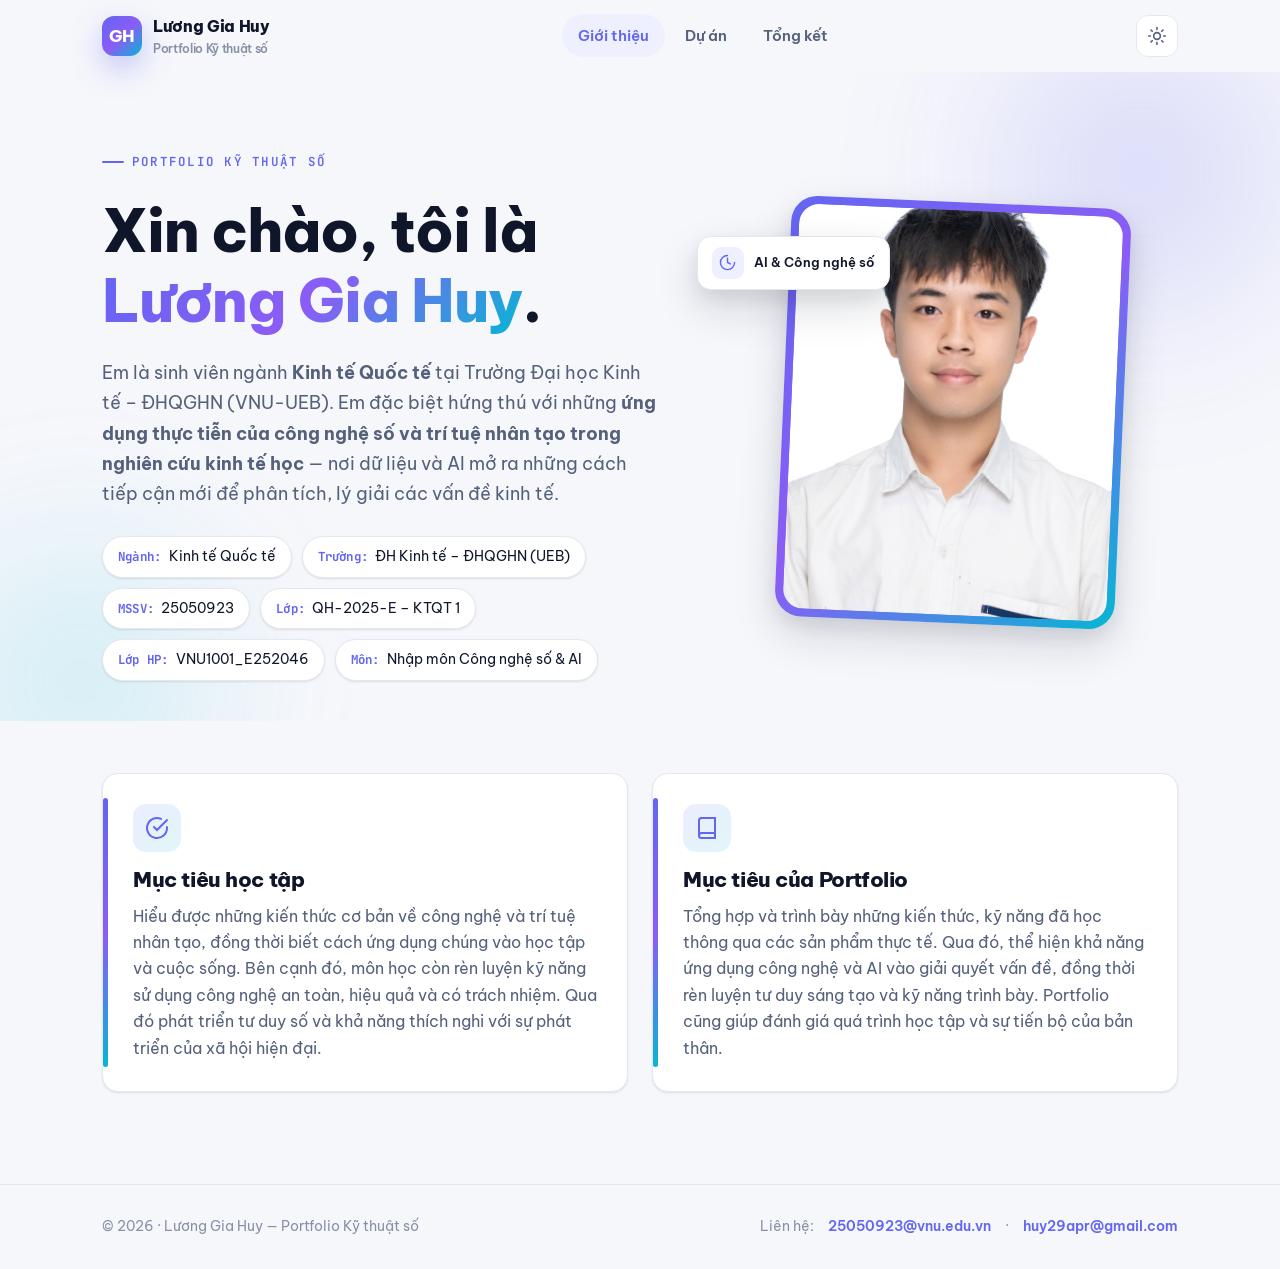
<file: index.html>
<!DOCTYPE html>
<html lang="vi" data-theme="light">
<head>
  <meta charset="UTF-8" />
  <meta name="viewport" content="width=device-width, initial-scale=1.0" />
  <title>Giới thiệu — Portfolio Kỹ thuật số</title>
  <meta name="description" content="Portfolio Kỹ thuật số — môn Nhập môn Công nghệ số và Ứng dụng Trí tuệ nhân tạo." />
  <meta name="theme-color" content="#6366f1" />
  <link rel="icon" href="data:image/svg+xml,%3Csvg xmlns='http://www.w3.org/2000/svg' viewBox='0 0 100 100'%3E%3Ctext y='.9em' font-size='90'%3E%F0%9F%8E%93%3C/text%3E%3C/svg%3E" />
  <script>
    (function () {
      try {
        var t = localStorage.getItem("theme");
        if (!t) t = matchMedia("(prefers-color-scheme: dark)").matches ? "dark" : "light";
        document.documentElement.setAttribute("data-theme", t);
      } catch (e) {}
    })();
  </script>
  <link rel="preconnect" href="https://fonts.googleapis.com" />
  <link rel="preconnect" href="https://fonts.gstatic.com" crossorigin />
  <link href="https://fonts.googleapis.com/css2?family=Be+Vietnam+Pro:wght@300;400;500;600;700;800&family=JetBrains+Mono:wght@400;500;700&display=swap" rel="stylesheet" />
  <link rel="stylesheet" href="css/style.css" />
</head>
<body>

  <!-- ============ HEADER ============ -->
  <header class="header">
    <div class="container nav">
      <a href="index.html" class="brand">
        <span class="brand-mark" data-cfg="initials">P</span>
        <span>
          <span data-cfg="fullName">Portfolio Kỹ thuật số</span>
          <span class="brand-sub">Portfolio Kỹ thuật số</span>
        </span>
      </a>
      <nav class="nav-links" aria-label="Điều hướng chính">
        <a href="index.html" class="active">Giới thiệu</a>
        <a href="projects.html">Dự án</a>
        <a href="summary.html">Tổng kết</a>
      </nav>
      <div class="nav-actions">
        <button class="icon-btn theme-toggle" aria-label="Đổi giao diện Sáng/Tối">
          <svg class="sun" viewBox="0 0 24 24" fill="none" stroke="currentColor" stroke-width="2" stroke-linecap="round"><circle cx="12" cy="12" r="4"/><path d="M12 2v2M12 20v2M4.9 4.9l1.4 1.4M17.7 17.7l1.4 1.4M2 12h2M20 12h2M4.9 19.1l1.4-1.4M17.7 6.3l1.4-1.4"/></svg>
          <svg class="moon" viewBox="0 0 24 24" fill="none" stroke="currentColor" stroke-width="2" stroke-linecap="round" stroke-linejoin="round"><path d="M21 12.8A9 9 0 1 1 11.2 3a7 7 0 0 0 9.8 9.8z"/></svg>
        </button>
        <button class="icon-btn nav-toggle" aria-label="Mở menu" aria-expanded="false">
          <svg viewBox="0 0 24 24" fill="none" stroke="currentColor" stroke-width="2" stroke-linecap="round"><path d="M3 6h18M3 12h18M3 18h18"/></svg>
        </button>
      </div>
    </div>
  </header>

  <!-- ============ HERO / GIỚI THIỆU ============ -->
  <section class="hero">
    <span class="blob blob-1"></span>
    <span class="blob blob-2"></span>
    <div class="container hero-grid">
      <div class="hero-text reveal">
        <span class="eyebrow">Portfolio Kỹ thuật số</span>
        <h1>Xin chào, tôi là <span class="gradient-text" data-cfg="fullName">[Họ và tên của bạn]</span>.</h1>

        <p class="lead">
          Em là sinh viên ngành <strong>Kinh tế Quốc tế</strong> tại Trường Đại học Kinh tế –
          ĐHQGHN (VNU-UEB). Em đặc biệt hứng thú với những <strong>ứng dụng thực tiễn của
          công nghệ số và trí tuệ nhân tạo trong nghiên cứu kinh tế học</strong> — nơi dữ liệu
          và AI mở ra những cách tiếp cận mới để phân tích, lý giải các vấn đề kinh tế.
        </p>

        <!-- Thông tin học tập -->
        <div class="hero-chips">
          <span class="chip-info"><b>Ngành:</b> <span data-cfg="major">[Ngành học]</span></span>
          <span class="chip-info"><b>Trường:</b> <span data-cfg="school">[Trường]</span></span>
          <span class="chip-info"><b>MSSV:</b> <span data-cfg="studentId">[Mã SV]</span></span>
          <span class="chip-info"><b>Lớp:</b> <span data-cfg="classHP">[Lớp]</span></span>
          <span class="chip-info"><b>Lớp HP:</b> <span data-cfg="lopHP">[Lớp học phần]</span></span>
          <span class="chip-info"><b>Môn:</b> <span data-cfg="course">Nhập môn Công nghệ số &amp; AI</span></span>
        </div>
      </div>

      <div class="hero-photo reveal">
        <div class="photo-frame">
          <img src="assets/placeholder-avatar.svg" alt="Ảnh đại diện"
               data-cfg-src="profileImage" data-fallback="assets/placeholder-avatar.svg" />
        </div>
        <div class="badge-float badge-1">
          <span class="dot"><svg viewBox="0 0 24 24" fill="none" stroke="currentColor" stroke-width="2" stroke-linecap="round"><path d="M12 2a10 10 0 1 0 10 10"/><path d="M12 6v6l4 2"/></svg></span>
          <span>AI &amp; Công nghệ số</span>
        </div>
      </div>
    </div>
  </section>

  <!-- ============ MỤC TIÊU ============ -->
  <section class="section-tight">
    <div class="container">
      <div class="goals-2">
        <div class="card goal-card reveal">
          <div class="card-icon"><svg viewBox="0 0 24 24" fill="none" stroke="currentColor" stroke-width="2" stroke-linecap="round"><path d="M22 11.08V12a10 10 0 1 1-5.93-9.14"/><path d="m22 4-10 10.01-3-3"/></svg></div>
          <h3>Mục tiêu học tập</h3>
          <p>Hiểu được những kiến thức cơ bản về công nghệ và trí tuệ nhân tạo, đồng thời biết cách ứng dụng chúng vào học tập và cuộc sống. Bên cạnh đó, môn học còn rèn luyện kỹ năng sử dụng công nghệ an toàn, hiệu quả và có trách nhiệm. Qua đó phát triển tư duy số và khả năng thích nghi với sự phát triển của xã hội hiện đại.</p>
        </div>
        <div class="card goal-card reveal">
          <div class="card-icon"><svg viewBox="0 0 24 24" fill="none" stroke="currentColor" stroke-width="2" stroke-linecap="round"><path d="M4 19.5A2.5 2.5 0 0 1 6.5 17H20"/><path d="M6.5 2H20v20H6.5A2.5 2.5 0 0 1 4 19.5v-15A2.5 2.5 0 0 1 6.5 2z"/></svg></div>
          <h3>Mục tiêu của Portfolio</h3>
          <p>Tổng hợp và trình bày những kiến thức, kỹ năng đã học thông qua các sản phẩm thực tế. Qua đó, thể hiện khả năng ứng dụng công nghệ và AI vào giải quyết vấn đề, đồng thời rèn luyện tư duy sáng tạo và kỹ năng trình bày. Portfolio cũng giúp đánh giá quá trình học tập và sự tiến bộ của bản thân.</p>
        </div>
      </div>
    </div>
  </section>

  <!-- ============ FOOTER ============ -->
  <footer class="footer">
    <div class="container footer-in">
      <p>© <span data-year>2026</span> · <span data-cfg="fullName">[Họ và tên]</span> — Portfolio Kỹ thuật số</p>
      <div class="contact">
        <span>Liên hệ:</span>
        <a href="#" data-cfg-mail="schoolEmail">[email trường]</a>
        <span>·</span>
        <a href="#" data-cfg-mail="email">[email cá nhân]</a>
      </div>
    </div>
  </footer>

  <button class="to-top" aria-label="Lên đầu trang">
    <svg viewBox="0 0 24 24" fill="none" stroke="currentColor" stroke-width="2" stroke-linecap="round"><path d="M12 19V5M6 11l6-6 6 6"/></svg>
  </button>

  <script src="js/config.js"></script>
  <script src="js/main.js"></script>
</body>
</html>
</file>
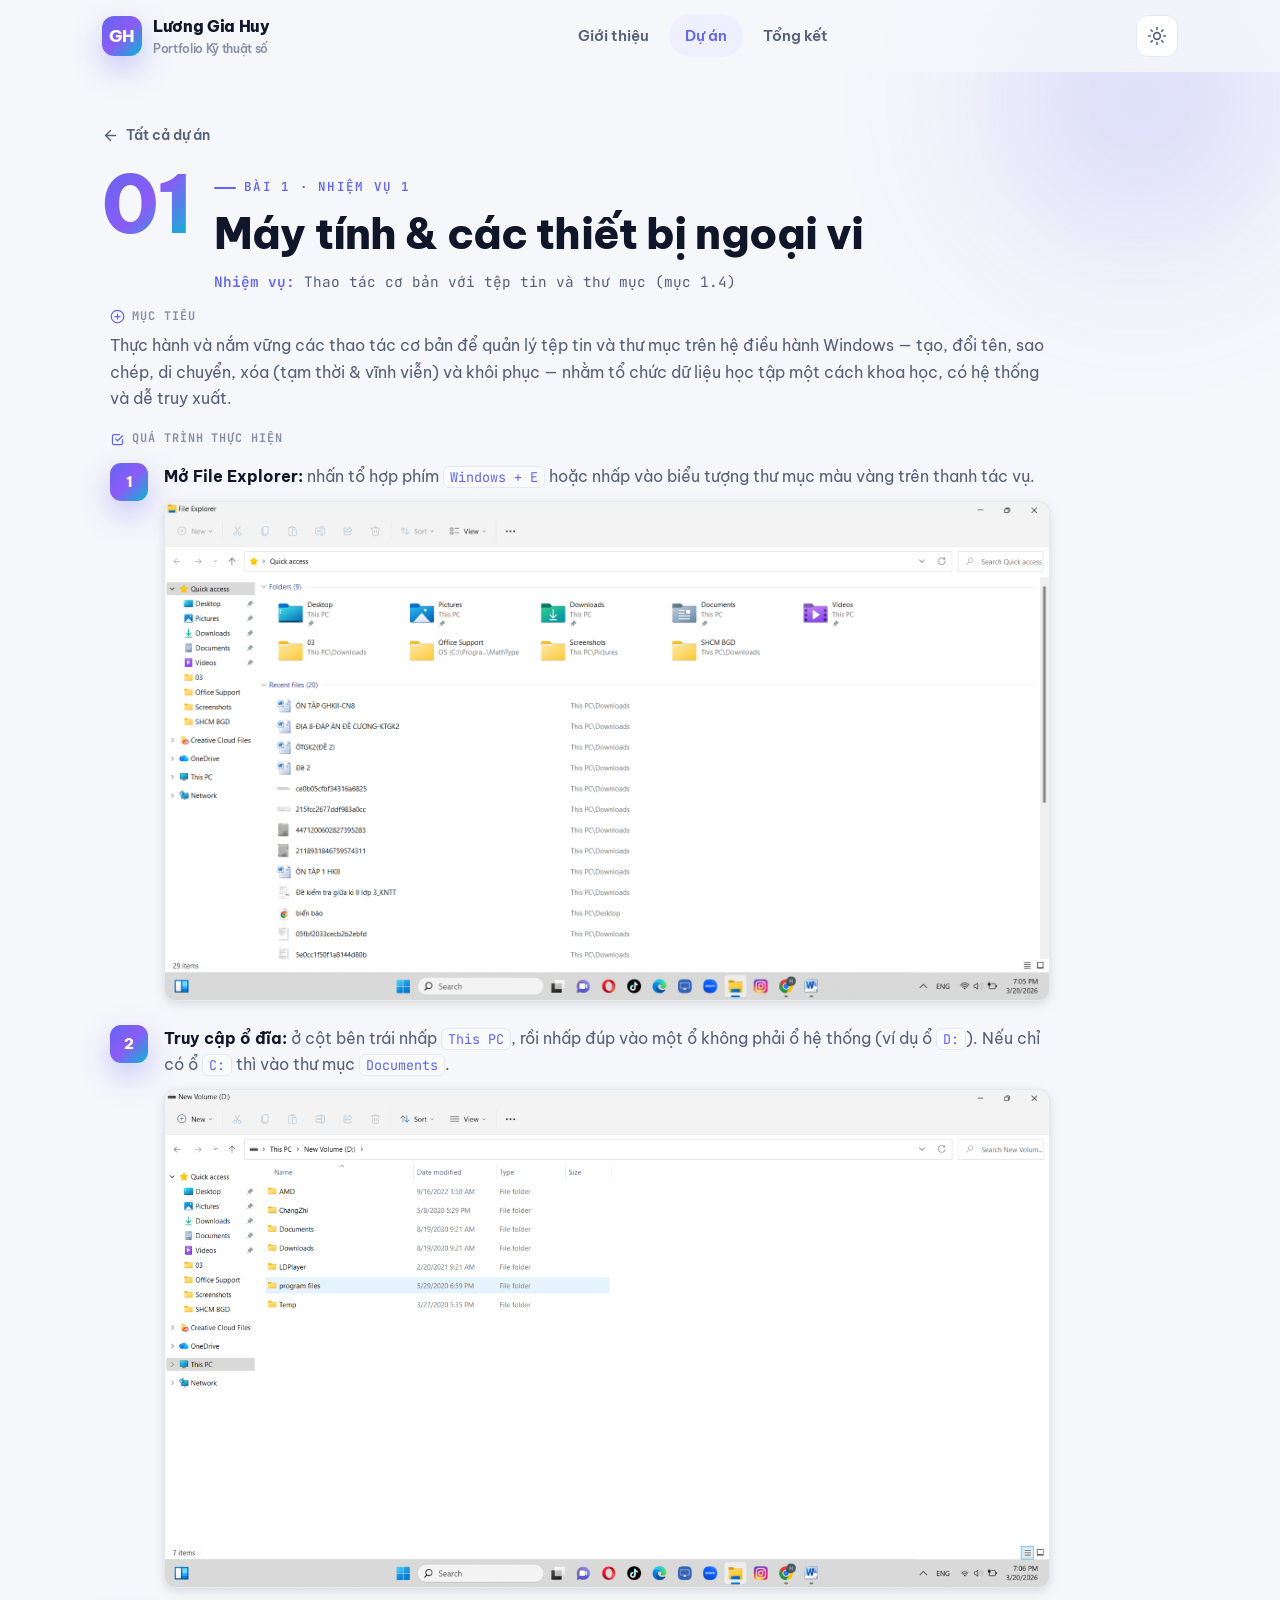
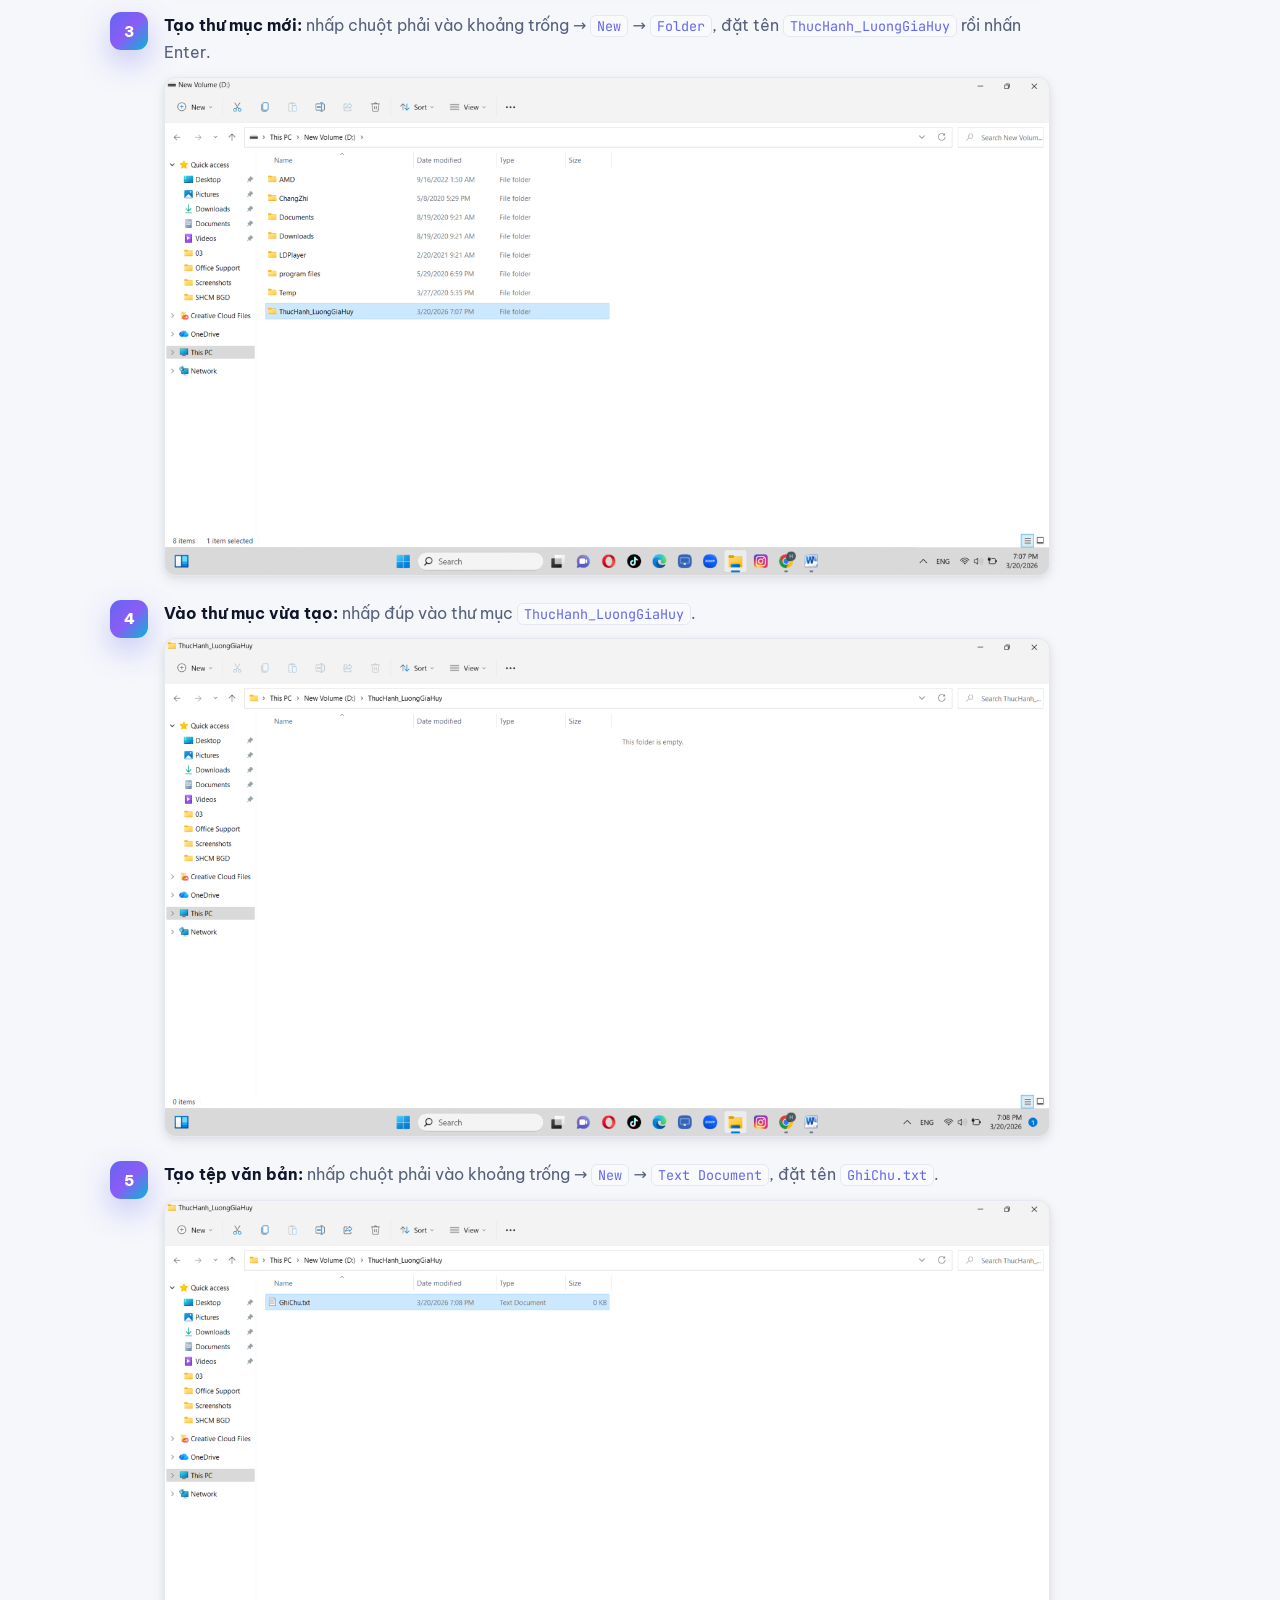
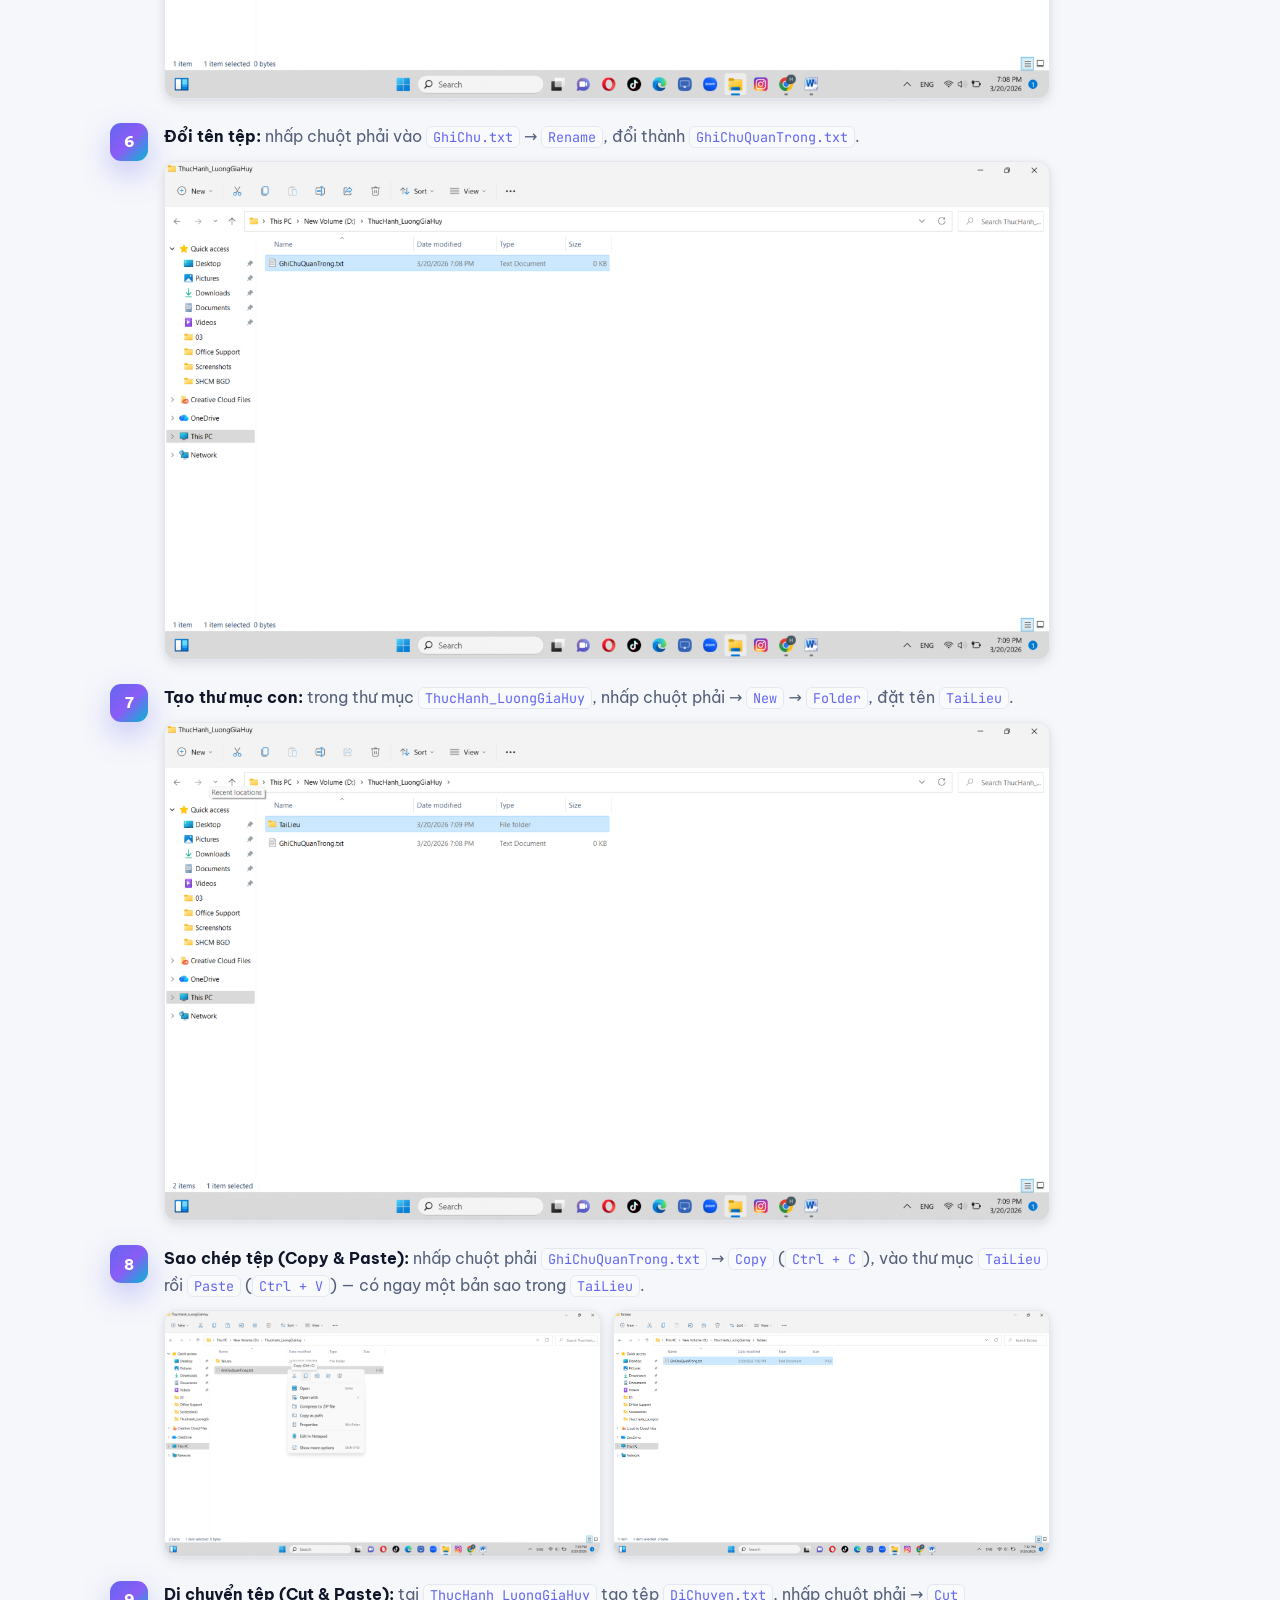
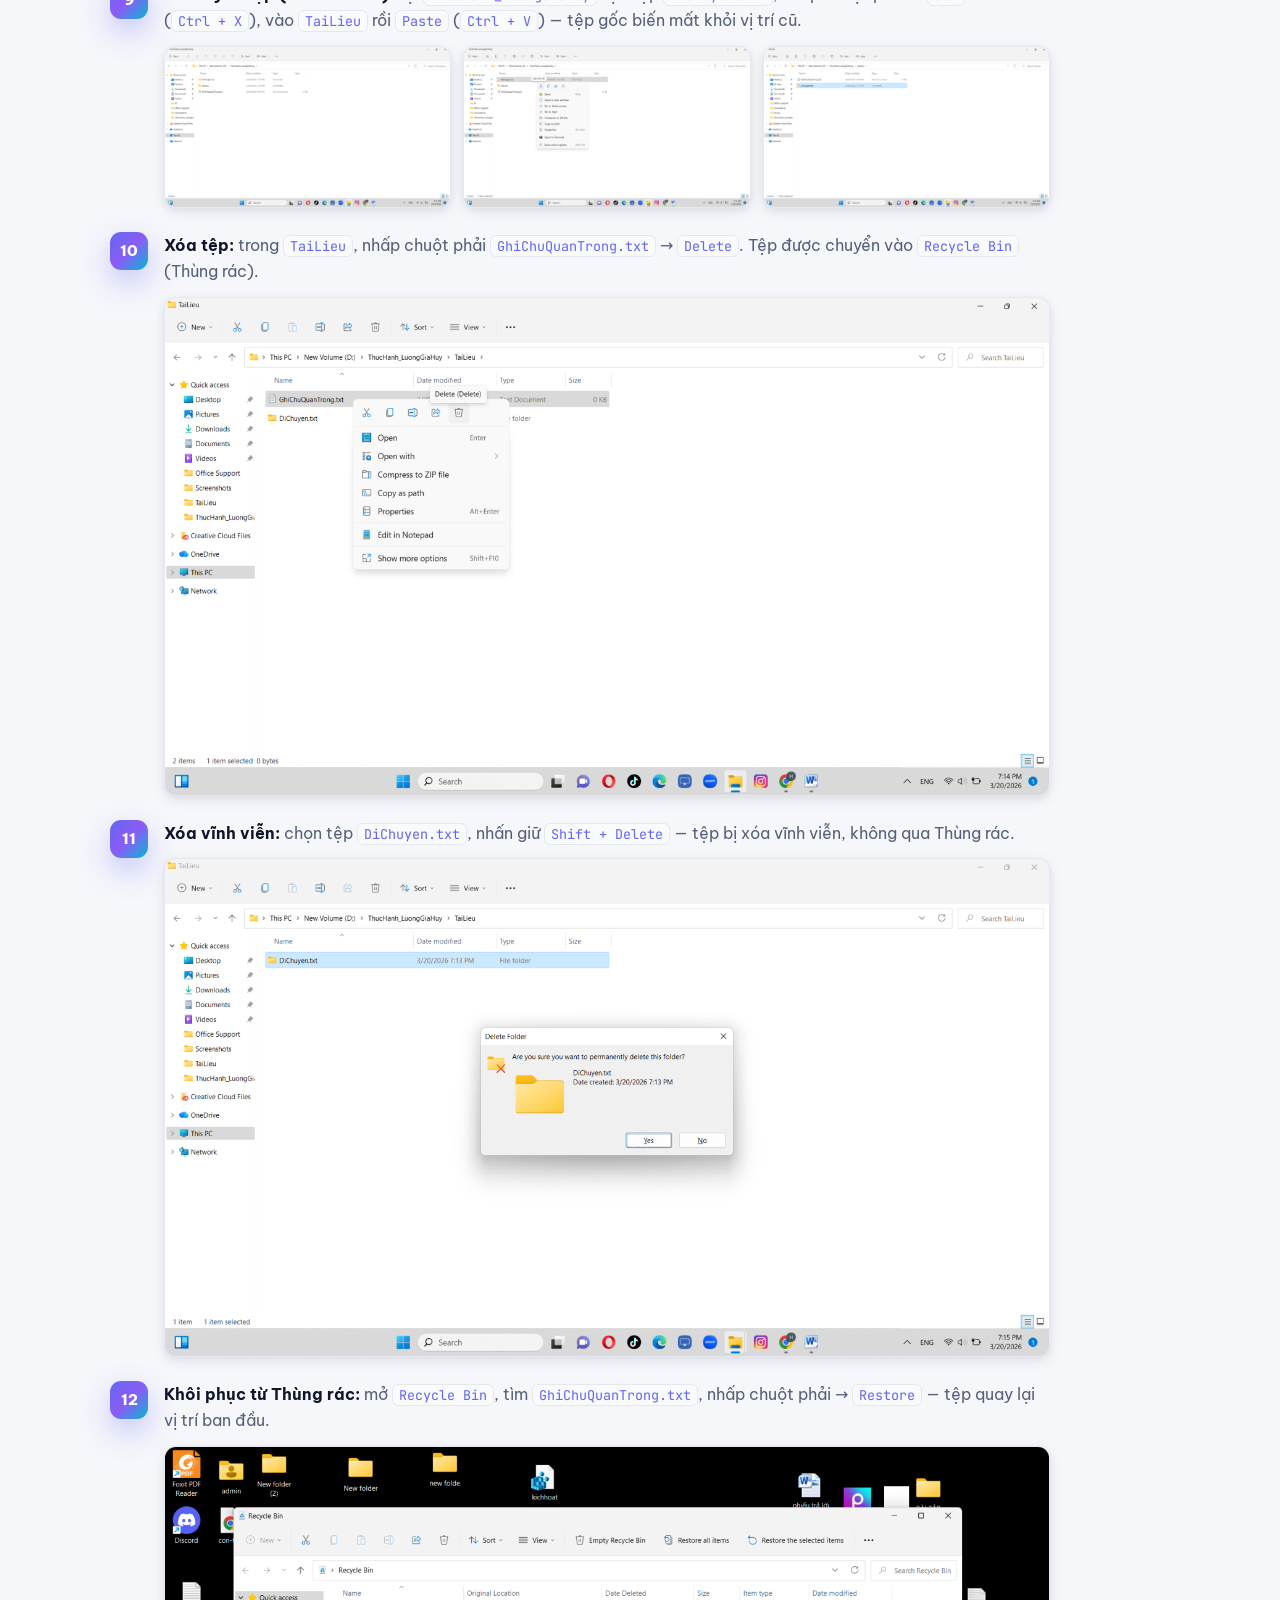
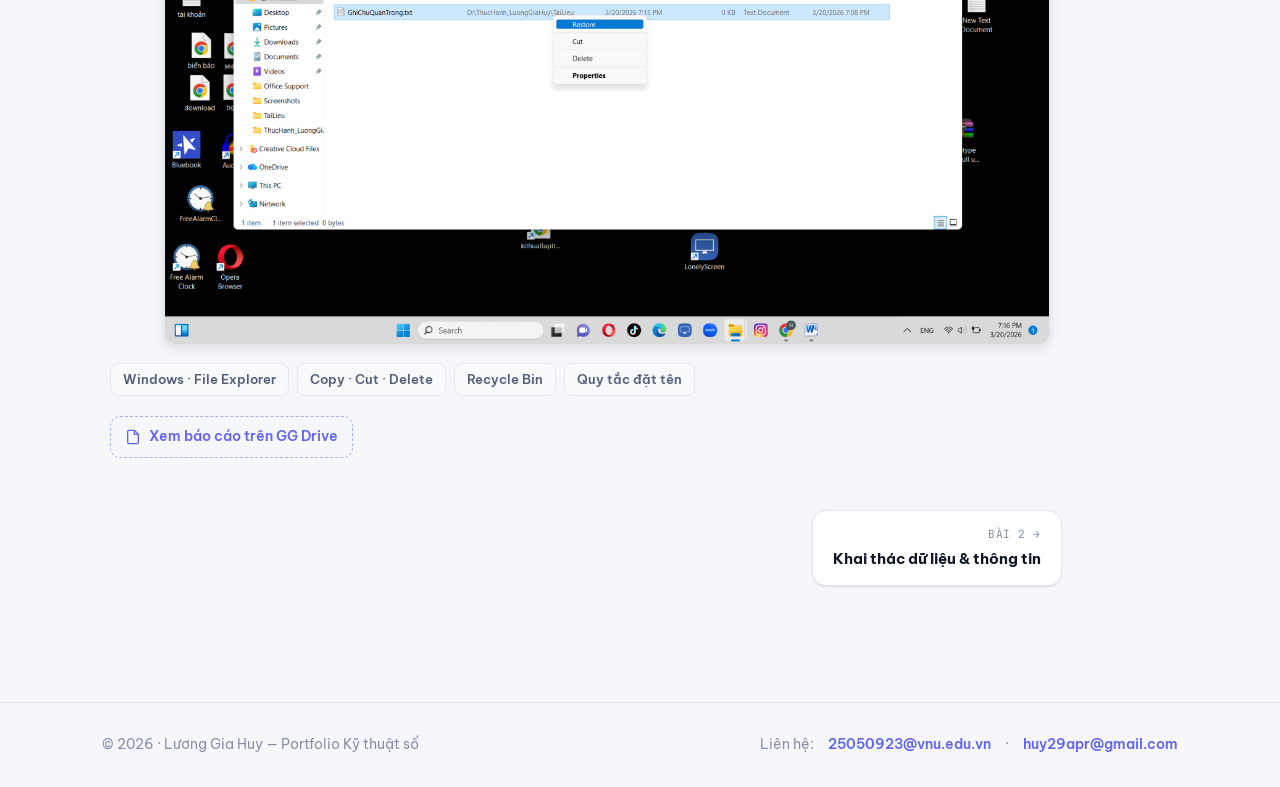
<file: bai1.html>
<!DOCTYPE html>
<html lang="vi" data-theme="light">
<head>
  <meta charset="UTF-8" />
  <meta name="viewport" content="width=device-width, initial-scale=1.0" />
  <title>Bài 1: Máy tính &amp; các thiết bị ngoại vi — Portfolio Kỹ thuật số</title>
  <meta name="description" content="6 bài tập thành phần: quản lý tệp, tìm kiếm thông tin, viết prompt, hợp tác trực tuyến, sáng tạo nội dung AI và sử dụng AI có trách nhiệm." />
  <meta name="theme-color" content="#6366f1" />
  <link rel="icon" href="data:image/svg+xml,%3Csvg xmlns='http://www.w3.org/2000/svg' viewBox='0 0 100 100'%3E%3Ctext y='.9em' font-size='90'%3E%F0%9F%8E%93%3C/text%3E%3C/svg%3E" />
  <script>
    (function () {
      try {
        var t = localStorage.getItem("theme");
        if (!t) t = matchMedia("(prefers-color-scheme: dark)").matches ? "dark" : "light";
        document.documentElement.setAttribute("data-theme", t);
      } catch (e) {}
    })();
  </script>
  <link rel="preconnect" href="https://fonts.googleapis.com" />
  <link rel="preconnect" href="https://fonts.gstatic.com" crossorigin />
  <link href="https://fonts.googleapis.com/css2?family=Be+Vietnam+Pro:wght@300;400;500;600;700;800&family=JetBrains+Mono:wght@400;500;700&display=swap" rel="stylesheet" />
  <link rel="stylesheet" href="css/style.css" />
</head>
<body>

  <!-- ============ HEADER ============ -->
  <header class="header">
    <div class="container nav">
      <a href="index.html" class="brand">
        <span class="brand-mark" data-cfg="initials">P</span>
        <span>
          <span data-cfg="fullName">Portfolio Kỹ thuật số</span>
          <span class="brand-sub">Portfolio Kỹ thuật số</span>
        </span>
      </a>
      <nav class="nav-links" aria-label="Điều hướng chính">
        <a href="index.html">Giới thiệu</a>
        <a href="projects.html" class="active">Dự án</a>
        <a href="summary.html">Tổng kết</a>
      </nav>
      <div class="nav-actions">
        <button class="icon-btn theme-toggle" aria-label="Đổi giao diện Sáng/Tối">
          <svg class="sun" viewBox="0 0 24 24" fill="none" stroke="currentColor" stroke-width="2" stroke-linecap="round"><circle cx="12" cy="12" r="4"/><path d="M12 2v2M12 20v2M4.9 4.9l1.4 1.4M17.7 17.7l1.4 1.4M2 12h2M20 12h2M4.9 19.1l1.4-1.4M17.7 6.3l1.4-1.4"/></svg>
          <svg class="moon" viewBox="0 0 24 24" fill="none" stroke="currentColor" stroke-width="2" stroke-linecap="round" stroke-linejoin="round"><path d="M21 12.8A9 9 0 1 1 11.2 3a7 7 0 0 0 9.8 9.8z"/></svg>
        </button>
        <button class="icon-btn nav-toggle" aria-label="Mở menu" aria-expanded="false">
          <svg viewBox="0 0 24 24" fill="none" stroke="currentColor" stroke-width="2" stroke-linecap="round"><path d="M3 6h18M3 12h18M3 18h18"/></svg>
        </button>
      </div>
    </div>
  </header>

  <!-- ============ TIÊU ĐỀ BÀI ============ -->
  <section class="section-tight" style="padding-bottom:10px;">
    <span class="blob blob-1"></span>
    <div class="container">
      <a href="projects.html" class="back-link"><svg width="17" height="17" viewBox="0 0 24 24" fill="none" stroke="currentColor" stroke-width="2" stroke-linecap="round" stroke-linejoin="round"><path d="M19 12H5M12 19l-7-7 7-7"/></svg> Tất cả dự án</a>
      <div class="detail-hero reveal">
        <span class="proj-num-lg gradient-text">01</span>
        <div>
          <span class="eyebrow">Bài 1 · Nhiệm vụ 1</span>
          <h1>Máy tính &amp; các thiết bị ngoại vi</h1>
          <p class="proj-task-lg"><b>Nhiệm vụ:</b> Thao tác cơ bản với tệp tin và thư mục (mục 1.4)</p>
        </div>
      </div>
    </div>
  </section>

  <!-- ============ NỘI DUNG BÀI ============ -->
  <section style="padding-top:0;">
    <div class="container">
      <div class="detail-wrap reveal">
        <div class="proj-detail-body">
            <div class="block-label"><svg viewBox="0 0 24 24" fill="none" stroke="currentColor" stroke-width="2"><circle cx="12" cy="12" r="10"/><path d="M12 8v8M8 12h8" stroke-linecap="round"/></svg> Mục tiêu</div>
            <p>Thực hành và nắm vững các thao tác cơ bản để quản lý tệp tin và thư mục trên hệ điều hành Windows — tạo, đổi tên, sao chép, di chuyển, xóa (tạm thời &amp; vĩnh viễn) và khôi phục — nhằm tổ chức dữ liệu học tập một cách khoa học, có hệ thống và dễ truy xuất.</p>

            <div class="block-label"><svg viewBox="0 0 24 24" fill="none" stroke="currentColor" stroke-width="2" stroke-linecap="round"><path d="M9 11l3 3 8-8"/><path d="M20 12v6a2 2 0 0 1-2 2H6a2 2 0 0 1-2-2V6a2 2 0 0 1 2-2h9"/></svg> Quá trình thực hiện</div>
            <div class="steps">

              <div class="step"><div class="step-num">1</div><div class="step-content">
                <p class="step-text"><b>Mở File Explorer:</b> nhấn tổ hợp phím <code>Windows + E</code> hoặc nhấp vào biểu tượng thư mục màu vàng trên thanh tác vụ.</p>
                <div class="step-shots"><figure><img src="assets/bai1-01.png" alt="Bước 1 — Mở File Explorer" loading="lazy"></figure></div>
              </div></div>

              <div class="step"><div class="step-num">2</div><div class="step-content">
                <p class="step-text"><b>Truy cập ổ đĩa:</b> ở cột bên trái nhấp <code>This PC</code>, rồi nhấp đúp vào một ổ không phải ổ hệ thống (ví dụ ổ <code>D:</code>). Nếu chỉ có ổ <code>C:</code> thì vào thư mục <code>Documents</code>.</p>
                <div class="step-shots"><figure><img src="assets/bai1-02.png" alt="Bước 2 — Truy cập ổ đĩa" loading="lazy"></figure></div>
              </div></div>

              <div class="step"><div class="step-num">3</div><div class="step-content">
                <p class="step-text"><b>Tạo thư mục mới:</b> nhấp chuột phải vào khoảng trống → <code>New</code> → <code>Folder</code>, đặt tên <code>ThucHanh_LuongGiaHuy</code> rồi nhấn Enter.</p>
                <div class="step-shots"><figure><img src="assets/bai1-03.png" alt="Bước 3 — Tạo thư mục mới" loading="lazy"></figure></div>
              </div></div>

              <div class="step"><div class="step-num">4</div><div class="step-content">
                <p class="step-text"><b>Vào thư mục vừa tạo:</b> nhấp đúp vào thư mục <code>ThucHanh_LuongGiaHuy</code>.</p>
                <div class="step-shots"><figure><img src="assets/bai1-04.png" alt="Bước 4 — Vào thư mục" loading="lazy"></figure></div>
              </div></div>

              <div class="step"><div class="step-num">5</div><div class="step-content">
                <p class="step-text"><b>Tạo tệp văn bản:</b> nhấp chuột phải vào khoảng trống → <code>New</code> → <code>Text Document</code>, đặt tên <code>GhiChu.txt</code>.</p>
                <div class="step-shots"><figure><img src="assets/bai1-05.png" alt="Bước 5 — Tạo tệp văn bản" loading="lazy"></figure></div>
              </div></div>

              <div class="step"><div class="step-num">6</div><div class="step-content">
                <p class="step-text"><b>Đổi tên tệp:</b> nhấp chuột phải vào <code>GhiChu.txt</code> → <code>Rename</code>, đổi thành <code>GhiChuQuanTrong.txt</code>.</p>
                <div class="step-shots"><figure><img src="assets/bai1-06.png" alt="Bước 6 — Đổi tên tệp" loading="lazy"></figure></div>
              </div></div>

              <div class="step"><div class="step-num">7</div><div class="step-content">
                <p class="step-text"><b>Tạo thư mục con:</b> trong thư mục <code>ThucHanh_LuongGiaHuy</code>, nhấp chuột phải → <code>New</code> → <code>Folder</code>, đặt tên <code>TaiLieu</code>.</p>
                <div class="step-shots"><figure><img src="assets/bai1-07.png" alt="Bước 7 — Tạo thư mục con" loading="lazy"></figure></div>
              </div></div>

              <div class="step"><div class="step-num">8</div><div class="step-content">
                <p class="step-text"><b>Sao chép tệp (Copy &amp; Paste):</b> nhấp chuột phải <code>GhiChuQuanTrong.txt</code> → <code>Copy</code> (<code>Ctrl + C</code>), vào thư mục <code>TaiLieu</code> rồi <code>Paste</code> (<code>Ctrl + V</code>) — có ngay một bản sao trong <code>TaiLieu</code>.</p>
                <div class="step-shots"><figure><img src="assets/bai1-08.png" alt="Bước 8 — Copy" loading="lazy"></figure><figure><img src="assets/bai1-09.png" alt="Bước 8 — Paste" loading="lazy"></figure></div>
              </div></div>

              <div class="step"><div class="step-num">9</div><div class="step-content">
                <p class="step-text"><b>Di chuyển tệp (Cut &amp; Paste):</b> tại <code>ThucHanh_LuongGiaHuy</code> tạo tệp <code>DiChuyen.txt</code>, nhấp chuột phải → <code>Cut</code> (<code>Ctrl + X</code>), vào <code>TaiLieu</code> rồi <code>Paste</code> (<code>Ctrl + V</code>) — tệp gốc biến mất khỏi vị trí cũ.</p>
                <div class="step-shots"><figure><img src="assets/bai1-10.png" alt="Bước 9 — Tạo tệp DiChuyen" loading="lazy"></figure><figure><img src="assets/bai1-11.png" alt="Bước 9 — Cut" loading="lazy"></figure><figure><img src="assets/bai1-12.png" alt="Bước 9 — Paste" loading="lazy"></figure></div>
              </div></div>

              <div class="step"><div class="step-num">10</div><div class="step-content">
                <p class="step-text"><b>Xóa tệp:</b> trong <code>TaiLieu</code>, nhấp chuột phải <code>GhiChuQuanTrong.txt</code> → <code>Delete</code>. Tệp được chuyển vào <code>Recycle Bin</code> (Thùng rác).</p>
                <div class="step-shots"><figure><img src="assets/bai1-13.png" alt="Bước 10 — Xóa tệp" loading="lazy"></figure></div>
              </div></div>

              <div class="step"><div class="step-num">11</div><div class="step-content">
                <p class="step-text"><b>Xóa vĩnh viễn:</b> chọn tệp <code>DiChuyen.txt</code>, nhấn giữ <code>Shift + Delete</code> — tệp bị xóa vĩnh viễn, không qua Thùng rác.</p>
                <div class="step-shots"><figure><img src="assets/bai1-14.png" alt="Bước 11 — Xóa vĩnh viễn" loading="lazy"></figure></div>
              </div></div>

              <div class="step"><div class="step-num">12</div><div class="step-content">
                <p class="step-text"><b>Khôi phục từ Thùng rác:</b> mở <code>Recycle Bin</code>, tìm <code>GhiChuQuanTrong.txt</code>, nhấp chuột phải → <code>Restore</code> — tệp quay lại vị trí ban đầu.</p>
                <div class="step-shots"><figure><img src="assets/bai1-15.png" alt="Bước 12 — Khôi phục" loading="lazy"></figure></div>
              </div></div>

            </div>

            <div class="tags"><span class="tag">Windows · File Explorer</span><span class="tag">Copy · Cut · Delete</span><span class="tag">Recycle Bin</span><span class="tag">Quy tắc đặt tên</span></div>
            <div class="project-links">
              <a class="link-pill" href="https://docs.google.com/document/d/1HOfa9Y29FtbAio6-Qpr-QR5oJ4--7rfn/edit?usp=drive_link&amp;ouid=116166719151301842061&amp;rtpof=true&amp;sd=true" target="_blank" rel="noopener noreferrer"><svg viewBox="0 0 24 24" fill="none" stroke="currentColor" stroke-width="2" stroke-linecap="round"><path d="M14 2H6a2 2 0 0 0-2 2v16a2 2 0 0 0 2 2h12a2 2 0 0 0 2-2V8z"/><path d="M14 2v6h6"/></svg> Xem báo cáo trên GG Drive</a>
            </div>
          </div>
        <nav class="page-nav"><a class="next" href="bai2.html"><span class="pn-label">Bài 2 →</span><span class="pn-title">Khai thác dữ liệu &amp; thông tin</span></a></nav>
      </div>
    </div>
  </section>

<!-- ============ FOOTER ============ -->
  <footer class="footer">
    <div class="container footer-in">
      <p>© <span data-year>2026</span> · <span data-cfg="fullName">[Họ và tên]</span> — Portfolio Kỹ thuật số</p>
      <div class="contact">
        <span>Liên hệ:</span>
        <a href="#" data-cfg-mail="schoolEmail">[email trường]</a>
        <span>·</span>
        <a href="#" data-cfg-mail="email">[email cá nhân]</a>
      </div>
    </div>
  </footer>

  <button class="to-top" aria-label="Lên đầu trang">
    <svg viewBox="0 0 24 24" fill="none" stroke="currentColor" stroke-width="2" stroke-linecap="round"><path d="M12 19V5M6 11l6-6 6 6"/></svg>
  </button>

  <script src="js/config.js"></script>
  <script src="js/main.js"></script>
</body>
</html>
</file>
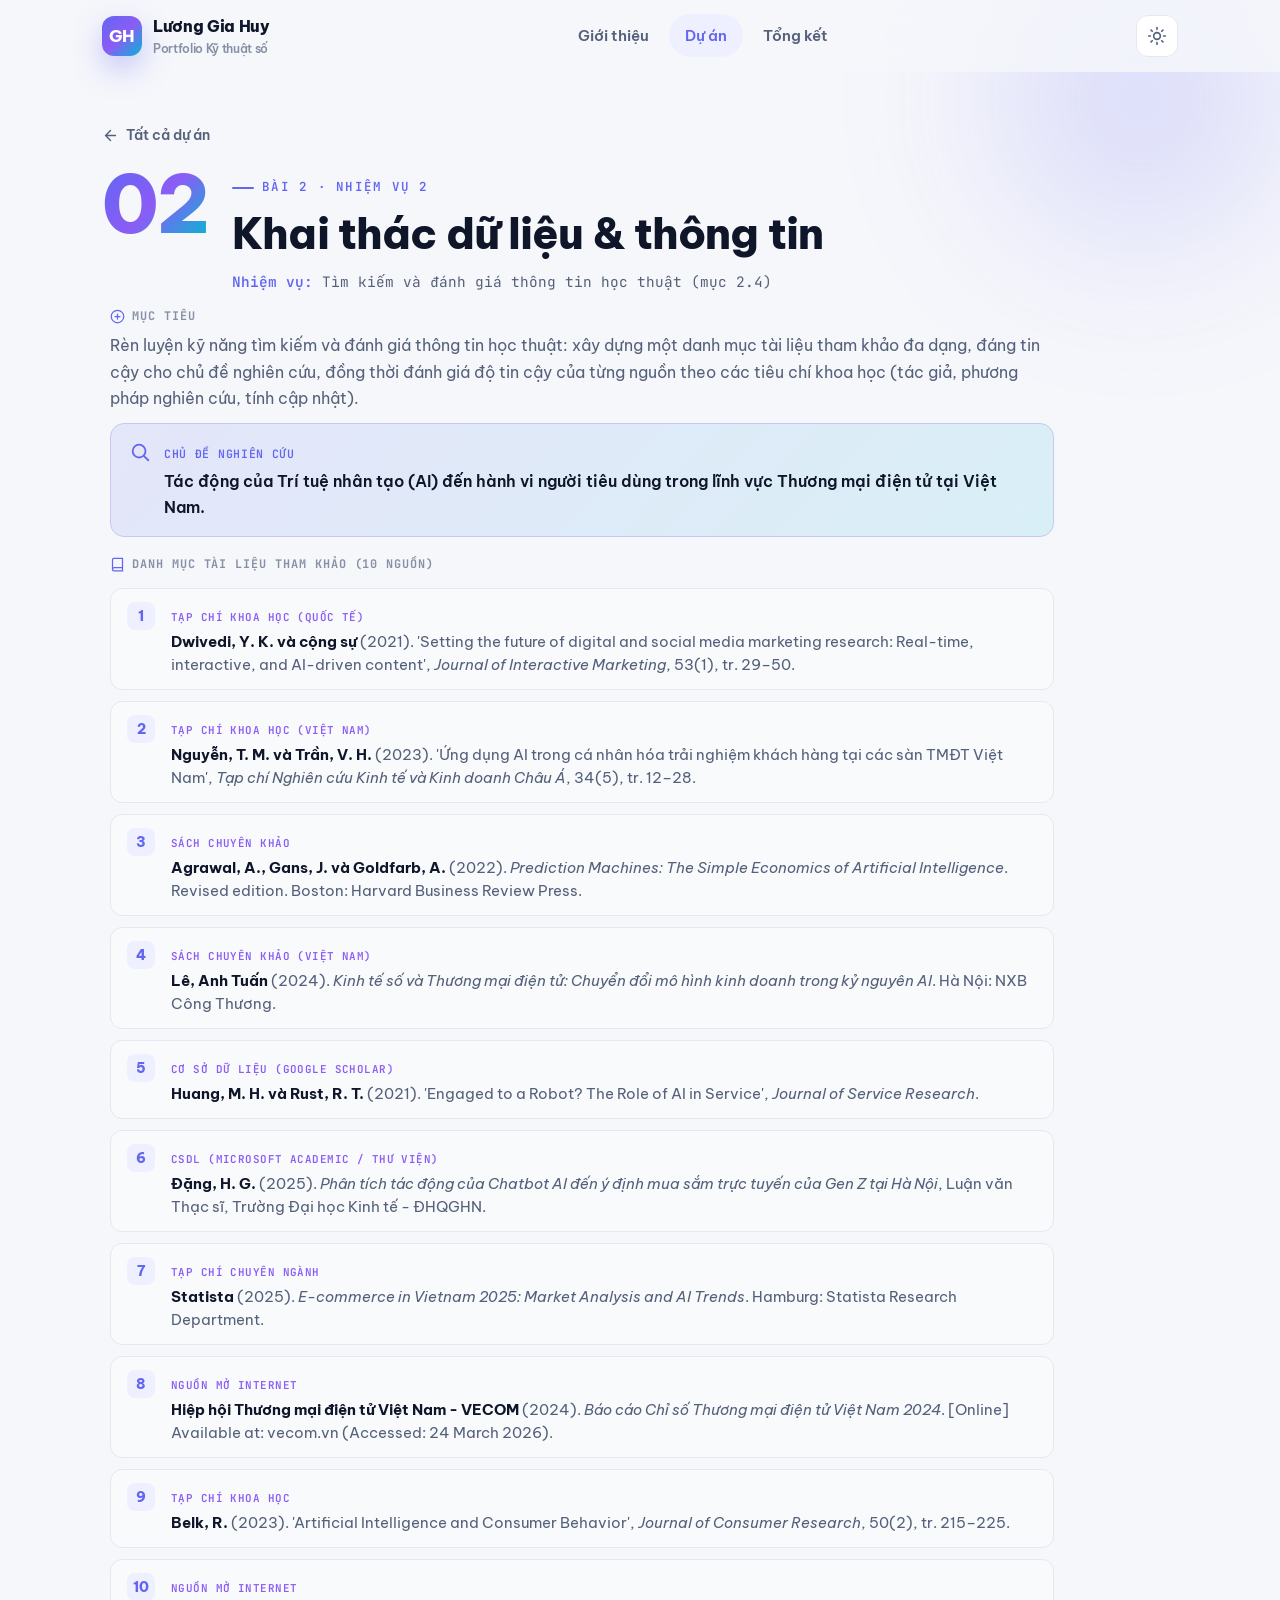
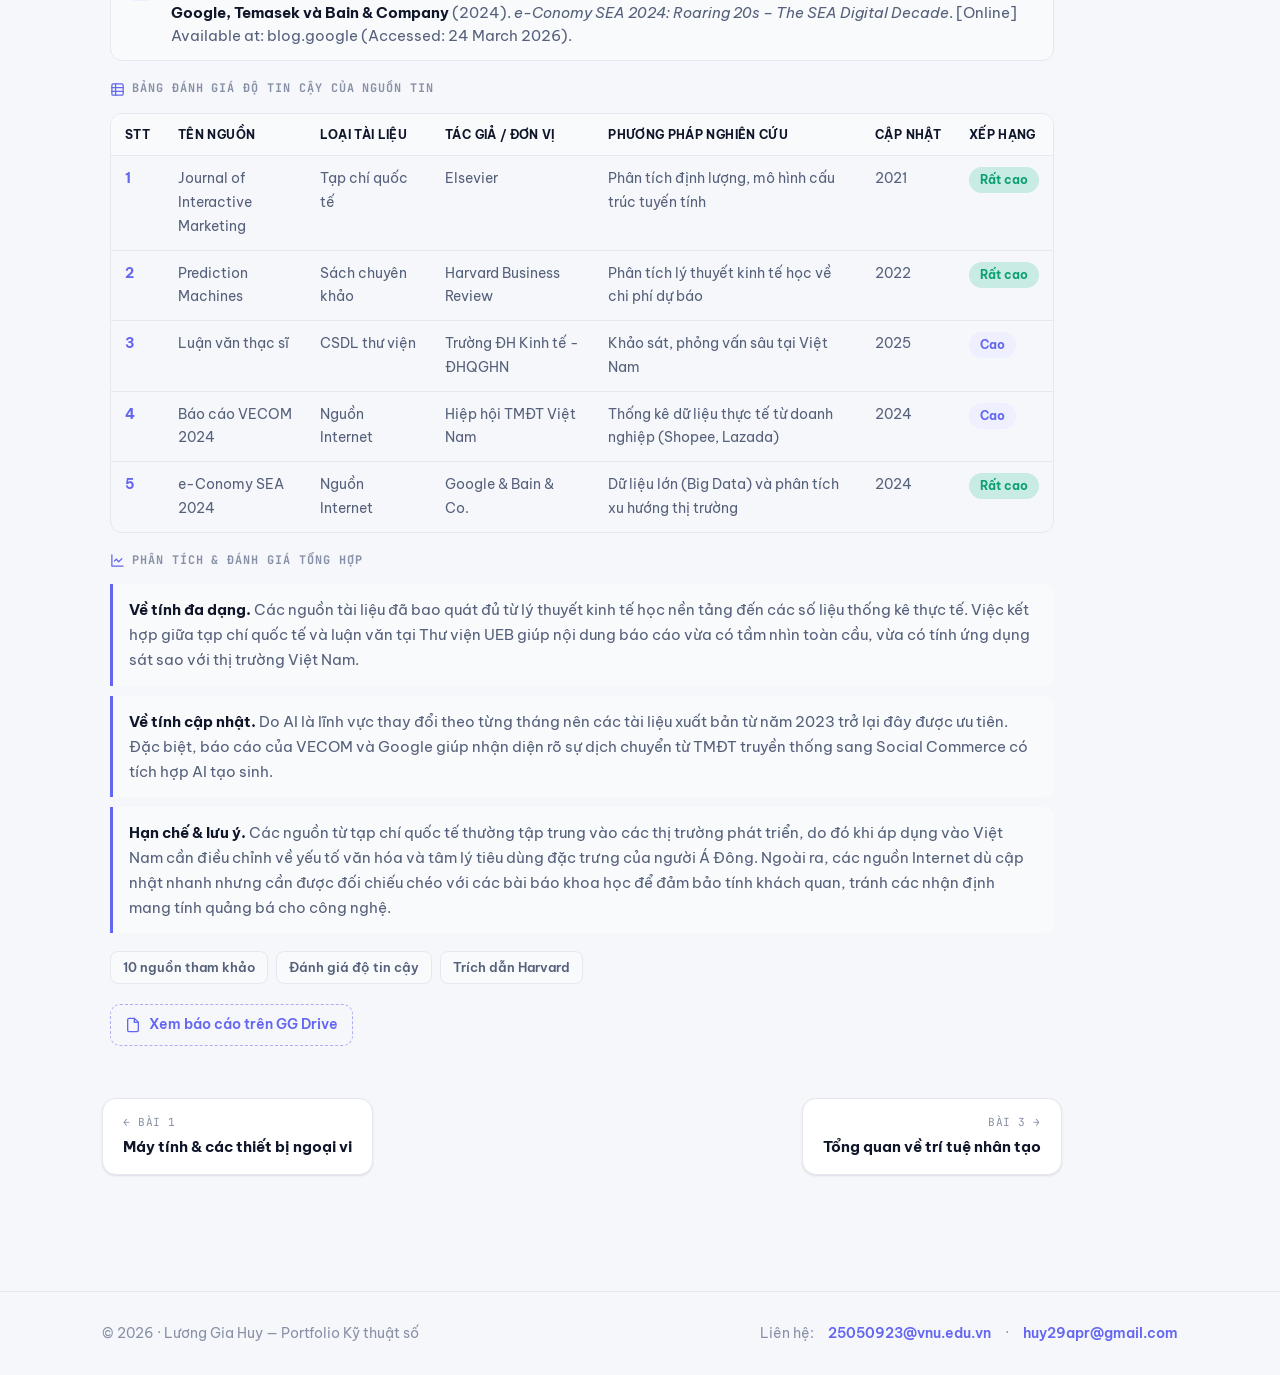
<file: bai2.html>
<!DOCTYPE html>
<html lang="vi" data-theme="light">
<head>
  <meta charset="UTF-8" />
  <meta name="viewport" content="width=device-width, initial-scale=1.0" />
  <title>Bài 2: Khai thác dữ liệu &amp; thông tin — Portfolio Kỹ thuật số</title>
  <meta name="description" content="6 bài tập thành phần: quản lý tệp, tìm kiếm thông tin, viết prompt, hợp tác trực tuyến, sáng tạo nội dung AI và sử dụng AI có trách nhiệm." />
  <meta name="theme-color" content="#6366f1" />
  <link rel="icon" href="data:image/svg+xml,%3Csvg xmlns='http://www.w3.org/2000/svg' viewBox='0 0 100 100'%3E%3Ctext y='.9em' font-size='90'%3E%F0%9F%8E%93%3C/text%3E%3C/svg%3E" />
  <script>
    (function () {
      try {
        var t = localStorage.getItem("theme");
        if (!t) t = matchMedia("(prefers-color-scheme: dark)").matches ? "dark" : "light";
        document.documentElement.setAttribute("data-theme", t);
      } catch (e) {}
    })();
  </script>
  <link rel="preconnect" href="https://fonts.googleapis.com" />
  <link rel="preconnect" href="https://fonts.gstatic.com" crossorigin />
  <link href="https://fonts.googleapis.com/css2?family=Be+Vietnam+Pro:wght@300;400;500;600;700;800&family=JetBrains+Mono:wght@400;500;700&display=swap" rel="stylesheet" />
  <link rel="stylesheet" href="css/style.css" />
</head>
<body>

  <!-- ============ HEADER ============ -->
  <header class="header">
    <div class="container nav">
      <a href="index.html" class="brand">
        <span class="brand-mark" data-cfg="initials">P</span>
        <span>
          <span data-cfg="fullName">Portfolio Kỹ thuật số</span>
          <span class="brand-sub">Portfolio Kỹ thuật số</span>
        </span>
      </a>
      <nav class="nav-links" aria-label="Điều hướng chính">
        <a href="index.html">Giới thiệu</a>
        <a href="projects.html" class="active">Dự án</a>
        <a href="summary.html">Tổng kết</a>
      </nav>
      <div class="nav-actions">
        <button class="icon-btn theme-toggle" aria-label="Đổi giao diện Sáng/Tối">
          <svg class="sun" viewBox="0 0 24 24" fill="none" stroke="currentColor" stroke-width="2" stroke-linecap="round"><circle cx="12" cy="12" r="4"/><path d="M12 2v2M12 20v2M4.9 4.9l1.4 1.4M17.7 17.7l1.4 1.4M2 12h2M20 12h2M4.9 19.1l1.4-1.4M17.7 6.3l1.4-1.4"/></svg>
          <svg class="moon" viewBox="0 0 24 24" fill="none" stroke="currentColor" stroke-width="2" stroke-linecap="round" stroke-linejoin="round"><path d="M21 12.8A9 9 0 1 1 11.2 3a7 7 0 0 0 9.8 9.8z"/></svg>
        </button>
        <button class="icon-btn nav-toggle" aria-label="Mở menu" aria-expanded="false">
          <svg viewBox="0 0 24 24" fill="none" stroke="currentColor" stroke-width="2" stroke-linecap="round"><path d="M3 6h18M3 12h18M3 18h18"/></svg>
        </button>
      </div>
    </div>
  </header>

  <!-- ============ TIÊU ĐỀ BÀI ============ -->
  <section class="section-tight" style="padding-bottom:10px;">
    <span class="blob blob-1"></span>
    <div class="container">
      <a href="projects.html" class="back-link"><svg width="17" height="17" viewBox="0 0 24 24" fill="none" stroke="currentColor" stroke-width="2" stroke-linecap="round" stroke-linejoin="round"><path d="M19 12H5M12 19l-7-7 7-7"/></svg> Tất cả dự án</a>
      <div class="detail-hero reveal">
        <span class="proj-num-lg gradient-text">02</span>
        <div>
          <span class="eyebrow">Bài 2 · Nhiệm vụ 2</span>
          <h1>Khai thác dữ liệu &amp; thông tin</h1>
          <p class="proj-task-lg"><b>Nhiệm vụ:</b> Tìm kiếm và đánh giá thông tin học thuật (mục 2.4)</p>
        </div>
      </div>
    </div>
  </section>

  <!-- ============ NỘI DUNG BÀI ============ -->
  <section style="padding-top:0;">
    <div class="container">
      <div class="detail-wrap reveal">
        <div class="proj-detail-body">
            <div class="block-label"><svg viewBox="0 0 24 24" fill="none" stroke="currentColor" stroke-width="2"><circle cx="12" cy="12" r="10"/><path d="M12 8v8M8 12h8" stroke-linecap="round"/></svg> Mục tiêu</div>
            <p>Rèn luyện kỹ năng tìm kiếm và đánh giá thông tin học thuật: xây dựng một danh mục tài liệu tham khảo đa dạng, đáng tin cậy cho chủ đề nghiên cứu, đồng thời đánh giá độ tin cậy của từng nguồn theo các tiêu chí khoa học (tác giả, phương pháp nghiên cứu, tính cập nhật).</p>

            <div class="callout">
              <span class="c-ico"><svg viewBox="0 0 24 24" fill="none" stroke="currentColor" stroke-width="2" stroke-linecap="round"><circle cx="11" cy="11" r="7"/><path d="M21 21l-4.3-4.3"/></svg></span>
              <div>
                <span class="c-eyebrow">Chủ đề nghiên cứu</span>
                <p>Tác động của Trí tuệ nhân tạo (AI) đến hành vi người tiêu dùng trong lĩnh vực Thương mại điện tử tại Việt Nam.</p>
              </div>
            </div>

            <div class="block-label"><svg viewBox="0 0 24 24" fill="none" stroke="currentColor" stroke-width="2" stroke-linecap="round"><path d="M4 19.5A2.5 2.5 0 0 1 6.5 17H20"/><path d="M6.5 2H20v20H6.5A2.5 2.5 0 0 1 4 19.5v-15A2.5 2.5 0 0 1 6.5 2z"/></svg> Danh mục tài liệu tham khảo (10 nguồn)</div>
            <div class="ref-list">
              <div class="ref-item"><span class="ref-no">1</span><div><span class="ref-type">Tạp chí khoa học (Quốc tế)</span><div class="ref-cite"><b>Dwivedi, Y. K. và cộng sự</b> (2021). 'Setting the future of digital and social media marketing research: Real-time, interactive, and AI-driven content', <i>Journal of Interactive Marketing</i>, 53(1), tr. 29–50.</div></div></div>
              <div class="ref-item"><span class="ref-no">2</span><div><span class="ref-type">Tạp chí khoa học (Việt Nam)</span><div class="ref-cite"><b>Nguyễn, T. M. và Trần, V. H.</b> (2023). 'Ứng dụng AI trong cá nhân hóa trải nghiệm khách hàng tại các sàn TMĐT Việt Nam', <i>Tạp chí Nghiên cứu Kinh tế và Kinh doanh Châu Á</i>, 34(5), tr. 12–28.</div></div></div>
              <div class="ref-item"><span class="ref-no">3</span><div><span class="ref-type">Sách chuyên khảo</span><div class="ref-cite"><b>Agrawal, A., Gans, J. và Goldfarb, A.</b> (2022). <i>Prediction Machines: The Simple Economics of Artificial Intelligence</i>. Revised edition. Boston: Harvard Business Review Press.</div></div></div>
              <div class="ref-item"><span class="ref-no">4</span><div><span class="ref-type">Sách chuyên khảo (Việt Nam)</span><div class="ref-cite"><b>Lê, Anh Tuấn</b> (2024). <i>Kinh tế số và Thương mại điện tử: Chuyển đổi mô hình kinh doanh trong kỷ nguyên AI</i>. Hà Nội: NXB Công Thương.</div></div></div>
              <div class="ref-item"><span class="ref-no">5</span><div><span class="ref-type">Cơ sở dữ liệu (Google Scholar)</span><div class="ref-cite"><b>Huang, M. H. và Rust, R. T.</b> (2021). 'Engaged to a Robot? The Role of AI in Service', <i>Journal of Service Research</i>.</div></div></div>
              <div class="ref-item"><span class="ref-no">6</span><div><span class="ref-type">CSDL (Microsoft Academic / Thư viện)</span><div class="ref-cite"><b>Đặng, H. G.</b> (2025). <i>Phân tích tác động của Chatbot AI đến ý định mua sắm trực tuyến của Gen Z tại Hà Nội</i>, Luận văn Thạc sĩ, Trường Đại học Kinh tế - ĐHQGHN.</div></div></div>
              <div class="ref-item"><span class="ref-no">7</span><div><span class="ref-type">Tạp chí chuyên ngành</span><div class="ref-cite"><b>Statista</b> (2025). <i>E-commerce in Vietnam 2025: Market Analysis and AI Trends</i>. Hamburg: Statista Research Department.</div></div></div>
              <div class="ref-item"><span class="ref-no">8</span><div><span class="ref-type">Nguồn mở Internet</span><div class="ref-cite"><b>Hiệp hội Thương mại điện tử Việt Nam - VECOM</b> (2024). <i>Báo cáo Chỉ số Thương mại điện tử Việt Nam 2024</i>. [Online] Available at: vecom.vn (Accessed: 24 March 2026).</div></div></div>
              <div class="ref-item"><span class="ref-no">9</span><div><span class="ref-type">Tạp chí khoa học</span><div class="ref-cite"><b>Belk, R.</b> (2023). 'Artificial Intelligence and Consumer Behavior', <i>Journal of Consumer Research</i>, 50(2), tr. 215–225.</div></div></div>
              <div class="ref-item"><span class="ref-no">10</span><div><span class="ref-type">Nguồn mở Internet</span><div class="ref-cite"><b>Google, Temasek và Bain &amp; Company</b> (2024). <i>e-Conomy SEA 2024: Roaring 20s – The SEA Digital Decade</i>. [Online] Available at: blog.google (Accessed: 24 March 2026).</div></div></div>
            </div>

            <div class="block-label"><svg viewBox="0 0 24 24" fill="none" stroke="currentColor" stroke-width="2" stroke-linecap="round"><rect x="3" y="3" width="18" height="18" rx="2"/><path d="M3 9h18M3 15h18M9 3v18"/></svg> Bảng đánh giá độ tin cậy của nguồn tin</div>
            <div class="table-wrap">
              <table class="data-table">
                <thead><tr><th>STT</th><th>Tên nguồn</th><th>Loại tài liệu</th><th>Tác giả / Đơn vị</th><th>Phương pháp nghiên cứu</th><th>Cập nhật</th><th>Xếp hạng</th></tr></thead>
                <tbody>
                  <tr><td>1</td><td>Journal of Interactive Marketing</td><td>Tạp chí quốc tế</td><td>Elsevier</td><td>Phân tích định lượng, mô hình cấu trúc tuyến tính</td><td>2021</td><td><span class="badge-rank high">Rất cao</span></td></tr>
                  <tr><td>2</td><td>Prediction Machines</td><td>Sách chuyên khảo</td><td>Harvard Business Review</td><td>Phân tích lý thuyết kinh tế học về chi phí dự báo</td><td>2022</td><td><span class="badge-rank high">Rất cao</span></td></tr>
                  <tr><td>3</td><td>Luận văn thạc sĩ</td><td>CSDL thư viện</td><td>Trường ĐH Kinh tế - ĐHQGHN</td><td>Khảo sát, phỏng vấn sâu tại Việt Nam</td><td>2025</td><td><span class="badge-rank mid">Cao</span></td></tr>
                  <tr><td>4</td><td>Báo cáo VECOM 2024</td><td>Nguồn Internet</td><td>Hiệp hội TMĐT Việt Nam</td><td>Thống kê dữ liệu thực tế từ doanh nghiệp (Shopee, Lazada)</td><td>2024</td><td><span class="badge-rank mid">Cao</span></td></tr>
                  <tr><td>5</td><td>e-Conomy SEA 2024</td><td>Nguồn Internet</td><td>Google &amp; Bain &amp; Co.</td><td>Dữ liệu lớn (Big Data) và phân tích xu hướng thị trường</td><td>2024</td><td><span class="badge-rank high">Rất cao</span></td></tr>
                </tbody>
              </table>
            </div>

            <div class="block-label"><svg viewBox="0 0 24 24" fill="none" stroke="currentColor" stroke-width="2" stroke-linecap="round"><path d="M3 3v18h18"/><path d="m19 9-5 5-4-4-3 3"/></svg> Phân tích &amp; đánh giá tổng hợp</div>
            <div class="notes">
              <div class="note"><b>Về tính đa dạng.</b> Các nguồn tài liệu đã bao quát đủ từ lý thuyết kinh tế học nền tảng đến các số liệu thống kê thực tế. Việc kết hợp giữa tạp chí quốc tế và luận văn tại Thư viện UEB giúp nội dung báo cáo vừa có tầm nhìn toàn cầu, vừa có tính ứng dụng sát sao với thị trường Việt Nam.</div>
              <div class="note"><b>Về tính cập nhật.</b> Do AI là lĩnh vực thay đổi theo từng tháng nên các tài liệu xuất bản từ năm 2023 trở lại đây được ưu tiên. Đặc biệt, báo cáo của VECOM và Google giúp nhận diện rõ sự dịch chuyển từ TMĐT truyền thống sang Social Commerce có tích hợp AI tạo sinh.</div>
              <div class="note"><b>Hạn chế &amp; lưu ý.</b> Các nguồn từ tạp chí quốc tế thường tập trung vào các thị trường phát triển, do đó khi áp dụng vào Việt Nam cần điều chỉnh về yếu tố văn hóa và tâm lý tiêu dùng đặc trưng của người Á Đông. Ngoài ra, các nguồn Internet dù cập nhật nhanh nhưng cần được đối chiếu chéo với các bài báo khoa học để đảm bảo tính khách quan, tránh các nhận định mang tính quảng bá cho công nghệ.</div>
            </div>

            <div class="tags"><span class="tag">10 nguồn tham khảo</span><span class="tag">Đánh giá độ tin cậy</span><span class="tag">Trích dẫn Harvard</span></div>
            <div class="project-links">
              <a class="link-pill" href="https://docs.google.com/document/d/1gY7JXXCPHWuAD4CAlABfey0W7t8M2SRH/edit?usp=drive_link&amp;ouid=116166719151301842061&amp;rtpof=true&amp;sd=true" target="_blank" rel="noopener noreferrer"><svg viewBox="0 0 24 24" fill="none" stroke="currentColor" stroke-width="2" stroke-linecap="round"><path d="M14 2H6a2 2 0 0 0-2 2v16a2 2 0 0 0 2 2h12a2 2 0 0 0 2-2V8z"/><path d="M14 2v6h6"/></svg> Xem báo cáo trên GG Drive</a>
            </div>
          </div>
        <nav class="page-nav"><a class="prev" href="bai1.html"><span class="pn-label">← Bài 1</span><span class="pn-title">Máy tính &amp; các thiết bị ngoại vi</span></a><a class="next" href="bai3.html"><span class="pn-label">Bài 3 →</span><span class="pn-title">Tổng quan về trí tuệ nhân tạo</span></a></nav>
      </div>
    </div>
  </section>

<!-- ============ FOOTER ============ -->
  <footer class="footer">
    <div class="container footer-in">
      <p>© <span data-year>2026</span> · <span data-cfg="fullName">[Họ và tên]</span> — Portfolio Kỹ thuật số</p>
      <div class="contact">
        <span>Liên hệ:</span>
        <a href="#" data-cfg-mail="schoolEmail">[email trường]</a>
        <span>·</span>
        <a href="#" data-cfg-mail="email">[email cá nhân]</a>
      </div>
    </div>
  </footer>

  <button class="to-top" aria-label="Lên đầu trang">
    <svg viewBox="0 0 24 24" fill="none" stroke="currentColor" stroke-width="2" stroke-linecap="round"><path d="M12 19V5M6 11l6-6 6 6"/></svg>
  </button>

  <script src="js/config.js"></script>
  <script src="js/main.js"></script>
</body>
</html>
</file>
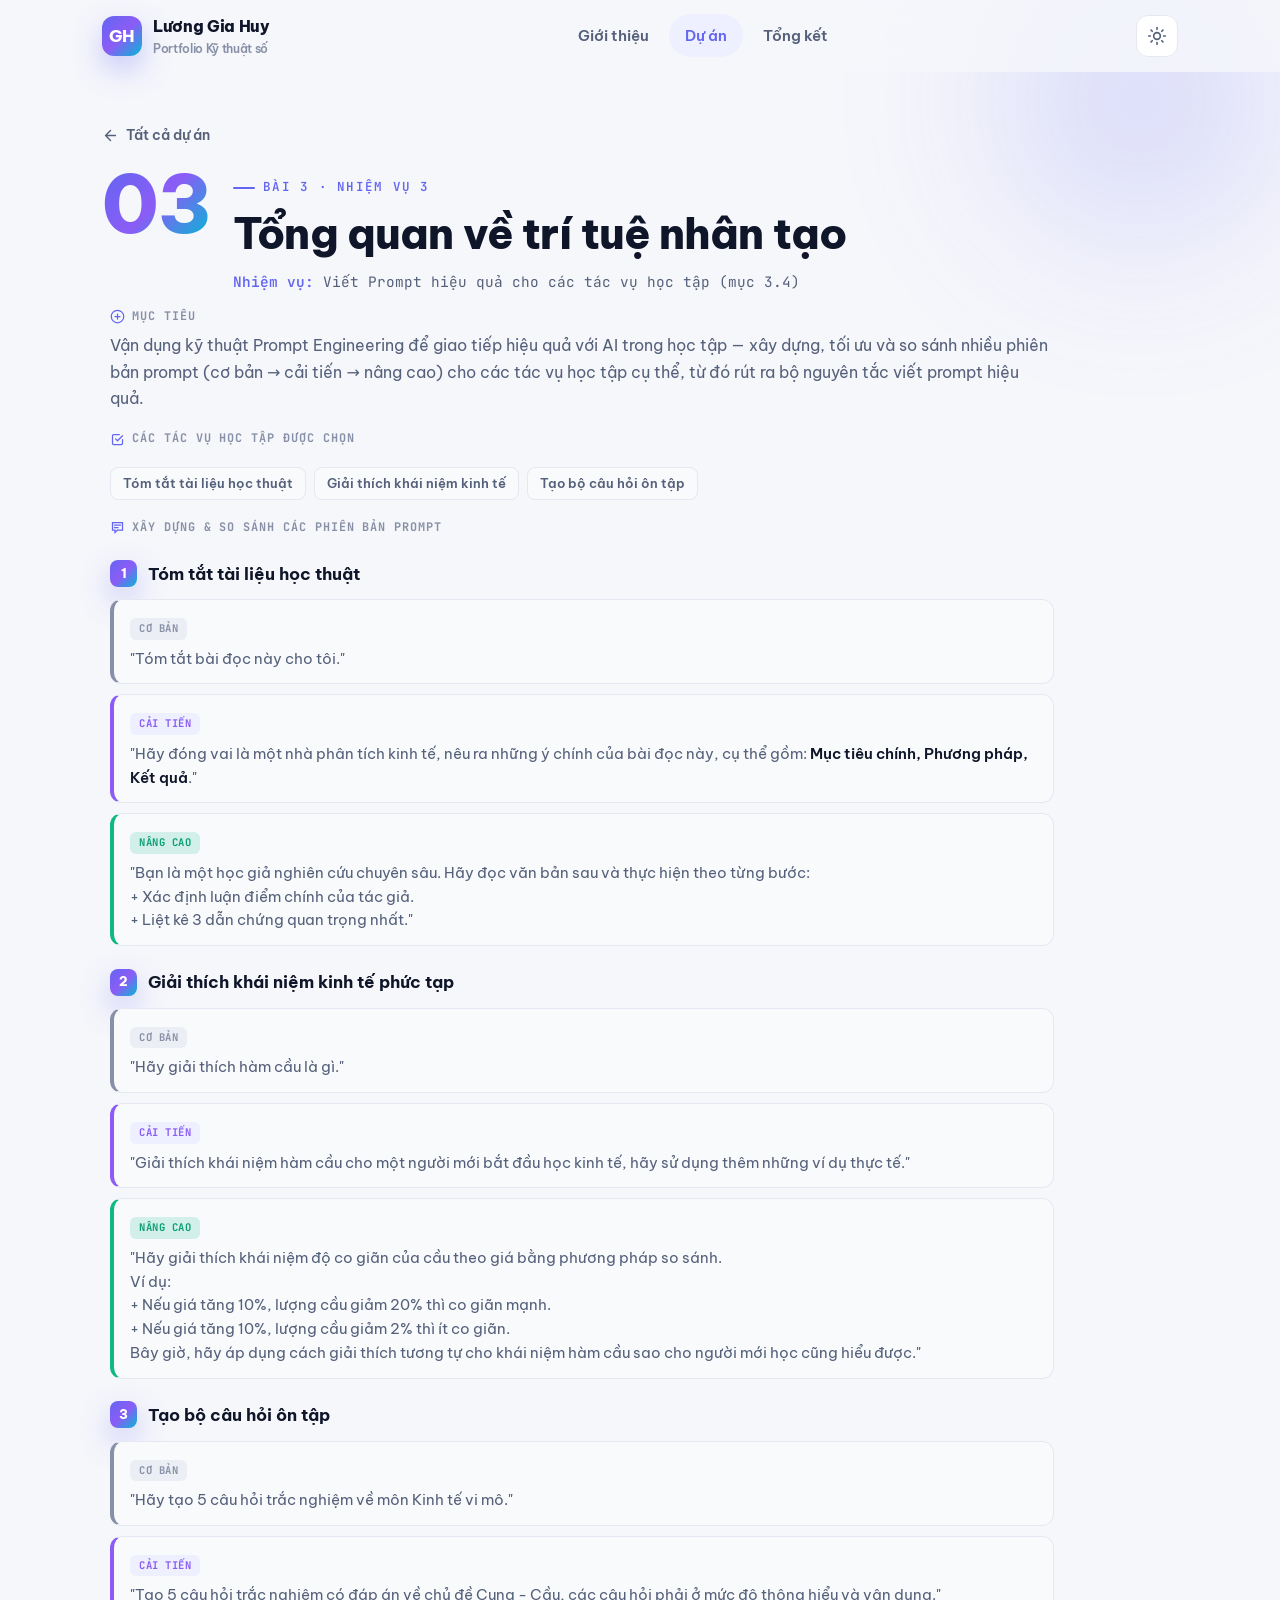
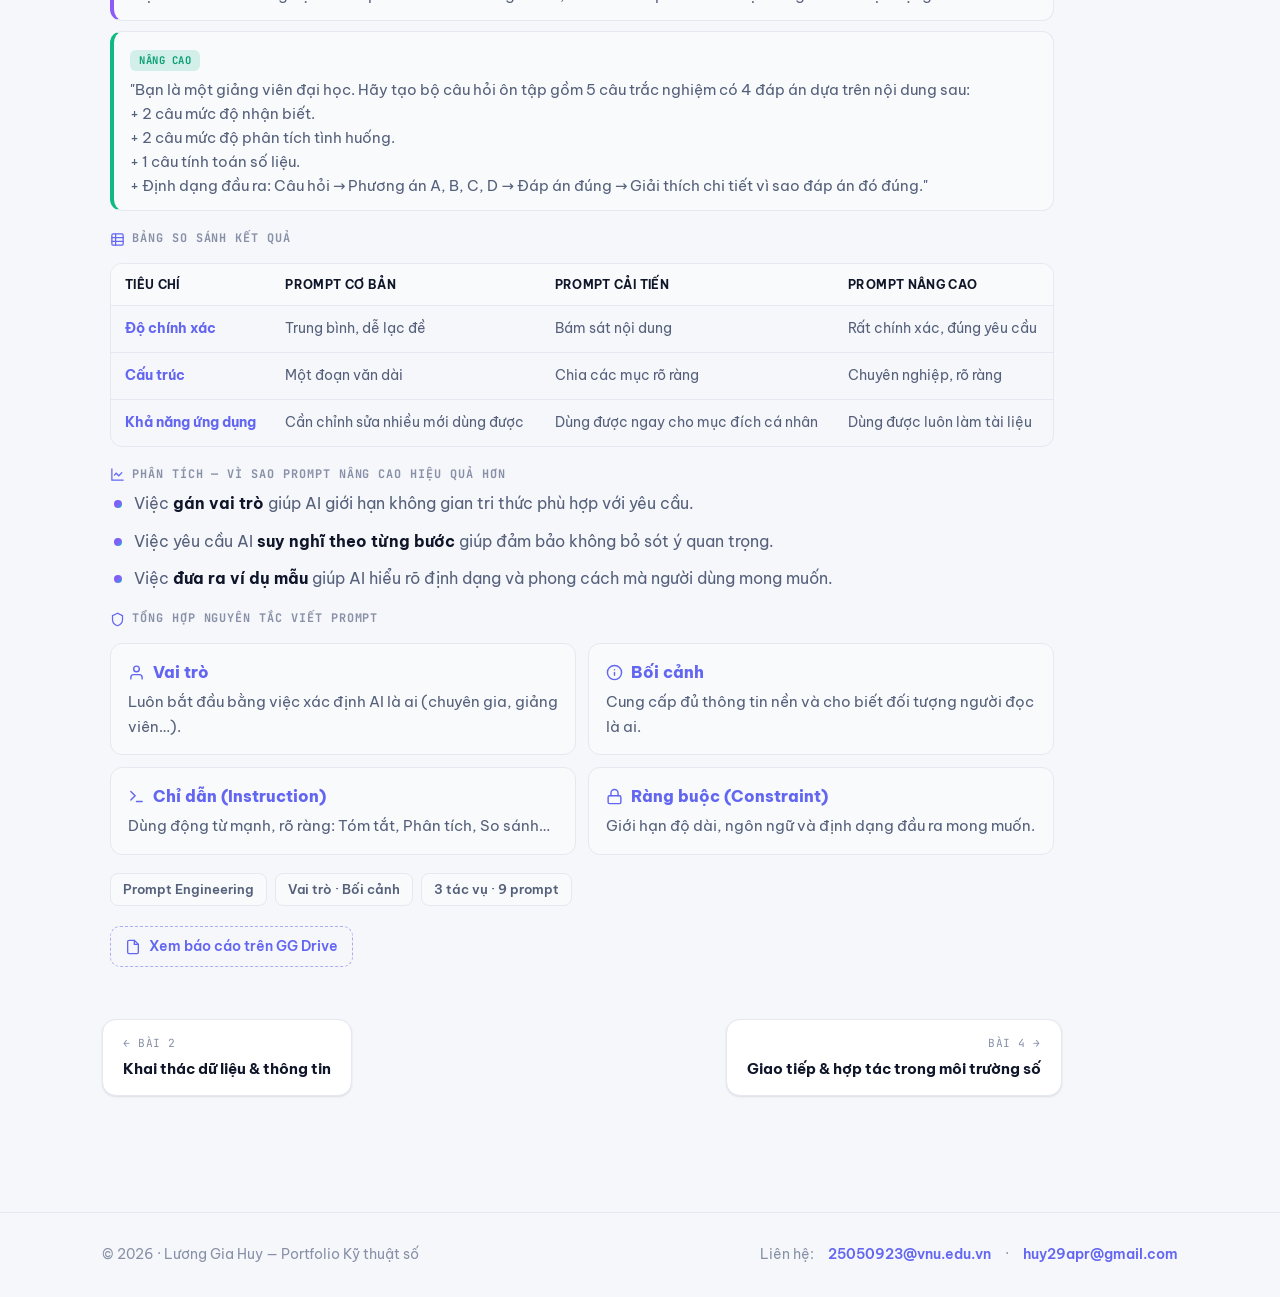
<file: bai3.html>
<!DOCTYPE html>
<html lang="vi" data-theme="light">
<head>
  <meta charset="UTF-8" />
  <meta name="viewport" content="width=device-width, initial-scale=1.0" />
  <title>Bài 3: Tổng quan về trí tuệ nhân tạo — Portfolio Kỹ thuật số</title>
  <meta name="description" content="6 bài tập thành phần: quản lý tệp, tìm kiếm thông tin, viết prompt, hợp tác trực tuyến, sáng tạo nội dung AI và sử dụng AI có trách nhiệm." />
  <meta name="theme-color" content="#6366f1" />
  <link rel="icon" href="data:image/svg+xml,%3Csvg xmlns='http://www.w3.org/2000/svg' viewBox='0 0 100 100'%3E%3Ctext y='.9em' font-size='90'%3E%F0%9F%8E%93%3C/text%3E%3C/svg%3E" />
  <script>
    (function () {
      try {
        var t = localStorage.getItem("theme");
        if (!t) t = matchMedia("(prefers-color-scheme: dark)").matches ? "dark" : "light";
        document.documentElement.setAttribute("data-theme", t);
      } catch (e) {}
    })();
  </script>
  <link rel="preconnect" href="https://fonts.googleapis.com" />
  <link rel="preconnect" href="https://fonts.gstatic.com" crossorigin />
  <link href="https://fonts.googleapis.com/css2?family=Be+Vietnam+Pro:wght@300;400;500;600;700;800&family=JetBrains+Mono:wght@400;500;700&display=swap" rel="stylesheet" />
  <link rel="stylesheet" href="css/style.css" />
</head>
<body>

  <!-- ============ HEADER ============ -->
  <header class="header">
    <div class="container nav">
      <a href="index.html" class="brand">
        <span class="brand-mark" data-cfg="initials">P</span>
        <span>
          <span data-cfg="fullName">Portfolio Kỹ thuật số</span>
          <span class="brand-sub">Portfolio Kỹ thuật số</span>
        </span>
      </a>
      <nav class="nav-links" aria-label="Điều hướng chính">
        <a href="index.html">Giới thiệu</a>
        <a href="projects.html" class="active">Dự án</a>
        <a href="summary.html">Tổng kết</a>
      </nav>
      <div class="nav-actions">
        <button class="icon-btn theme-toggle" aria-label="Đổi giao diện Sáng/Tối">
          <svg class="sun" viewBox="0 0 24 24" fill="none" stroke="currentColor" stroke-width="2" stroke-linecap="round"><circle cx="12" cy="12" r="4"/><path d="M12 2v2M12 20v2M4.9 4.9l1.4 1.4M17.7 17.7l1.4 1.4M2 12h2M20 12h2M4.9 19.1l1.4-1.4M17.7 6.3l1.4-1.4"/></svg>
          <svg class="moon" viewBox="0 0 24 24" fill="none" stroke="currentColor" stroke-width="2" stroke-linecap="round" stroke-linejoin="round"><path d="M21 12.8A9 9 0 1 1 11.2 3a7 7 0 0 0 9.8 9.8z"/></svg>
        </button>
        <button class="icon-btn nav-toggle" aria-label="Mở menu" aria-expanded="false">
          <svg viewBox="0 0 24 24" fill="none" stroke="currentColor" stroke-width="2" stroke-linecap="round"><path d="M3 6h18M3 12h18M3 18h18"/></svg>
        </button>
      </div>
    </div>
  </header>

  <!-- ============ TIÊU ĐỀ BÀI ============ -->
  <section class="section-tight" style="padding-bottom:10px;">
    <span class="blob blob-1"></span>
    <div class="container">
      <a href="projects.html" class="back-link"><svg width="17" height="17" viewBox="0 0 24 24" fill="none" stroke="currentColor" stroke-width="2" stroke-linecap="round" stroke-linejoin="round"><path d="M19 12H5M12 19l-7-7 7-7"/></svg> Tất cả dự án</a>
      <div class="detail-hero reveal">
        <span class="proj-num-lg gradient-text">03</span>
        <div>
          <span class="eyebrow">Bài 3 · Nhiệm vụ 3</span>
          <h1>Tổng quan về trí tuệ nhân tạo</h1>
          <p class="proj-task-lg"><b>Nhiệm vụ:</b> Viết Prompt hiệu quả cho các tác vụ học tập (mục 3.4)</p>
        </div>
      </div>
    </div>
  </section>

  <!-- ============ NỘI DUNG BÀI ============ -->
  <section style="padding-top:0;">
    <div class="container">
      <div class="detail-wrap reveal">
        <div class="proj-detail-body">
            <div class="block-label"><svg viewBox="0 0 24 24" fill="none" stroke="currentColor" stroke-width="2"><circle cx="12" cy="12" r="10"/><path d="M12 8v8M8 12h8" stroke-linecap="round"/></svg> Mục tiêu</div>
            <p>Vận dụng kỹ thuật Prompt Engineering để giao tiếp hiệu quả với AI trong học tập — xây dựng, tối ưu và so sánh nhiều phiên bản prompt (cơ bản → cải tiến → nâng cao) cho các tác vụ học tập cụ thể, từ đó rút ra bộ nguyên tắc viết prompt hiệu quả.</p>

            <div class="block-label"><svg viewBox="0 0 24 24" fill="none" stroke="currentColor" stroke-width="2" stroke-linecap="round"><path d="M9 11l3 3 8-8"/><path d="M20 12v6a2 2 0 0 1-2 2H6a2 2 0 0 1-2-2V6a2 2 0 0 1 2-2h9"/></svg> Các tác vụ học tập được chọn</div>
            <div class="tags"><span class="tag">Tóm tắt tài liệu học thuật</span><span class="tag">Giải thích khái niệm kinh tế</span><span class="tag">Tạo bộ câu hỏi ôn tập</span></div>

            <div class="block-label"><svg viewBox="0 0 24 24" fill="none" stroke="currentColor" stroke-width="2" stroke-linecap="round"><path d="M7 8h10M7 12h6M4 4h16v12H12l-4 4v-4H4z"/></svg> Xây dựng &amp; so sánh các phiên bản Prompt</div>

            <div class="prompt-task">
              <div class="ptask-title"><span class="n">1</span> Tóm tắt tài liệu học thuật</div>
              <div class="prompt-versions">
                <div class="pv pv-basic"><span class="pv-label">Cơ bản</span><p class="pv-text">"Tóm tắt bài đọc này cho tôi."</p></div>
                <div class="pv pv-better"><span class="pv-label">Cải tiến</span><p class="pv-text">"Hãy đóng vai là một nhà phân tích kinh tế, nêu ra những ý chính của bài đọc này, cụ thể gồm: <b>Mục tiêu chính, Phương pháp, Kết quả</b>."</p></div>
                <div class="pv pv-adv"><span class="pv-label">Nâng cao</span><p class="pv-text">"Bạn là một học giả nghiên cứu chuyên sâu. Hãy đọc văn bản sau và thực hiện theo từng bước:<br>+ Xác định luận điểm chính của tác giả.<br>+ Liệt kê 3 dẫn chứng quan trọng nhất."</p></div>
              </div>
            </div>

            <div class="prompt-task">
              <div class="ptask-title"><span class="n">2</span> Giải thích khái niệm kinh tế phức tạp</div>
              <div class="prompt-versions">
                <div class="pv pv-basic"><span class="pv-label">Cơ bản</span><p class="pv-text">"Hãy giải thích hàm cầu là gì."</p></div>
                <div class="pv pv-better"><span class="pv-label">Cải tiến</span><p class="pv-text">"Giải thích khái niệm hàm cầu cho một người mới bắt đầu học kinh tế, hãy sử dụng thêm những ví dụ thực tế."</p></div>
                <div class="pv pv-adv"><span class="pv-label">Nâng cao</span><p class="pv-text">"Hãy giải thích khái niệm độ co giãn của cầu theo giá bằng phương pháp so sánh.<br>Ví dụ:<br>+ Nếu giá tăng 10%, lượng cầu giảm 20% thì co giãn mạnh.<br>+ Nếu giá tăng 10%, lượng cầu giảm 2% thì ít co giãn.<br>Bây giờ, hãy áp dụng cách giải thích tương tự cho khái niệm hàm cầu sao cho người mới học cũng hiểu được."</p></div>
              </div>
            </div>

            <div class="prompt-task">
              <div class="ptask-title"><span class="n">3</span> Tạo bộ câu hỏi ôn tập</div>
              <div class="prompt-versions">
                <div class="pv pv-basic"><span class="pv-label">Cơ bản</span><p class="pv-text">"Hãy tạo 5 câu hỏi trắc nghiệm về môn Kinh tế vi mô."</p></div>
                <div class="pv pv-better"><span class="pv-label">Cải tiến</span><p class="pv-text">"Tạo 5 câu hỏi trắc nghiệm có đáp án về chủ đề Cung - Cầu, các câu hỏi phải ở mức độ thông hiểu và vận dụng."</p></div>
                <div class="pv pv-adv"><span class="pv-label">Nâng cao</span><p class="pv-text">"Bạn là một giảng viên đại học. Hãy tạo bộ câu hỏi ôn tập gồm 5 câu trắc nghiệm có 4 đáp án dựa trên nội dung sau:<br>+ 2 câu mức độ nhận biết.<br>+ 2 câu mức độ phân tích tình huống.<br>+ 1 câu tính toán số liệu.<br>+ Định dạng đầu ra: Câu hỏi → Phương án A, B, C, D → Đáp án đúng → Giải thích chi tiết vì sao đáp án đó đúng."</p></div>
              </div>
            </div>

            <div class="block-label"><svg viewBox="0 0 24 24" fill="none" stroke="currentColor" stroke-width="2" stroke-linecap="round"><rect x="3" y="3" width="18" height="18" rx="2"/><path d="M3 9h18M3 15h18M9 3v18"/></svg> Bảng so sánh kết quả</div>
            <div class="table-wrap">
              <table class="data-table">
                <thead><tr><th>Tiêu chí</th><th>Prompt cơ bản</th><th>Prompt cải tiến</th><th>Prompt nâng cao</th></tr></thead>
                <tbody>
                  <tr><td>Độ chính xác</td><td>Trung bình, dễ lạc đề</td><td>Bám sát nội dung</td><td>Rất chính xác, đúng yêu cầu</td></tr>
                  <tr><td>Cấu trúc</td><td>Một đoạn văn dài</td><td>Chia các mục rõ ràng</td><td>Chuyên nghiệp, rõ ràng</td></tr>
                  <tr><td>Khả năng ứng dụng</td><td>Cần chỉnh sửa nhiều mới dùng được</td><td>Dùng được ngay cho mục đích cá nhân</td><td>Dùng được luôn làm tài liệu</td></tr>
                </tbody>
              </table>
            </div>

            <div class="block-label"><svg viewBox="0 0 24 24" fill="none" stroke="currentColor" stroke-width="2" stroke-linecap="round"><path d="M3 3v18h18"/><path d="m19 9-5 5-4-4-3 3"/></svg> Phân tích — vì sao Prompt nâng cao hiệu quả hơn</div>
            <ul class="bullets">
              <li>Việc <b>gán vai trò</b> giúp AI giới hạn không gian tri thức phù hợp với yêu cầu.</li>
              <li>Việc yêu cầu AI <b>suy nghĩ theo từng bước</b> giúp đảm bảo không bỏ sót ý quan trọng.</li>
              <li>Việc <b>đưa ra ví dụ mẫu</b> giúp AI hiểu rõ định dạng và phong cách mà người dùng mong muốn.</li>
            </ul>

            <div class="block-label"><svg viewBox="0 0 24 24" fill="none" stroke="currentColor" stroke-width="2" stroke-linecap="round"><path d="M12 2 4 6v6c0 5 3.4 8.5 8 10 4.6-1.5 8-5 8-10V6z"/></svg> Tổng hợp nguyên tắc viết Prompt</div>
            <div class="principles">
              <div class="principle"><span class="p-key"><svg viewBox="0 0 24 24" fill="none" stroke="currentColor" stroke-width="2" stroke-linecap="round"><path d="M20 21v-2a4 4 0 0 0-4-4H8a4 4 0 0 0-4 4v2"/><circle cx="12" cy="7" r="4"/></svg> Vai trò</span><p>Luôn bắt đầu bằng việc xác định AI là ai (chuyên gia, giảng viên…).</p></div>
              <div class="principle"><span class="p-key"><svg viewBox="0 0 24 24" fill="none" stroke="currentColor" stroke-width="2" stroke-linecap="round"><circle cx="12" cy="12" r="10"/><path d="M12 16v-4M12 8h.01"/></svg> Bối cảnh</span><p>Cung cấp đủ thông tin nền và cho biết đối tượng người đọc là ai.</p></div>
              <div class="principle"><span class="p-key"><svg viewBox="0 0 24 24" fill="none" stroke="currentColor" stroke-width="2" stroke-linecap="round"><path d="M4 17l6-6-6-6M12 19h8"/></svg> Chỉ dẫn (Instruction)</span><p>Dùng động từ mạnh, rõ ràng: Tóm tắt, Phân tích, So sánh…</p></div>
              <div class="principle"><span class="p-key"><svg viewBox="0 0 24 24" fill="none" stroke="currentColor" stroke-width="2" stroke-linecap="round"><rect x="3" y="11" width="18" height="11" rx="2"/><path d="M7 11V7a5 5 0 0 1 10 0v4"/></svg> Ràng buộc (Constraint)</span><p>Giới hạn độ dài, ngôn ngữ và định dạng đầu ra mong muốn.</p></div>
            </div>

            <div class="tags"><span class="tag">Prompt Engineering</span><span class="tag">Vai trò · Bối cảnh</span><span class="tag">3 tác vụ · 9 prompt</span></div>
            <div class="project-links">
              <a class="link-pill" href="https://docs.google.com/document/d/1j5jmkP9hBOMozBXHS_VtaDWOUdb-2XYj/edit?usp=drive_link&amp;ouid=116166719151301842061&amp;rtpof=true&amp;sd=true" target="_blank" rel="noopener noreferrer"><svg viewBox="0 0 24 24" fill="none" stroke="currentColor" stroke-width="2" stroke-linecap="round"><path d="M14 2H6a2 2 0 0 0-2 2v16a2 2 0 0 0 2 2h12a2 2 0 0 0 2-2V8z"/><path d="M14 2v6h6"/></svg> Xem báo cáo trên GG Drive</a>
            </div>
          </div>
        <nav class="page-nav"><a class="prev" href="bai2.html"><span class="pn-label">← Bài 2</span><span class="pn-title">Khai thác dữ liệu &amp; thông tin</span></a><a class="next" href="bai4.html"><span class="pn-label">Bài 4 →</span><span class="pn-title">Giao tiếp &amp; hợp tác trong môi trường số</span></a></nav>
      </div>
    </div>
  </section>

<!-- ============ FOOTER ============ -->
  <footer class="footer">
    <div class="container footer-in">
      <p>© <span data-year>2026</span> · <span data-cfg="fullName">[Họ và tên]</span> — Portfolio Kỹ thuật số</p>
      <div class="contact">
        <span>Liên hệ:</span>
        <a href="#" data-cfg-mail="schoolEmail">[email trường]</a>
        <span>·</span>
        <a href="#" data-cfg-mail="email">[email cá nhân]</a>
      </div>
    </div>
  </footer>

  <button class="to-top" aria-label="Lên đầu trang">
    <svg viewBox="0 0 24 24" fill="none" stroke="currentColor" stroke-width="2" stroke-linecap="round"><path d="M12 19V5M6 11l6-6 6 6"/></svg>
  </button>

  <script src="js/config.js"></script>
  <script src="js/main.js"></script>
</body>
</html>
</file>
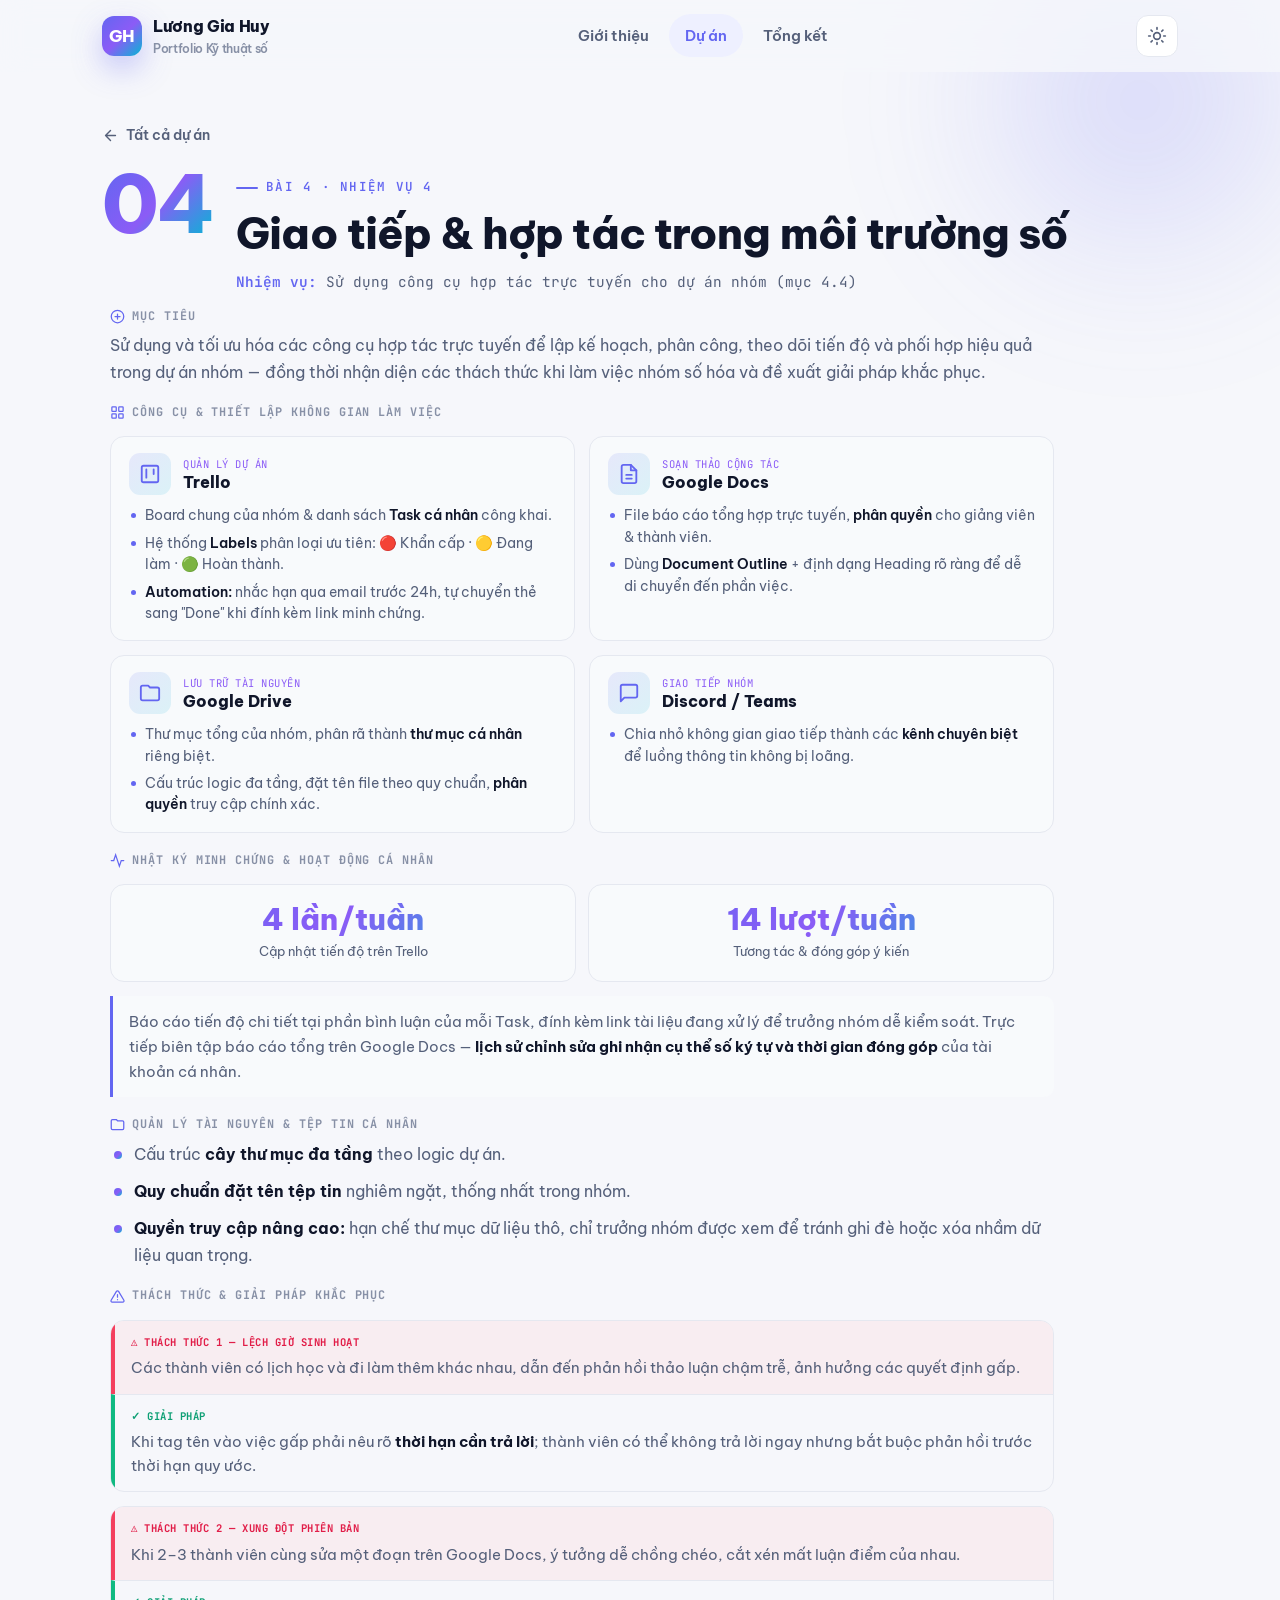
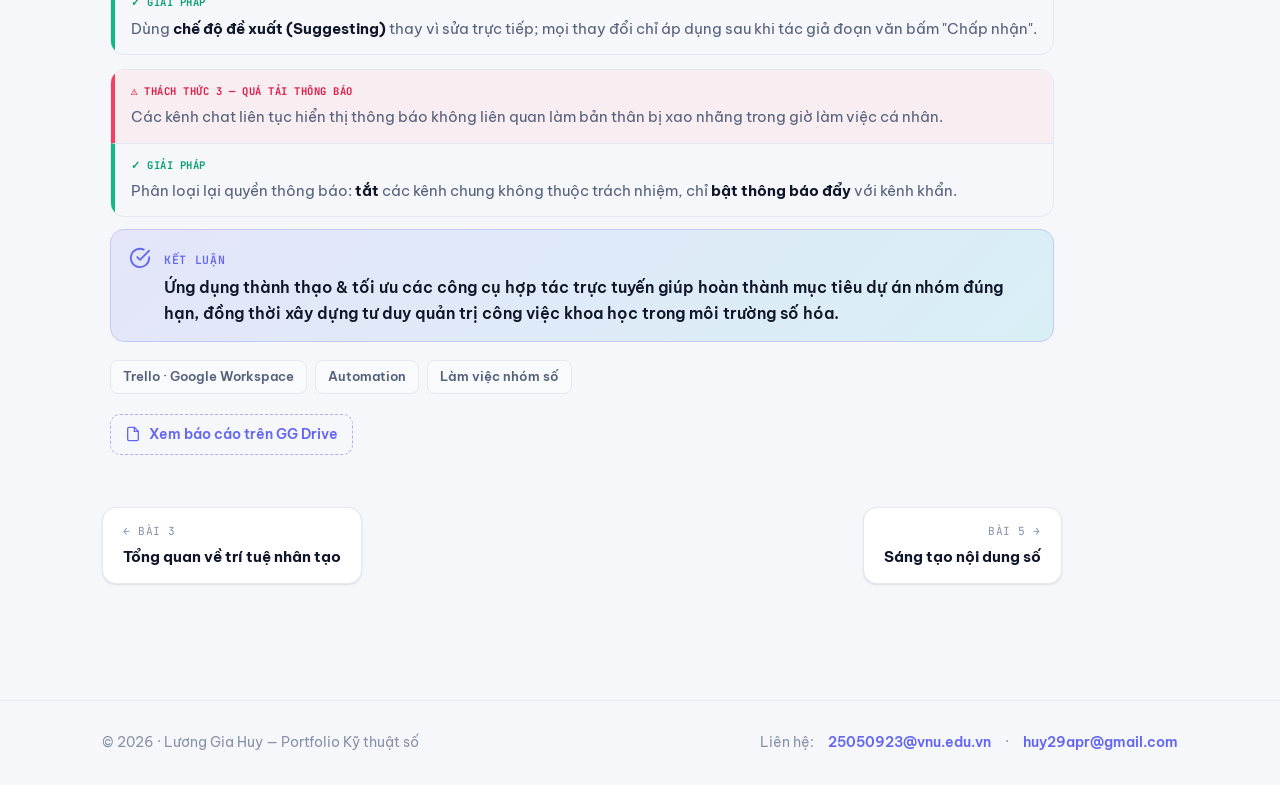
<file: bai4.html>
<!DOCTYPE html>
<html lang="vi" data-theme="light">
<head>
  <meta charset="UTF-8" />
  <meta name="viewport" content="width=device-width, initial-scale=1.0" />
  <title>Bài 4: Giao tiếp &amp; hợp tác trong môi trường số — Portfolio Kỹ thuật số</title>
  <meta name="description" content="6 bài tập thành phần: quản lý tệp, tìm kiếm thông tin, viết prompt, hợp tác trực tuyến, sáng tạo nội dung AI và sử dụng AI có trách nhiệm." />
  <meta name="theme-color" content="#6366f1" />
  <link rel="icon" href="data:image/svg+xml,%3Csvg xmlns='http://www.w3.org/2000/svg' viewBox='0 0 100 100'%3E%3Ctext y='.9em' font-size='90'%3E%F0%9F%8E%93%3C/text%3E%3C/svg%3E" />
  <script>
    (function () {
      try {
        var t = localStorage.getItem("theme");
        if (!t) t = matchMedia("(prefers-color-scheme: dark)").matches ? "dark" : "light";
        document.documentElement.setAttribute("data-theme", t);
      } catch (e) {}
    })();
  </script>
  <link rel="preconnect" href="https://fonts.googleapis.com" />
  <link rel="preconnect" href="https://fonts.gstatic.com" crossorigin />
  <link href="https://fonts.googleapis.com/css2?family=Be+Vietnam+Pro:wght@300;400;500;600;700;800&family=JetBrains+Mono:wght@400;500;700&display=swap" rel="stylesheet" />
  <link rel="stylesheet" href="css/style.css" />
</head>
<body>

  <!-- ============ HEADER ============ -->
  <header class="header">
    <div class="container nav">
      <a href="index.html" class="brand">
        <span class="brand-mark" data-cfg="initials">P</span>
        <span>
          <span data-cfg="fullName">Portfolio Kỹ thuật số</span>
          <span class="brand-sub">Portfolio Kỹ thuật số</span>
        </span>
      </a>
      <nav class="nav-links" aria-label="Điều hướng chính">
        <a href="index.html">Giới thiệu</a>
        <a href="projects.html" class="active">Dự án</a>
        <a href="summary.html">Tổng kết</a>
      </nav>
      <div class="nav-actions">
        <button class="icon-btn theme-toggle" aria-label="Đổi giao diện Sáng/Tối">
          <svg class="sun" viewBox="0 0 24 24" fill="none" stroke="currentColor" stroke-width="2" stroke-linecap="round"><circle cx="12" cy="12" r="4"/><path d="M12 2v2M12 20v2M4.9 4.9l1.4 1.4M17.7 17.7l1.4 1.4M2 12h2M20 12h2M4.9 19.1l1.4-1.4M17.7 6.3l1.4-1.4"/></svg>
          <svg class="moon" viewBox="0 0 24 24" fill="none" stroke="currentColor" stroke-width="2" stroke-linecap="round" stroke-linejoin="round"><path d="M21 12.8A9 9 0 1 1 11.2 3a7 7 0 0 0 9.8 9.8z"/></svg>
        </button>
        <button class="icon-btn nav-toggle" aria-label="Mở menu" aria-expanded="false">
          <svg viewBox="0 0 24 24" fill="none" stroke="currentColor" stroke-width="2" stroke-linecap="round"><path d="M3 6h18M3 12h18M3 18h18"/></svg>
        </button>
      </div>
    </div>
  </header>

  <!-- ============ TIÊU ĐỀ BÀI ============ -->
  <section class="section-tight" style="padding-bottom:10px;">
    <span class="blob blob-1"></span>
    <div class="container">
      <a href="projects.html" class="back-link"><svg width="17" height="17" viewBox="0 0 24 24" fill="none" stroke="currentColor" stroke-width="2" stroke-linecap="round" stroke-linejoin="round"><path d="M19 12H5M12 19l-7-7 7-7"/></svg> Tất cả dự án</a>
      <div class="detail-hero reveal">
        <span class="proj-num-lg gradient-text">04</span>
        <div>
          <span class="eyebrow">Bài 4 · Nhiệm vụ 4</span>
          <h1>Giao tiếp &amp; hợp tác trong môi trường số</h1>
          <p class="proj-task-lg"><b>Nhiệm vụ:</b> Sử dụng công cụ hợp tác trực tuyến cho dự án nhóm (mục 4.4)</p>
        </div>
      </div>
    </div>
  </section>

  <!-- ============ NỘI DUNG BÀI ============ -->
  <section style="padding-top:0;">
    <div class="container">
      <div class="detail-wrap reveal">
        <div class="proj-detail-body">
            <div class="block-label"><svg viewBox="0 0 24 24" fill="none" stroke="currentColor" stroke-width="2"><circle cx="12" cy="12" r="10"/><path d="M12 8v8M8 12h8" stroke-linecap="round"/></svg> Mục tiêu</div>
            <p>Sử dụng và tối ưu hóa các công cụ hợp tác trực tuyến để lập kế hoạch, phân công, theo dõi tiến độ và phối hợp hiệu quả trong dự án nhóm — đồng thời nhận diện các thách thức khi làm việc nhóm số hóa và đề xuất giải pháp khắc phục.</p>

            <div class="block-label"><svg viewBox="0 0 24 24" fill="none" stroke="currentColor" stroke-width="2"><rect x="3" y="3" width="7" height="7" rx="1"/><rect x="14" y="3" width="7" height="7" rx="1"/><rect x="3" y="14" width="7" height="7" rx="1"/><rect x="14" y="14" width="7" height="7" rx="1"/></svg> Công cụ &amp; thiết lập không gian làm việc</div>
            <div class="tool-grid">
              <div class="tool">
                <div class="tool-head"><span class="tool-ico"><svg viewBox="0 0 24 24" fill="none" stroke="currentColor" stroke-width="2" stroke-linecap="round"><rect x="3" y="3" width="18" height="18" rx="2"/><path d="M8 7v9M16 7v5"/></svg></span><div><div class="tool-role">Quản lý dự án</div><div class="tool-name">Trello</div></div></div>
                <ul>
                  <li>Board chung của nhóm &amp; danh sách <b>Task cá nhân</b> công khai.</li>
                  <li>Hệ thống <b>Labels</b> phân loại ưu tiên: 🔴 Khẩn cấp · 🟡 Đang làm · 🟢 Hoàn thành.</li>
                  <li><b>Automation:</b> nhắc hạn qua email trước 24h, tự chuyển thẻ sang "Done" khi đính kèm link minh chứng.</li>
                </ul>
              </div>
              <div class="tool">
                <div class="tool-head"><span class="tool-ico"><svg viewBox="0 0 24 24" fill="none" stroke="currentColor" stroke-width="2" stroke-linecap="round" stroke-linejoin="round"><path d="M14 2H6a2 2 0 0 0-2 2v16a2 2 0 0 0 2 2h12a2 2 0 0 0 2-2V8z"/><path d="M14 2v6h6M9 13h6M9 17h6"/></svg></span><div><div class="tool-role">Soạn thảo cộng tác</div><div class="tool-name">Google Docs</div></div></div>
                <ul>
                  <li>File báo cáo tổng hợp trực tuyến, <b>phân quyền</b> cho giảng viên &amp; thành viên.</li>
                  <li>Dùng <b>Document Outline</b> + định dạng Heading rõ ràng để dễ di chuyển đến phần việc.</li>
                </ul>
              </div>
              <div class="tool">
                <div class="tool-head"><span class="tool-ico"><svg viewBox="0 0 24 24" fill="none" stroke="currentColor" stroke-width="2" stroke-linecap="round" stroke-linejoin="round"><path d="M4 20h16a2 2 0 0 0 2-2V8a2 2 0 0 0-2-2h-8l-2-2H4a2 2 0 0 0-2 2v12a2 2 0 0 0 2 2z"/></svg></span><div><div class="tool-role">Lưu trữ tài nguyên</div><div class="tool-name">Google Drive</div></div></div>
                <ul>
                  <li>Thư mục tổng của nhóm, phân rã thành <b>thư mục cá nhân</b> riêng biệt.</li>
                  <li>Cấu trúc logic đa tầng, đặt tên file theo quy chuẩn, <b>phân quyền</b> truy cập chính xác.</li>
                </ul>
              </div>
              <div class="tool">
                <div class="tool-head"><span class="tool-ico"><svg viewBox="0 0 24 24" fill="none" stroke="currentColor" stroke-width="2" stroke-linecap="round" stroke-linejoin="round"><path d="M21 15a2 2 0 0 1-2 2H7l-4 4V5a2 2 0 0 1 2-2h14a2 2 0 0 1 2 2z"/></svg></span><div><div class="tool-role">Giao tiếp nhóm</div><div class="tool-name">Discord / Teams</div></div></div>
                <ul>
                  <li>Chia nhỏ không gian giao tiếp thành các <b>kênh chuyên biệt</b> để luồng thông tin không bị loãng.</li>
                </ul>
              </div>
            </div>

            <div class="block-label"><svg viewBox="0 0 24 24" fill="none" stroke="currentColor" stroke-width="2" stroke-linecap="round"><path d="M22 12h-4l-3 9L9 3l-3 9H2"/></svg> Nhật ký minh chứng &amp; hoạt động cá nhân</div>
            <div class="stat-tiles">
              <div class="stat-tile"><b class="gradient-text">4 lần/tuần</b><span>Cập nhật tiến độ trên Trello</span></div>
              <div class="stat-tile"><b class="gradient-text">14 lượt/tuần</b><span>Tương tác &amp; đóng góp ý kiến</span></div>
            </div>
            <div class="notes">
              <div class="note">Báo cáo tiến độ chi tiết tại phần bình luận của mỗi Task, đính kèm link tài liệu đang xử lý để trưởng nhóm dễ kiểm soát. Trực tiếp biên tập báo cáo tổng trên Google Docs — <b>lịch sử chỉnh sửa ghi nhận cụ thể số ký tự và thời gian đóng góp</b> của tài khoản cá nhân.</div>
            </div>

            <div class="block-label"><svg viewBox="0 0 24 24" fill="none" stroke="currentColor" stroke-width="2" stroke-linecap="round" stroke-linejoin="round"><path d="M4 20h16a2 2 0 0 0 2-2V8a2 2 0 0 0-2-2h-8l-2-2H4a2 2 0 0 0-2 2v12a2 2 0 0 0 2 2z"/></svg> Quản lý tài nguyên &amp; tệp tin cá nhân</div>
            <ul class="bullets">
              <li>Cấu trúc <b>cây thư mục đa tầng</b> theo logic dự án.</li>
              <li><b>Quy chuẩn đặt tên tệp tin</b> nghiêm ngặt, thống nhất trong nhóm.</li>
              <li><b>Quyền truy cập nâng cao:</b> hạn chế thư mục dữ liệu thô, chỉ trưởng nhóm được xem để tránh ghi đè hoặc xóa nhầm dữ liệu quan trọng.</li>
            </ul>

            <div class="block-label"><svg viewBox="0 0 24 24" fill="none" stroke="currentColor" stroke-width="2" stroke-linecap="round" stroke-linejoin="round"><path d="M10.3 3.9 1.8 18a2 2 0 0 0 1.7 3h17a2 2 0 0 0 1.7-3L13.7 3.9a2 2 0 0 0-3.4 0z"/><path d="M12 9v4M12 17h.01"/></svg> Thách thức &amp; giải pháp khắc phục</div>
            <div class="cs-list">
              <div class="cs-item">
                <div class="cs-row cs-challenge"><span class="cs-tag">⚠ Thách thức 1 — Lệch giờ sinh hoạt</span><p>Các thành viên có lịch học và đi làm thêm khác nhau, dẫn đến phản hồi thảo luận chậm trễ, ảnh hưởng các quyết định gấp.</p></div>
                <div class="cs-row cs-solution"><span class="cs-tag">✓ Giải pháp</span><p>Khi tag tên vào việc gấp phải nêu rõ <b>thời hạn cần trả lời</b>; thành viên có thể không trả lời ngay nhưng bắt buộc phản hồi trước thời hạn quy ước.</p></div>
              </div>
              <div class="cs-item">
                <div class="cs-row cs-challenge"><span class="cs-tag">⚠ Thách thức 2 — Xung đột phiên bản</span><p>Khi 2–3 thành viên cùng sửa một đoạn trên Google Docs, ý tưởng dễ chồng chéo, cắt xén mất luận điểm của nhau.</p></div>
                <div class="cs-row cs-solution"><span class="cs-tag">✓ Giải pháp</span><p>Dùng <b>chế độ đề xuất (Suggesting)</b> thay vì sửa trực tiếp; mọi thay đổi chỉ áp dụng sau khi tác giả đoạn văn bấm "Chấp nhận".</p></div>
              </div>
              <div class="cs-item">
                <div class="cs-row cs-challenge"><span class="cs-tag">⚠ Thách thức 3 — Quá tải thông báo</span><p>Các kênh chat liên tục hiển thị thông báo không liên quan làm bản thân bị xao nhãng trong giờ làm việc cá nhân.</p></div>
                <div class="cs-row cs-solution"><span class="cs-tag">✓ Giải pháp</span><p>Phân loại lại quyền thông báo: <b>tắt</b> các kênh chung không thuộc trách nhiệm, chỉ <b>bật thông báo đẩy</b> với kênh khẩn.</p></div>
              </div>
            </div>

            <div class="callout">
              <span class="c-ico"><svg viewBox="0 0 24 24" fill="none" stroke="currentColor" stroke-width="2" stroke-linecap="round" stroke-linejoin="round"><path d="M22 11.08V12a10 10 0 1 1-5.93-9.14"/><path d="m22 4-10 10.01-3-3"/></svg></span>
              <div><span class="c-eyebrow">Kết luận</span><p>Ứng dụng thành thạo &amp; tối ưu các công cụ hợp tác trực tuyến giúp hoàn thành mục tiêu dự án nhóm đúng hạn, đồng thời xây dựng tư duy quản trị công việc khoa học trong môi trường số hóa.</p></div>
            </div>

            <div class="tags"><span class="tag">Trello · Google Workspace</span><span class="tag">Automation</span><span class="tag">Làm việc nhóm số</span></div>
            <div class="project-links">
              <a class="link-pill" href="https://docs.google.com/document/d/1N24EhsgoK-0M8H_CJLjSIRtPTQNvqLT4/edit?usp=drive_link&amp;ouid=116166719151301842061&amp;rtpof=true&amp;sd=true" target="_blank" rel="noopener noreferrer"><svg viewBox="0 0 24 24" fill="none" stroke="currentColor" stroke-width="2" stroke-linecap="round"><path d="M14 2H6a2 2 0 0 0-2 2v16a2 2 0 0 0 2 2h12a2 2 0 0 0 2-2V8z"/><path d="M14 2v6h6"/></svg> Xem báo cáo trên GG Drive</a>
            </div>
          </div>
        <nav class="page-nav"><a class="prev" href="bai3.html"><span class="pn-label">← Bài 3</span><span class="pn-title">Tổng quan về trí tuệ nhân tạo</span></a><a class="next" href="bai5.html"><span class="pn-label">Bài 5 →</span><span class="pn-title">Sáng tạo nội dung số</span></a></nav>
      </div>
    </div>
  </section>

<!-- ============ FOOTER ============ -->
  <footer class="footer">
    <div class="container footer-in">
      <p>© <span data-year>2026</span> · <span data-cfg="fullName">[Họ và tên]</span> — Portfolio Kỹ thuật số</p>
      <div class="contact">
        <span>Liên hệ:</span>
        <a href="#" data-cfg-mail="schoolEmail">[email trường]</a>
        <span>·</span>
        <a href="#" data-cfg-mail="email">[email cá nhân]</a>
      </div>
    </div>
  </footer>

  <button class="to-top" aria-label="Lên đầu trang">
    <svg viewBox="0 0 24 24" fill="none" stroke="currentColor" stroke-width="2" stroke-linecap="round"><path d="M12 19V5M6 11l6-6 6 6"/></svg>
  </button>

  <script src="js/config.js"></script>
  <script src="js/main.js"></script>
</body>
</html>
</file>
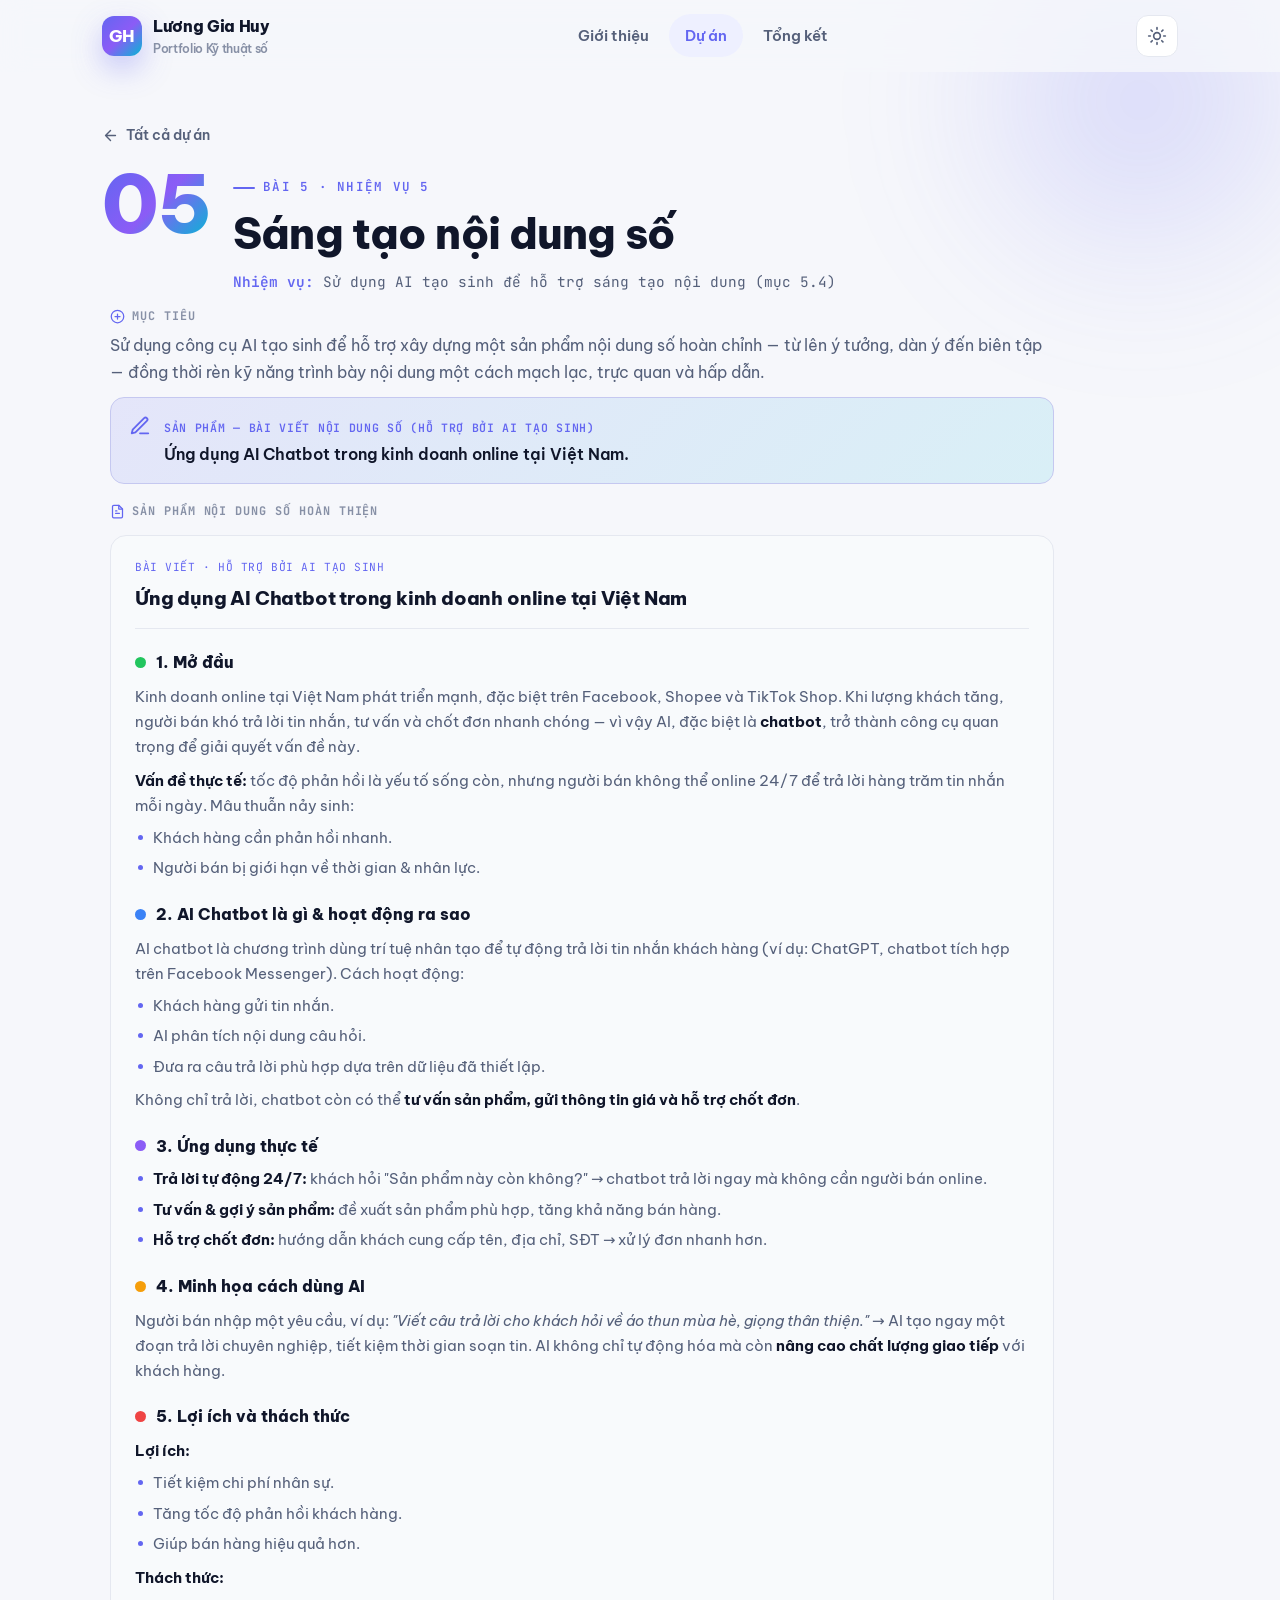
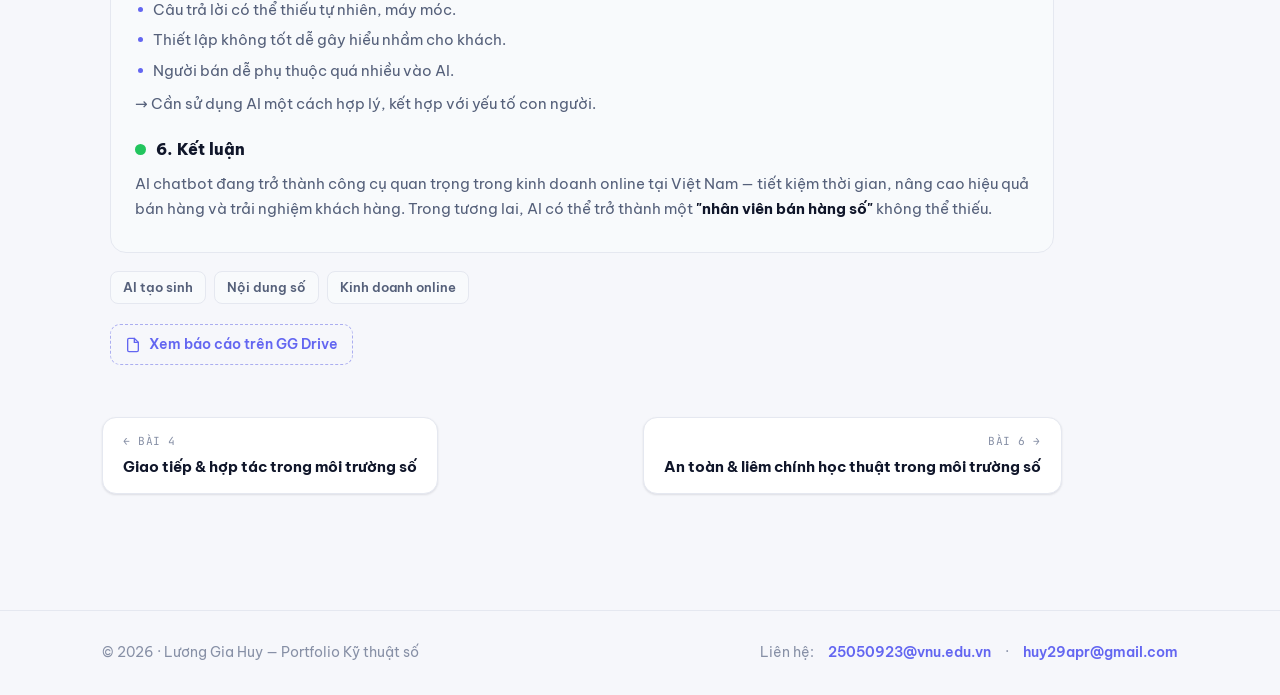
<file: bai5.html>
<!DOCTYPE html>
<html lang="vi" data-theme="light">
<head>
  <meta charset="UTF-8" />
  <meta name="viewport" content="width=device-width, initial-scale=1.0" />
  <title>Bài 5: Sáng tạo nội dung số — Portfolio Kỹ thuật số</title>
  <meta name="description" content="6 bài tập thành phần: quản lý tệp, tìm kiếm thông tin, viết prompt, hợp tác trực tuyến, sáng tạo nội dung AI và sử dụng AI có trách nhiệm." />
  <meta name="theme-color" content="#6366f1" />
  <link rel="icon" href="data:image/svg+xml,%3Csvg xmlns='http://www.w3.org/2000/svg' viewBox='0 0 100 100'%3E%3Ctext y='.9em' font-size='90'%3E%F0%9F%8E%93%3C/text%3E%3C/svg%3E" />
  <script>
    (function () {
      try {
        var t = localStorage.getItem("theme");
        if (!t) t = matchMedia("(prefers-color-scheme: dark)").matches ? "dark" : "light";
        document.documentElement.setAttribute("data-theme", t);
      } catch (e) {}
    })();
  </script>
  <link rel="preconnect" href="https://fonts.googleapis.com" />
  <link rel="preconnect" href="https://fonts.gstatic.com" crossorigin />
  <link href="https://fonts.googleapis.com/css2?family=Be+Vietnam+Pro:wght@300;400;500;600;700;800&family=JetBrains+Mono:wght@400;500;700&display=swap" rel="stylesheet" />
  <link rel="stylesheet" href="css/style.css" />
</head>
<body>

  <!-- ============ HEADER ============ -->
  <header class="header">
    <div class="container nav">
      <a href="index.html" class="brand">
        <span class="brand-mark" data-cfg="initials">P</span>
        <span>
          <span data-cfg="fullName">Portfolio Kỹ thuật số</span>
          <span class="brand-sub">Portfolio Kỹ thuật số</span>
        </span>
      </a>
      <nav class="nav-links" aria-label="Điều hướng chính">
        <a href="index.html">Giới thiệu</a>
        <a href="projects.html" class="active">Dự án</a>
        <a href="summary.html">Tổng kết</a>
      </nav>
      <div class="nav-actions">
        <button class="icon-btn theme-toggle" aria-label="Đổi giao diện Sáng/Tối">
          <svg class="sun" viewBox="0 0 24 24" fill="none" stroke="currentColor" stroke-width="2" stroke-linecap="round"><circle cx="12" cy="12" r="4"/><path d="M12 2v2M12 20v2M4.9 4.9l1.4 1.4M17.7 17.7l1.4 1.4M2 12h2M20 12h2M4.9 19.1l1.4-1.4M17.7 6.3l1.4-1.4"/></svg>
          <svg class="moon" viewBox="0 0 24 24" fill="none" stroke="currentColor" stroke-width="2" stroke-linecap="round" stroke-linejoin="round"><path d="M21 12.8A9 9 0 1 1 11.2 3a7 7 0 0 0 9.8 9.8z"/></svg>
        </button>
        <button class="icon-btn nav-toggle" aria-label="Mở menu" aria-expanded="false">
          <svg viewBox="0 0 24 24" fill="none" stroke="currentColor" stroke-width="2" stroke-linecap="round"><path d="M3 6h18M3 12h18M3 18h18"/></svg>
        </button>
      </div>
    </div>
  </header>

  <!-- ============ TIÊU ĐỀ BÀI ============ -->
  <section class="section-tight" style="padding-bottom:10px;">
    <span class="blob blob-1"></span>
    <div class="container">
      <a href="projects.html" class="back-link"><svg width="17" height="17" viewBox="0 0 24 24" fill="none" stroke="currentColor" stroke-width="2" stroke-linecap="round" stroke-linejoin="round"><path d="M19 12H5M12 19l-7-7 7-7"/></svg> Tất cả dự án</a>
      <div class="detail-hero reveal">
        <span class="proj-num-lg gradient-text">05</span>
        <div>
          <span class="eyebrow">Bài 5 · Nhiệm vụ 5</span>
          <h1>Sáng tạo nội dung số</h1>
          <p class="proj-task-lg"><b>Nhiệm vụ:</b> Sử dụng AI tạo sinh để hỗ trợ sáng tạo nội dung (mục 5.4)</p>
        </div>
      </div>
    </div>
  </section>

  <!-- ============ NỘI DUNG BÀI ============ -->
  <section style="padding-top:0;">
    <div class="container">
      <div class="detail-wrap reveal">
        <div class="proj-detail-body">
            <div class="block-label"><svg viewBox="0 0 24 24" fill="none" stroke="currentColor" stroke-width="2"><circle cx="12" cy="12" r="10"/><path d="M12 8v8M8 12h8" stroke-linecap="round"/></svg> Mục tiêu</div>
            <p>Sử dụng công cụ AI tạo sinh để hỗ trợ xây dựng một sản phẩm nội dung số hoàn chỉnh — từ lên ý tưởng, dàn ý đến biên tập — đồng thời rèn kỹ năng trình bày nội dung một cách mạch lạc, trực quan và hấp dẫn.</p>

            <div class="callout">
              <span class="c-ico"><svg viewBox="0 0 24 24" fill="none" stroke="currentColor" stroke-width="2" stroke-linecap="round" stroke-linejoin="round"><path d="M12 20h9M16.5 3.5a2.1 2.1 0 0 1 3 3L7 19l-4 1 1-4z"/></svg></span>
              <div><span class="c-eyebrow">Sản phẩm — Bài viết nội dung số (hỗ trợ bởi AI tạo sinh)</span><p>Ứng dụng AI Chatbot trong kinh doanh online tại Việt Nam.</p></div>
            </div>

            <div class="block-label"><svg viewBox="0 0 24 24" fill="none" stroke="currentColor" stroke-width="2" stroke-linecap="round" stroke-linejoin="round"><path d="M14 2H6a2 2 0 0 0-2 2v16a2 2 0 0 0 2 2h12a2 2 0 0 0 2-2V8z"/><path d="M14 2v6h6M9 15h6M9 11h2"/></svg> Sản phẩm nội dung số hoàn thiện</div>
            <div class="content-piece">
              <div class="cp-meta">Bài viết · Hỗ trợ bởi AI tạo sinh</div>
              <div class="cp-title">Ứng dụng AI Chatbot trong kinh doanh online tại Việt Nam</div>

              <div class="cp-section"><span class="cp-dot" style="background:#22c55e"></span>1. Mở đầu</div>
              <p>Kinh doanh online tại Việt Nam phát triển mạnh, đặc biệt trên Facebook, Shopee và TikTok Shop. Khi lượng khách tăng, người bán khó trả lời tin nhắn, tư vấn và chốt đơn nhanh chóng — vì vậy AI, đặc biệt là <b>chatbot</b>, trở thành công cụ quan trọng để giải quyết vấn đề này.</p>
              <p><b>Vấn đề thực tế:</b> tốc độ phản hồi là yếu tố sống còn, nhưng người bán không thể online 24/7 để trả lời hàng trăm tin nhắn mỗi ngày. Mâu thuẫn nảy sinh:</p>
              <ul><li>Khách hàng cần phản hồi nhanh.</li><li>Người bán bị giới hạn về thời gian &amp; nhân lực.</li></ul>

              <div class="cp-section"><span class="cp-dot" style="background:#3b82f6"></span>2. AI Chatbot là gì &amp; hoạt động ra sao</div>
              <p>AI chatbot là chương trình dùng trí tuệ nhân tạo để tự động trả lời tin nhắn khách hàng (ví dụ: ChatGPT, chatbot tích hợp trên Facebook Messenger). Cách hoạt động:</p>
              <ul><li>Khách hàng gửi tin nhắn.</li><li>AI phân tích nội dung câu hỏi.</li><li>Đưa ra câu trả lời phù hợp dựa trên dữ liệu đã thiết lập.</li></ul>
              <p>Không chỉ trả lời, chatbot còn có thể <b>tư vấn sản phẩm, gửi thông tin giá và hỗ trợ chốt đơn</b>.</p>

              <div class="cp-section"><span class="cp-dot" style="background:#8b5cf6"></span>3. Ứng dụng thực tế</div>
              <ul>
                <li><b>Trả lời tự động 24/7:</b> khách hỏi "Sản phẩm này còn không?" → chatbot trả lời ngay mà không cần người bán online.</li>
                <li><b>Tư vấn &amp; gợi ý sản phẩm:</b> đề xuất sản phẩm phù hợp, tăng khả năng bán hàng.</li>
                <li><b>Hỗ trợ chốt đơn:</b> hướng dẫn khách cung cấp tên, địa chỉ, SĐT → xử lý đơn nhanh hơn.</li>
              </ul>

              <div class="cp-section"><span class="cp-dot" style="background:#f59e0b"></span>4. Minh họa cách dùng AI</div>
              <p>Người bán nhập một yêu cầu, ví dụ: <i>"Viết câu trả lời cho khách hỏi về áo thun mùa hè, giọng thân thiện."</i> → AI tạo ngay một đoạn trả lời chuyên nghiệp, tiết kiệm thời gian soạn tin. AI không chỉ tự động hóa mà còn <b>nâng cao chất lượng giao tiếp</b> với khách hàng.</p>

              <div class="cp-section"><span class="cp-dot" style="background:#ef4444"></span>5. Lợi ích và thách thức</div>
              <p><b>Lợi ích:</b></p>
              <ul><li>Tiết kiệm chi phí nhân sự.</li><li>Tăng tốc độ phản hồi khách hàng.</li><li>Giúp bán hàng hiệu quả hơn.</li></ul>
              <p><b>Thách thức:</b></p>
              <ul><li>Câu trả lời có thể thiếu tự nhiên, máy móc.</li><li>Thiết lập không tốt dễ gây hiểu nhầm cho khách.</li><li>Người bán dễ phụ thuộc quá nhiều vào AI.</li></ul>
              <p>→ Cần sử dụng AI một cách hợp lý, kết hợp với yếu tố con người.</p>

              <div class="cp-section"><span class="cp-dot" style="background:#22c55e"></span>6. Kết luận</div>
              <p>AI chatbot đang trở thành công cụ quan trọng trong kinh doanh online tại Việt Nam — tiết kiệm thời gian, nâng cao hiệu quả bán hàng và trải nghiệm khách hàng. Trong tương lai, AI có thể trở thành một <b>"nhân viên bán hàng số"</b> không thể thiếu.</p>
            </div>

            <div class="tags"><span class="tag">AI tạo sinh</span><span class="tag">Nội dung số</span><span class="tag">Kinh doanh online</span></div>
            <div class="project-links">
              <a class="link-pill" href="https://drive.google.com/file/d/1dxriJypQPOA1Xs7FcDrolZhJptoUSkTu/view?usp=drive_link" target="_blank" rel="noopener noreferrer"><svg viewBox="0 0 24 24" fill="none" stroke="currentColor" stroke-width="2" stroke-linecap="round"><path d="M14 2H6a2 2 0 0 0-2 2v16a2 2 0 0 0 2 2h12a2 2 0 0 0 2-2V8z"/><path d="M14 2v6h6"/></svg> Xem báo cáo trên GG Drive</a>
            </div>
          </div>
        <nav class="page-nav"><a class="prev" href="bai4.html"><span class="pn-label">← Bài 4</span><span class="pn-title">Giao tiếp &amp; hợp tác trong môi trường số</span></a><a class="next" href="bai6.html"><span class="pn-label">Bài 6 →</span><span class="pn-title">An toàn &amp; liêm chính học thuật trong môi trường số</span></a></nav>
      </div>
    </div>
  </section>

<!-- ============ FOOTER ============ -->
  <footer class="footer">
    <div class="container footer-in">
      <p>© <span data-year>2026</span> · <span data-cfg="fullName">[Họ và tên]</span> — Portfolio Kỹ thuật số</p>
      <div class="contact">
        <span>Liên hệ:</span>
        <a href="#" data-cfg-mail="schoolEmail">[email trường]</a>
        <span>·</span>
        <a href="#" data-cfg-mail="email">[email cá nhân]</a>
      </div>
    </div>
  </footer>

  <button class="to-top" aria-label="Lên đầu trang">
    <svg viewBox="0 0 24 24" fill="none" stroke="currentColor" stroke-width="2" stroke-linecap="round"><path d="M12 19V5M6 11l6-6 6 6"/></svg>
  </button>

  <script src="js/config.js"></script>
  <script src="js/main.js"></script>
</body>
</html>
</file>
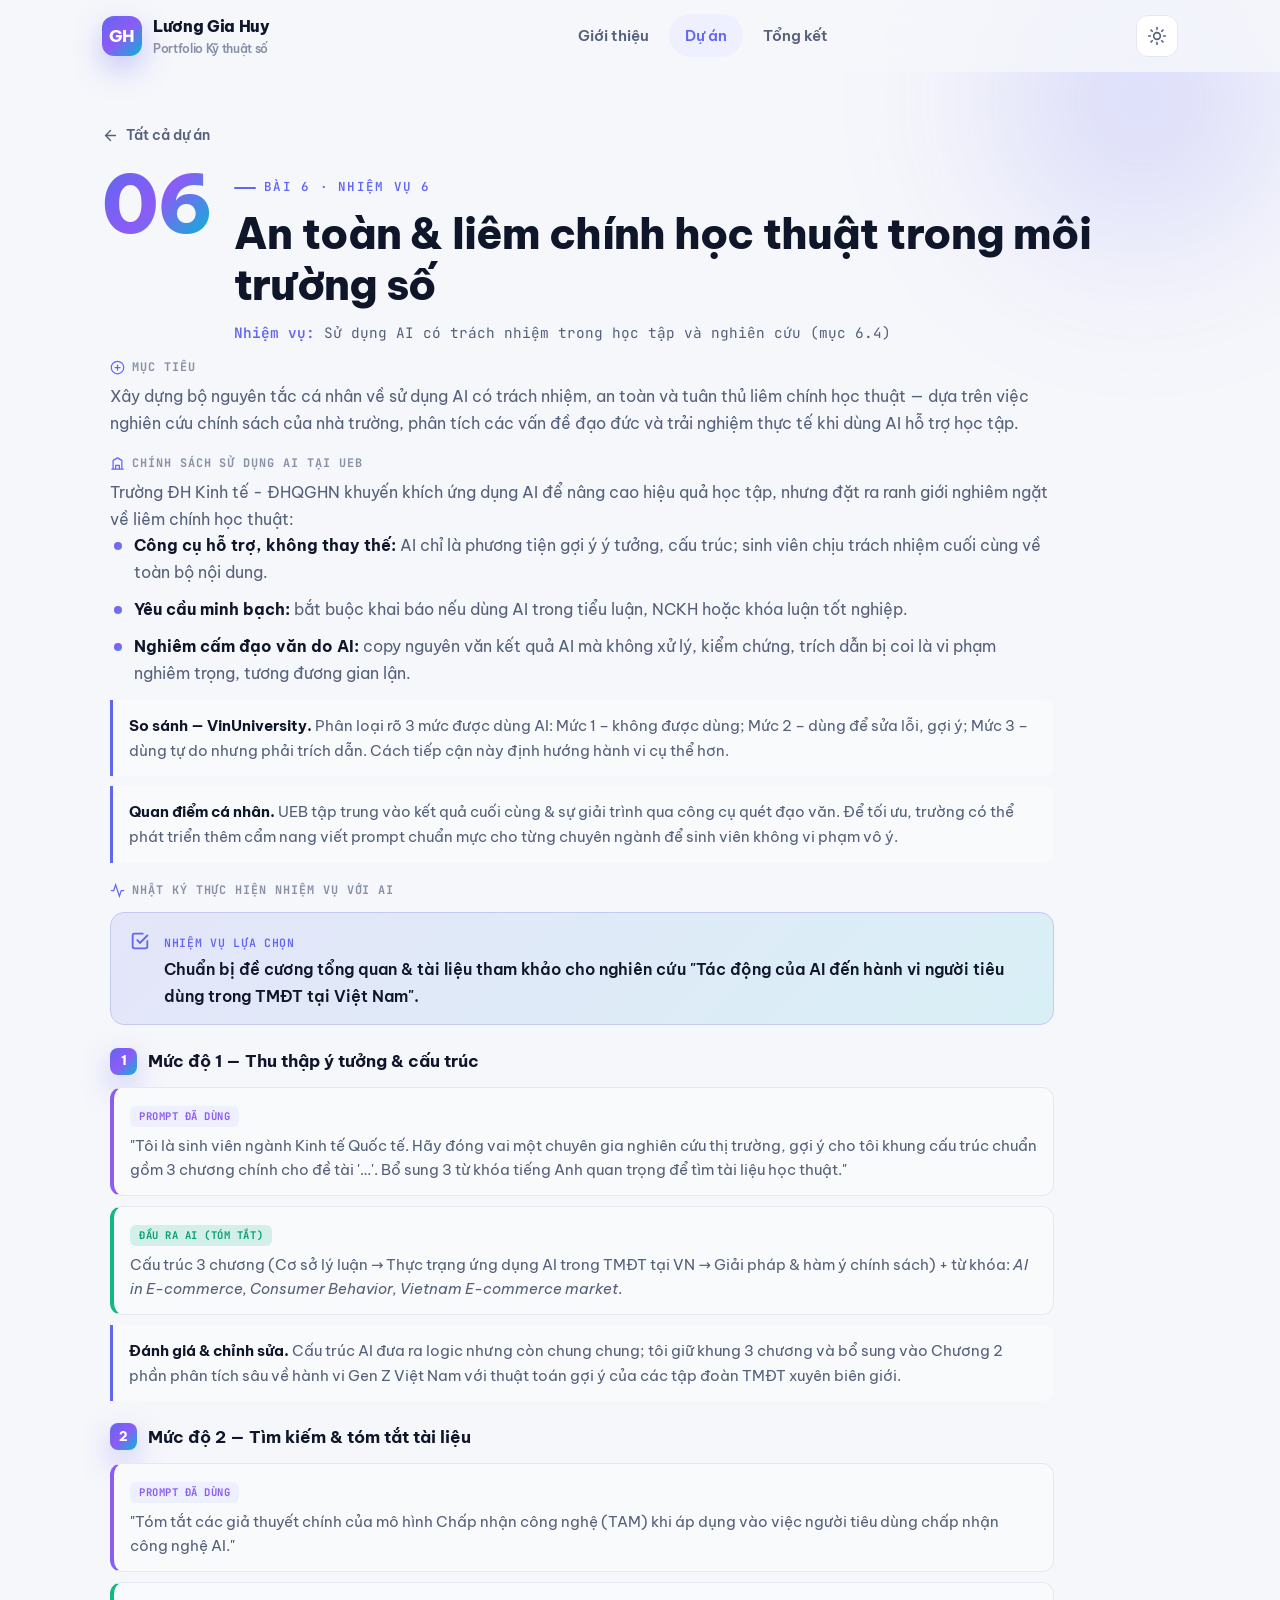
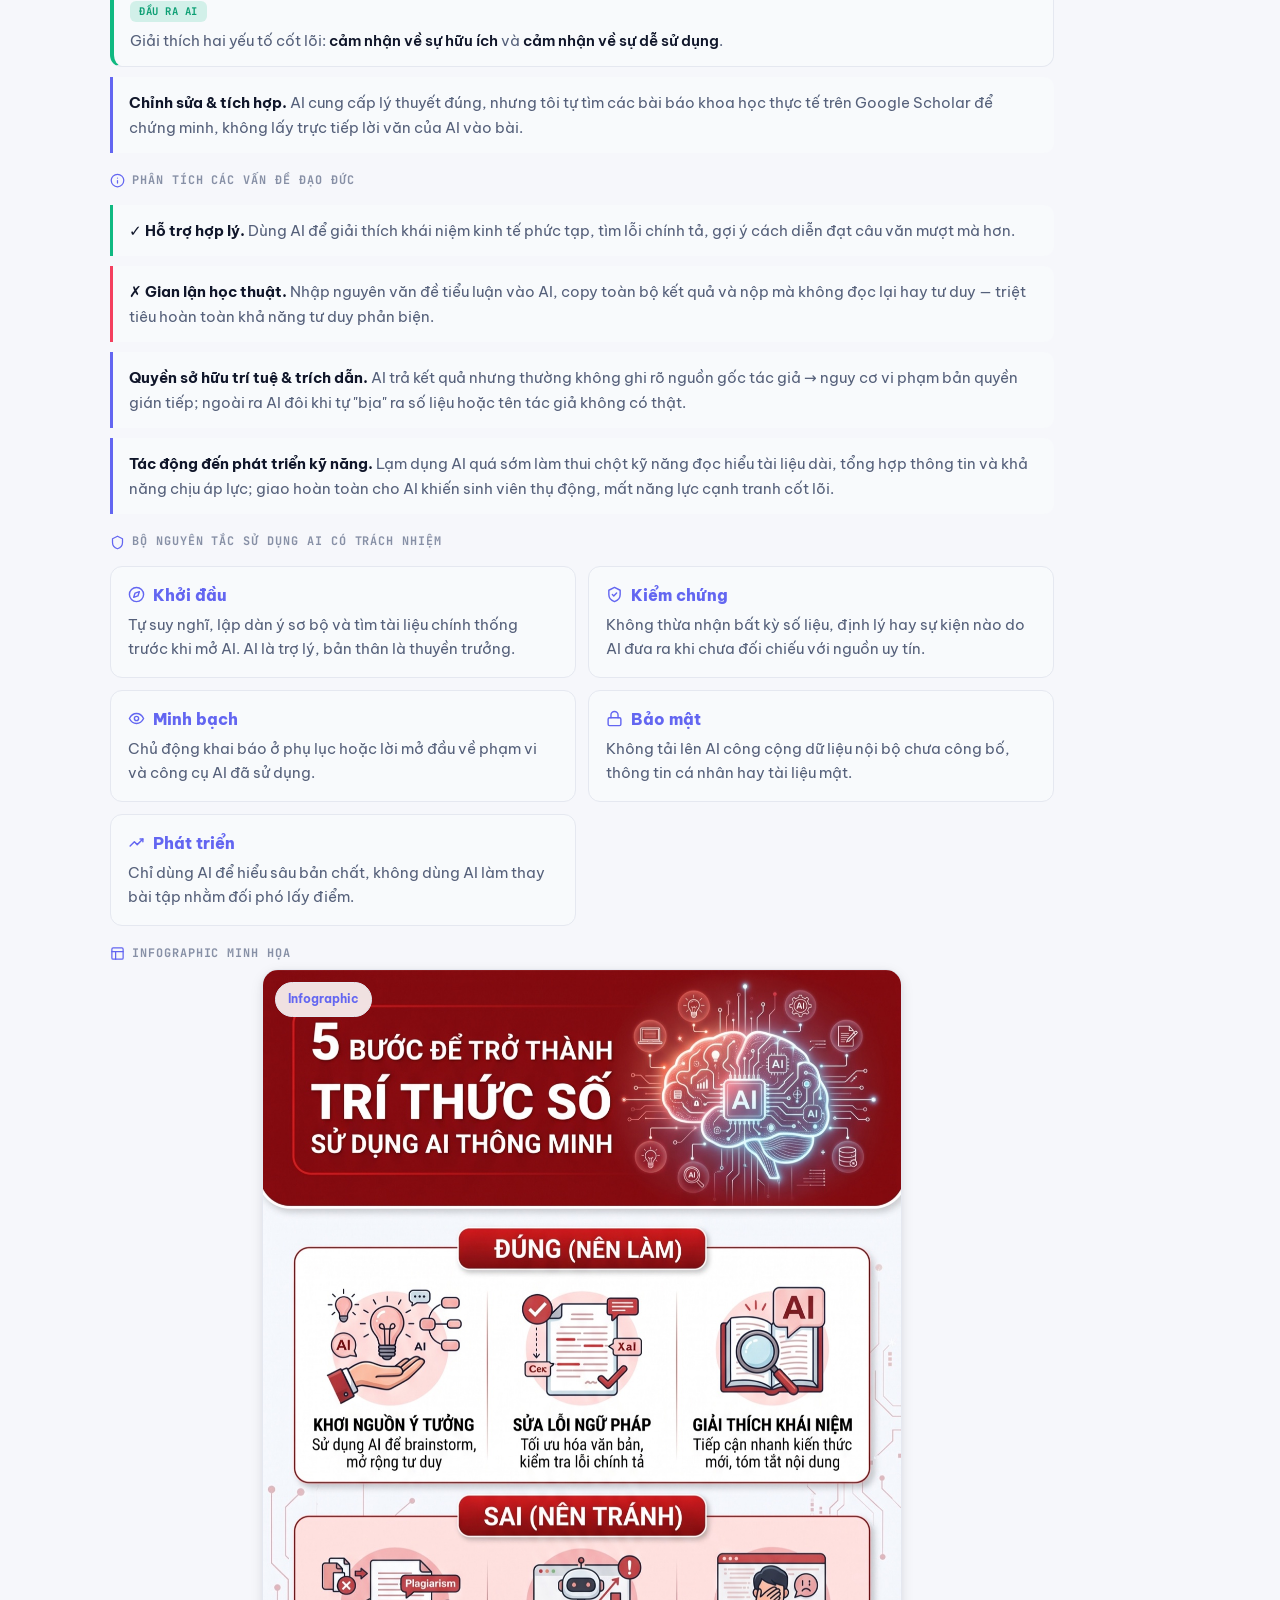
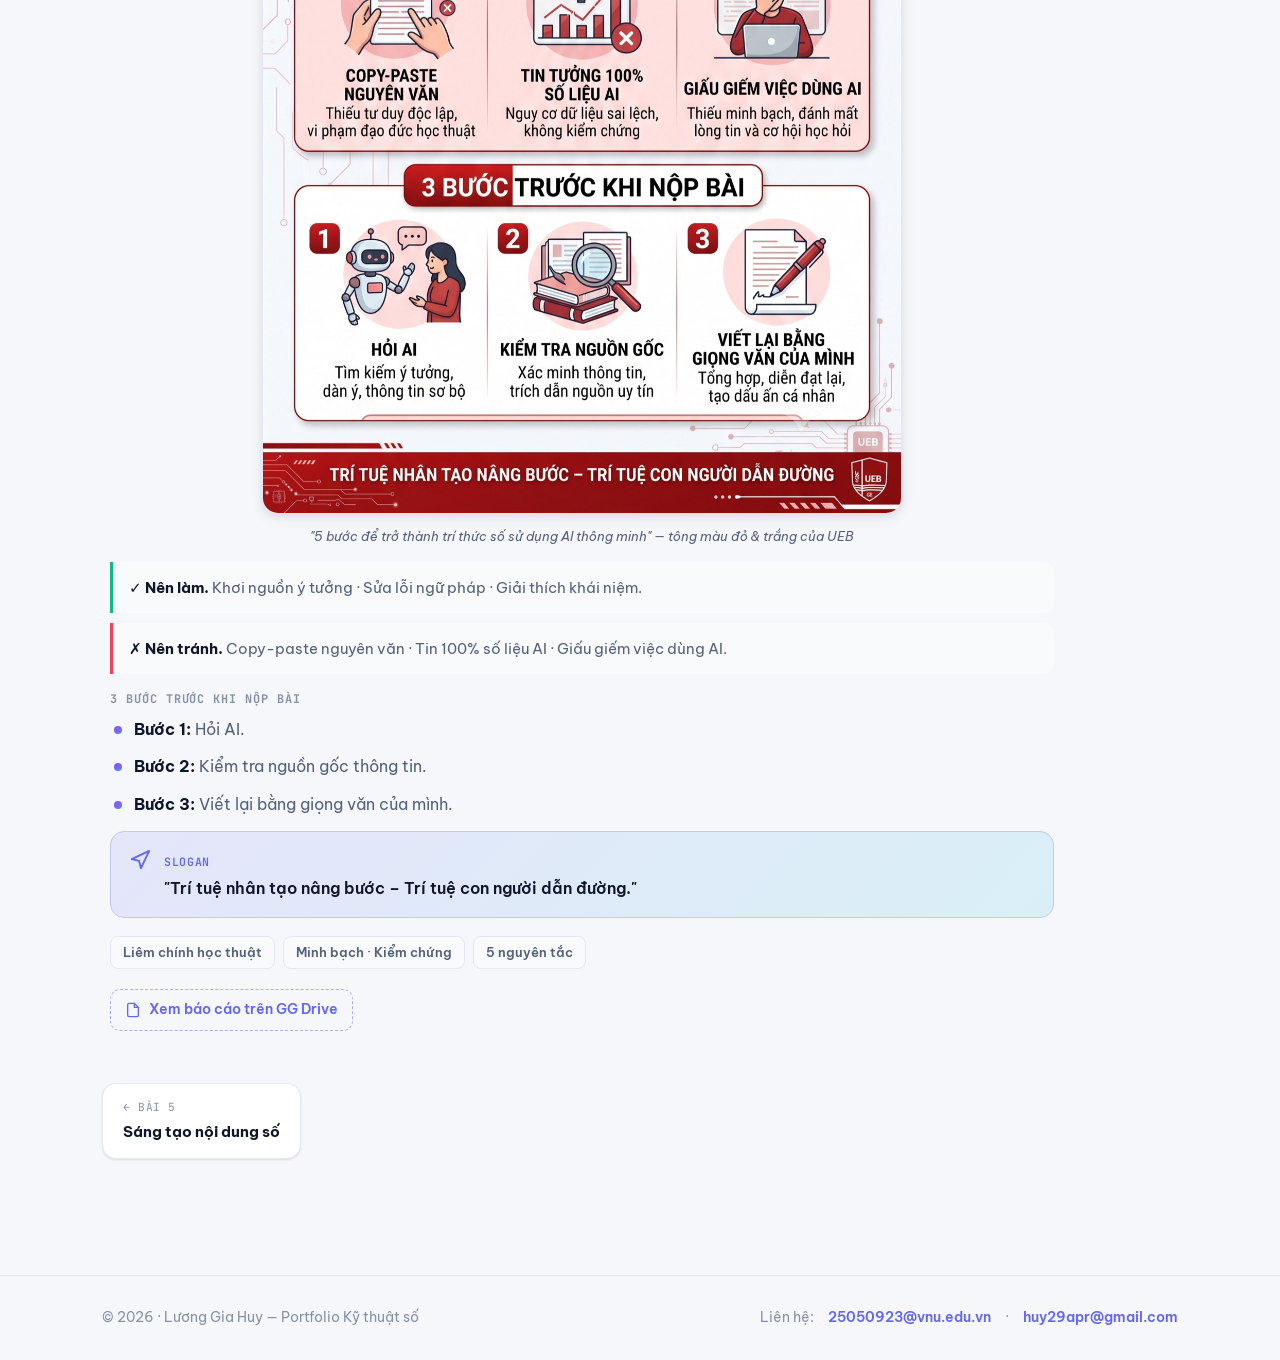
<file: bai6.html>
<!DOCTYPE html>
<html lang="vi" data-theme="light">
<head>
  <meta charset="UTF-8" />
  <meta name="viewport" content="width=device-width, initial-scale=1.0" />
  <title>Bài 6: An toàn &amp; liêm chính học thuật trong môi trường số — Portfolio Kỹ thuật số</title>
  <meta name="description" content="6 bài tập thành phần: quản lý tệp, tìm kiếm thông tin, viết prompt, hợp tác trực tuyến, sáng tạo nội dung AI và sử dụng AI có trách nhiệm." />
  <meta name="theme-color" content="#6366f1" />
  <link rel="icon" href="data:image/svg+xml,%3Csvg xmlns='http://www.w3.org/2000/svg' viewBox='0 0 100 100'%3E%3Ctext y='.9em' font-size='90'%3E%F0%9F%8E%93%3C/text%3E%3C/svg%3E" />
  <script>
    (function () {
      try {
        var t = localStorage.getItem("theme");
        if (!t) t = matchMedia("(prefers-color-scheme: dark)").matches ? "dark" : "light";
        document.documentElement.setAttribute("data-theme", t);
      } catch (e) {}
    })();
  </script>
  <link rel="preconnect" href="https://fonts.googleapis.com" />
  <link rel="preconnect" href="https://fonts.gstatic.com" crossorigin />
  <link href="https://fonts.googleapis.com/css2?family=Be+Vietnam+Pro:wght@300;400;500;600;700;800&family=JetBrains+Mono:wght@400;500;700&display=swap" rel="stylesheet" />
  <link rel="stylesheet" href="css/style.css" />
</head>
<body>

  <!-- ============ HEADER ============ -->
  <header class="header">
    <div class="container nav">
      <a href="index.html" class="brand">
        <span class="brand-mark" data-cfg="initials">P</span>
        <span>
          <span data-cfg="fullName">Portfolio Kỹ thuật số</span>
          <span class="brand-sub">Portfolio Kỹ thuật số</span>
        </span>
      </a>
      <nav class="nav-links" aria-label="Điều hướng chính">
        <a href="index.html">Giới thiệu</a>
        <a href="projects.html" class="active">Dự án</a>
        <a href="summary.html">Tổng kết</a>
      </nav>
      <div class="nav-actions">
        <button class="icon-btn theme-toggle" aria-label="Đổi giao diện Sáng/Tối">
          <svg class="sun" viewBox="0 0 24 24" fill="none" stroke="currentColor" stroke-width="2" stroke-linecap="round"><circle cx="12" cy="12" r="4"/><path d="M12 2v2M12 20v2M4.9 4.9l1.4 1.4M17.7 17.7l1.4 1.4M2 12h2M20 12h2M4.9 19.1l1.4-1.4M17.7 6.3l1.4-1.4"/></svg>
          <svg class="moon" viewBox="0 0 24 24" fill="none" stroke="currentColor" stroke-width="2" stroke-linecap="round" stroke-linejoin="round"><path d="M21 12.8A9 9 0 1 1 11.2 3a7 7 0 0 0 9.8 9.8z"/></svg>
        </button>
        <button class="icon-btn nav-toggle" aria-label="Mở menu" aria-expanded="false">
          <svg viewBox="0 0 24 24" fill="none" stroke="currentColor" stroke-width="2" stroke-linecap="round"><path d="M3 6h18M3 12h18M3 18h18"/></svg>
        </button>
      </div>
    </div>
  </header>

  <!-- ============ TIÊU ĐỀ BÀI ============ -->
  <section class="section-tight" style="padding-bottom:10px;">
    <span class="blob blob-1"></span>
    <div class="container">
      <a href="projects.html" class="back-link"><svg width="17" height="17" viewBox="0 0 24 24" fill="none" stroke="currentColor" stroke-width="2" stroke-linecap="round" stroke-linejoin="round"><path d="M19 12H5M12 19l-7-7 7-7"/></svg> Tất cả dự án</a>
      <div class="detail-hero reveal">
        <span class="proj-num-lg gradient-text">06</span>
        <div>
          <span class="eyebrow">Bài 6 · Nhiệm vụ 6</span>
          <h1>An toàn &amp; liêm chính học thuật trong môi trường số</h1>
          <p class="proj-task-lg"><b>Nhiệm vụ:</b> Sử dụng AI có trách nhiệm trong học tập và nghiên cứu (mục 6.4)</p>
        </div>
      </div>
    </div>
  </section>

  <!-- ============ NỘI DUNG BÀI ============ -->
  <section style="padding-top:0;">
    <div class="container">
      <div class="detail-wrap reveal">
        <div class="proj-detail-body">
            <div class="block-label"><svg viewBox="0 0 24 24" fill="none" stroke="currentColor" stroke-width="2"><circle cx="12" cy="12" r="10"/><path d="M12 8v8M8 12h8" stroke-linecap="round"/></svg> Mục tiêu</div>
            <p>Xây dựng bộ nguyên tắc cá nhân về sử dụng AI có trách nhiệm, an toàn và tuân thủ liêm chính học thuật — dựa trên việc nghiên cứu chính sách của nhà trường, phân tích các vấn đề đạo đức và trải nghiệm thực tế khi dùng AI hỗ trợ học tập.</p>

            <div class="block-label"><svg viewBox="0 0 24 24" fill="none" stroke="currentColor" stroke-width="2" stroke-linecap="round" stroke-linejoin="round"><path d="M3 21h18M5 21V7l7-4 7 4v14M9 21v-6h6v6"/></svg> Chính sách sử dụng AI tại UEB</div>
            <p>Trường ĐH Kinh tế - ĐHQGHN khuyến khích ứng dụng AI để nâng cao hiệu quả học tập, nhưng đặt ra ranh giới nghiêm ngặt về liêm chính học thuật:</p>
            <ul class="bullets">
              <li><b>Công cụ hỗ trợ, không thay thế:</b> AI chỉ là phương tiện gợi ý ý tưởng, cấu trúc; sinh viên chịu trách nhiệm cuối cùng về toàn bộ nội dung.</li>
              <li><b>Yêu cầu minh bạch:</b> bắt buộc khai báo nếu dùng AI trong tiểu luận, NCKH hoặc khóa luận tốt nghiệp.</li>
              <li><b>Nghiêm cấm đạo văn do AI:</b> copy nguyên văn kết quả AI mà không xử lý, kiểm chứng, trích dẫn bị coi là vi phạm nghiêm trọng, tương đương gian lận.</li>
            </ul>
            <div class="notes">
              <div class="note"><b>So sánh — VinUniversity.</b> Phân loại rõ 3 mức được dùng AI: Mức 1 – không được dùng; Mức 2 – dùng để sửa lỗi, gợi ý; Mức 3 – dùng tự do nhưng phải trích dẫn. Cách tiếp cận này định hướng hành vi cụ thể hơn.</div>
              <div class="note"><b>Quan điểm cá nhân.</b> UEB tập trung vào kết quả cuối cùng &amp; sự giải trình qua công cụ quét đạo văn. Để tối ưu, trường có thể phát triển thêm cẩm nang viết prompt chuẩn mực cho từng chuyên ngành để sinh viên không vi phạm vô ý.</div>
            </div>

            <div class="block-label"><svg viewBox="0 0 24 24" fill="none" stroke="currentColor" stroke-width="2" stroke-linecap="round"><path d="M22 12h-4l-3 9L9 3l-3 9H2"/></svg> Nhật ký thực hiện nhiệm vụ với AI</div>
            <div class="callout">
              <span class="c-ico"><svg viewBox="0 0 24 24" fill="none" stroke="currentColor" stroke-width="2" stroke-linecap="round"><path d="M9 11l3 3 8-8"/><path d="M20 12v6a2 2 0 0 1-2 2H6a2 2 0 0 1-2-2V6a2 2 0 0 1 2-2h9"/></svg></span>
              <div><span class="c-eyebrow">Nhiệm vụ lựa chọn</span><p>Chuẩn bị đề cương tổng quan &amp; tài liệu tham khảo cho nghiên cứu "Tác động của AI đến hành vi người tiêu dùng trong TMĐT tại Việt Nam".</p></div>
            </div>

            <div class="prompt-task">
              <div class="ptask-title"><span class="n">1</span> Mức độ 1 — Thu thập ý tưởng &amp; cấu trúc</div>
              <div class="prompt-versions">
                <div class="pv pv-better"><span class="pv-label">Prompt đã dùng</span><p class="pv-text">"Tôi là sinh viên ngành Kinh tế Quốc tế. Hãy đóng vai một chuyên gia nghiên cứu thị trường, gợi ý cho tôi khung cấu trúc chuẩn gồm 3 chương chính cho đề tài '…'. Bổ sung 3 từ khóa tiếng Anh quan trọng để tìm tài liệu học thuật."</p></div>
                <div class="pv pv-adv"><span class="pv-label">Đầu ra AI (tóm tắt)</span><p class="pv-text">Cấu trúc 3 chương (Cơ sở lý luận → Thực trạng ứng dụng AI trong TMĐT tại VN → Giải pháp &amp; hàm ý chính sách) + từ khóa: <i>AI in E-commerce, Consumer Behavior, Vietnam E-commerce market</i>.</p></div>
              </div>
              <div class="note" style="margin-top:10px;"><b>Đánh giá &amp; chỉnh sửa.</b> Cấu trúc AI đưa ra logic nhưng còn chung chung; tôi giữ khung 3 chương và bổ sung vào Chương 2 phần phân tích sâu về hành vi Gen Z Việt Nam với thuật toán gợi ý của các tập đoàn TMĐT xuyên biên giới.</div>
            </div>

            <div class="prompt-task">
              <div class="ptask-title"><span class="n">2</span> Mức độ 2 — Tìm kiếm &amp; tóm tắt tài liệu</div>
              <div class="prompt-versions">
                <div class="pv pv-better"><span class="pv-label">Prompt đã dùng</span><p class="pv-text">"Tóm tắt các giả thuyết chính của mô hình Chấp nhận công nghệ (TAM) khi áp dụng vào việc người tiêu dùng chấp nhận công nghệ AI."</p></div>
                <div class="pv pv-adv"><span class="pv-label">Đầu ra AI</span><p class="pv-text">Giải thích hai yếu tố cốt lõi: <b>cảm nhận về sự hữu ích</b> và <b>cảm nhận về sự dễ sử dụng</b>.</p></div>
              </div>
              <div class="note" style="margin-top:10px;"><b>Chỉnh sửa &amp; tích hợp.</b> AI cung cấp lý thuyết đúng, nhưng tôi tự tìm các bài báo khoa học thực tế trên Google Scholar để chứng minh, không lấy trực tiếp lời văn của AI vào bài.</div>
            </div>

            <div class="block-label"><svg viewBox="0 0 24 24" fill="none" stroke="currentColor" stroke-width="2" stroke-linecap="round"><circle cx="12" cy="12" r="10"/><path d="M12 16v-4M12 8h.01"/></svg> Phân tích các vấn đề đạo đức</div>
            <div class="notes">
              <div class="note" style="border-left-color:#10b981;"><b>✓ Hỗ trợ hợp lý.</b> Dùng AI để giải thích khái niệm kinh tế phức tạp, tìm lỗi chính tả, gợi ý cách diễn đạt câu văn mượt mà hơn.</div>
              <div class="note" style="border-left-color:#f43f5e;"><b>✗ Gian lận học thuật.</b> Nhập nguyên văn đề tiểu luận vào AI, copy toàn bộ kết quả và nộp mà không đọc lại hay tư duy — triệt tiêu hoàn toàn khả năng tư duy phản biện.</div>
              <div class="note"><b>Quyền sở hữu trí tuệ &amp; trích dẫn.</b> AI trả kết quả nhưng thường không ghi rõ nguồn gốc tác giả → nguy cơ vi phạm bản quyền gián tiếp; ngoài ra AI đôi khi tự "bịa" ra số liệu hoặc tên tác giả không có thật.</div>
              <div class="note"><b>Tác động đến phát triển kỹ năng.</b> Lạm dụng AI quá sớm làm thui chột kỹ năng đọc hiểu tài liệu dài, tổng hợp thông tin và khả năng chịu áp lực; giao hoàn toàn cho AI khiến sinh viên thụ động, mất năng lực cạnh tranh cốt lõi.</div>
            </div>

            <div class="block-label"><svg viewBox="0 0 24 24" fill="none" stroke="currentColor" stroke-width="2" stroke-linecap="round" stroke-linejoin="round"><path d="M12 2 4 6v6c0 5 3.4 8.5 8 10 4.6-1.5 8-5 8-10V6z"/></svg> Bộ nguyên tắc sử dụng AI có trách nhiệm</div>
            <div class="principles">
              <div class="principle"><span class="p-key"><svg viewBox="0 0 24 24" fill="none" stroke="currentColor" stroke-width="2" stroke-linecap="round" stroke-linejoin="round"><circle cx="12" cy="12" r="10"/><path d="m16 8-6 2-2 6 6-2z"/></svg> Khởi đầu</span><p>Tự suy nghĩ, lập dàn ý sơ bộ và tìm tài liệu chính thống trước khi mở AI. AI là trợ lý, bản thân là thuyền trưởng.</p></div>
              <div class="principle"><span class="p-key"><svg viewBox="0 0 24 24" fill="none" stroke="currentColor" stroke-width="2" stroke-linecap="round" stroke-linejoin="round"><path d="M12 2 4 6v6c0 5 3.4 8.5 8 10 4.6-1.5 8-5 8-10V6z"/><path d="m9 12 2 2 4-4"/></svg> Kiểm chứng</span><p>Không thừa nhận bất kỳ số liệu, định lý hay sự kiện nào do AI đưa ra khi chưa đối chiếu với nguồn uy tín.</p></div>
              <div class="principle"><span class="p-key"><svg viewBox="0 0 24 24" fill="none" stroke="currentColor" stroke-width="2" stroke-linecap="round" stroke-linejoin="round"><path d="M2 12s3.5-7 10-7 10 7 10 7-3.5 7-10 7-10-7-10-7z"/><circle cx="12" cy="12" r="3"/></svg> Minh bạch</span><p>Chủ động khai báo ở phụ lục hoặc lời mở đầu về phạm vi và công cụ AI đã sử dụng.</p></div>
              <div class="principle"><span class="p-key"><svg viewBox="0 0 24 24" fill="none" stroke="currentColor" stroke-width="2" stroke-linecap="round" stroke-linejoin="round"><rect x="3" y="11" width="18" height="11" rx="2"/><path d="M7 11V7a5 5 0 0 1 10 0v4"/></svg> Bảo mật</span><p>Không tải lên AI công cộng dữ liệu nội bộ chưa công bố, thông tin cá nhân hay tài liệu mật.</p></div>
              <div class="principle"><span class="p-key"><svg viewBox="0 0 24 24" fill="none" stroke="currentColor" stroke-width="2" stroke-linecap="round" stroke-linejoin="round"><path d="M3 17l6-6 4 4 8-8"/><path d="M17 7h4v4"/></svg> Phát triển</span><p>Chỉ dùng AI để hiểu sâu bản chất, không dùng AI làm thay bài tập nhằm đối phó lấy điểm.</p></div>
            </div>

            <div class="block-label"><svg viewBox="0 0 24 24" fill="none" stroke="currentColor" stroke-width="2" stroke-linecap="round" stroke-linejoin="round"><rect x="3" y="3" width="18" height="18" rx="2"/><path d="M3 9h18M9 21V9"/></svg> Infographic minh họa</div>
            <div class="media media-tall"><span class="media-badge">Infographic</span>
              <img src="assets/bai6-infographic.jpg" alt="Infographic: 5 bước để trở thành trí thức số sử dụng AI thông minh" loading="lazy" onerror="this.onerror=null; this.src='assets/placeholder-project.svg'" />
            </div>
            <p class="media-caption">"5 bước để trở thành trí thức số sử dụng AI thông minh" — tông màu đỏ &amp; trắng của UEB</p>
            <div class="notes">
              <div class="note" style="border-left-color:#10b981;"><b>✓ Nên làm.</b> Khơi nguồn ý tưởng · Sửa lỗi ngữ pháp · Giải thích khái niệm.</div>
              <div class="note" style="border-left-color:#f43f5e;"><b>✗ Nên tránh.</b> Copy-paste nguyên văn · Tin 100% số liệu AI · Giấu giếm việc dùng AI.</div>
            </div>
            <div class="block-label" style="margin-top:16px;">3 bước trước khi nộp bài</div>
            <ul class="bullets">
              <li><b>Bước 1:</b> Hỏi AI.</li>
              <li><b>Bước 2:</b> Kiểm tra nguồn gốc thông tin.</li>
              <li><b>Bước 3:</b> Viết lại bằng giọng văn của mình.</li>
            </ul>
            <div class="callout" style="margin-top:14px;">
              <span class="c-ico"><svg viewBox="0 0 24 24" fill="none" stroke="currentColor" stroke-width="2" stroke-linecap="round" stroke-linejoin="round"><path d="M3 11l19-9-9 19-2-8-8-2z"/></svg></span>
              <div><span class="c-eyebrow">Slogan</span><p>"Trí tuệ nhân tạo nâng bước – Trí tuệ con người dẫn đường."</p></div>
            </div>

            <div class="tags"><span class="tag">Liêm chính học thuật</span><span class="tag">Minh bạch · Kiểm chứng</span><span class="tag">5 nguyên tắc</span></div>
            <div class="project-links">
              <a class="link-pill" href="https://docs.google.com/document/d/1s6PET9Wcn3EKH1CO392duh4ikH98CRUf/edit?usp=drive_link&amp;ouid=116166719151301842061&amp;rtpof=true&amp;sd=true" target="_blank" rel="noopener noreferrer"><svg viewBox="0 0 24 24" fill="none" stroke="currentColor" stroke-width="2" stroke-linecap="round"><path d="M14 2H6a2 2 0 0 0-2 2v16a2 2 0 0 0 2 2h12a2 2 0 0 0 2-2V8z"/><path d="M14 2v6h6"/></svg> Xem báo cáo trên GG Drive</a>
            </div>
          </div>
        <nav class="page-nav"><a class="prev" href="bai5.html"><span class="pn-label">← Bài 5</span><span class="pn-title">Sáng tạo nội dung số</span></a></nav>
      </div>
    </div>
  </section>

<!-- ============ FOOTER ============ -->
  <footer class="footer">
    <div class="container footer-in">
      <p>© <span data-year>2026</span> · <span data-cfg="fullName">[Họ và tên]</span> — Portfolio Kỹ thuật số</p>
      <div class="contact">
        <span>Liên hệ:</span>
        <a href="#" data-cfg-mail="schoolEmail">[email trường]</a>
        <span>·</span>
        <a href="#" data-cfg-mail="email">[email cá nhân]</a>
      </div>
    </div>
  </footer>

  <button class="to-top" aria-label="Lên đầu trang">
    <svg viewBox="0 0 24 24" fill="none" stroke="currentColor" stroke-width="2" stroke-linecap="round"><path d="M12 19V5M6 11l6-6 6 6"/></svg>
  </button>

  <script src="js/config.js"></script>
  <script src="js/main.js"></script>
</body>
</html>
</file>
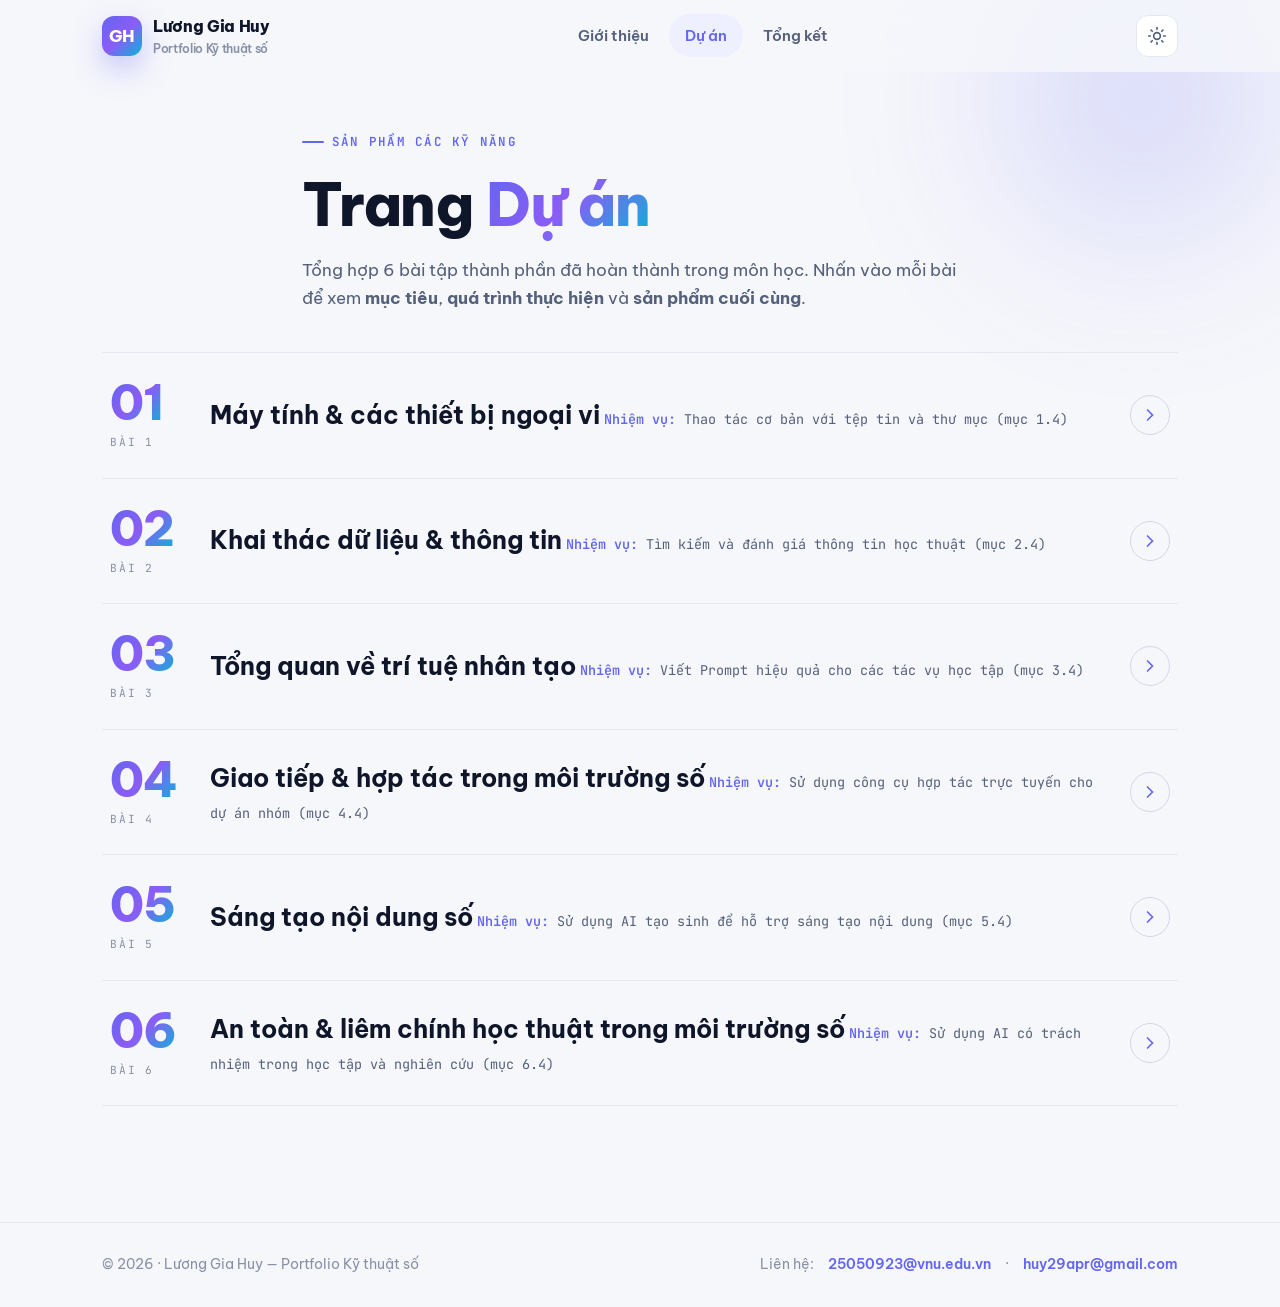
<file: projects.html>
<!DOCTYPE html>
<html lang="vi" data-theme="light">
<head>
  <meta charset="UTF-8" />
  <meta name="viewport" content="width=device-width, initial-scale=1.0" />
  <title>Dự án — Portfolio Kỹ thuật số</title>
  <meta name="description" content="6 bài tập thành phần: quản lý tệp, tìm kiếm thông tin, viết prompt, hợp tác trực tuyến, sáng tạo nội dung AI và sử dụng AI có trách nhiệm." />
  <meta name="theme-color" content="#6366f1" />
  <link rel="icon" href="data:image/svg+xml,%3Csvg xmlns='http://www.w3.org/2000/svg' viewBox='0 0 100 100'%3E%3Ctext y='.9em' font-size='90'%3E%F0%9F%8E%93%3C/text%3E%3C/svg%3E" />
  <script>
    (function () {
      try {
        var t = localStorage.getItem("theme");
        if (!t) t = matchMedia("(prefers-color-scheme: dark)").matches ? "dark" : "light";
        document.documentElement.setAttribute("data-theme", t);
      } catch (e) {}
    })();
  </script>
  <link rel="preconnect" href="https://fonts.googleapis.com" />
  <link rel="preconnect" href="https://fonts.gstatic.com" crossorigin />
  <link href="https://fonts.googleapis.com/css2?family=Be+Vietnam+Pro:wght@300;400;500;600;700;800&family=JetBrains+Mono:wght@400;500;700&display=swap" rel="stylesheet" />
  <link rel="stylesheet" href="css/style.css" />
</head>
<body>

  <!-- ============ HEADER ============ -->
  <header class="header">
    <div class="container nav">
      <a href="index.html" class="brand">
        <span class="brand-mark" data-cfg="initials">P</span>
        <span>
          <span data-cfg="fullName">Portfolio Kỹ thuật số</span>
          <span class="brand-sub">Portfolio Kỹ thuật số</span>
        </span>
      </a>
      <nav class="nav-links" aria-label="Điều hướng chính">
        <a href="index.html">Giới thiệu</a>
        <a href="projects.html" class="active">Dự án</a>
        <a href="summary.html">Tổng kết</a>
      </nav>
      <div class="nav-actions">
        <button class="icon-btn theme-toggle" aria-label="Đổi giao diện Sáng/Tối">
          <svg class="sun" viewBox="0 0 24 24" fill="none" stroke="currentColor" stroke-width="2" stroke-linecap="round"><circle cx="12" cy="12" r="4"/><path d="M12 2v2M12 20v2M4.9 4.9l1.4 1.4M17.7 17.7l1.4 1.4M2 12h2M20 12h2M4.9 19.1l1.4-1.4M17.7 6.3l1.4-1.4"/></svg>
          <svg class="moon" viewBox="0 0 24 24" fill="none" stroke="currentColor" stroke-width="2" stroke-linecap="round" stroke-linejoin="round"><path d="M21 12.8A9 9 0 1 1 11.2 3a7 7 0 0 0 9.8 9.8z"/></svg>
        </button>
        <button class="icon-btn nav-toggle" aria-label="Mở menu" aria-expanded="false">
          <svg viewBox="0 0 24 24" fill="none" stroke="currentColor" stroke-width="2" stroke-linecap="round"><path d="M3 6h18M3 12h18M3 18h18"/></svg>
        </button>
      </div>
    </div>
  </header>

  <!-- ============ TIÊU ĐỀ TRANG ============ -->
  <section class="section-tight" style="padding-bottom:20px;">
    <span class="blob blob-1"></span>
    <div class="container page-head reveal">
      <span class="eyebrow">Sản phẩm các kỹ năng</span>
      <h1>Trang <span class="gradient-text">Dự án</span></h1>
      <p>Tổng hợp 6 bài tập thành phần đã hoàn thành trong môn học. Nhấn vào mỗi bài để xem
      <b>mục tiêu</b>, <b>quá trình thực hiện</b> và <b>sản phẩm cuối cùng</b>.</p>
    </div>
  </section>

  <!-- ============ DANH SÁCH 6 BÀI ============ -->
  <section style="padding-top:0;">
    <div class="container">
      <div class="proj-list">
        <div class="proj-item reveal">
          <a class="proj-head" href="bai1.html">
            <span class="proj-index"><span class="proj-num gradient-text">01</span><span class="proj-bai">Bài 1</span></span>
            <span class="proj-titles">
              <span class="proj-title">Máy tính &amp; các thiết bị ngoại vi</span>
              <span class="proj-task"><b>Nhiệm vụ:</b> Thao tác cơ bản với tệp tin và thư mục (mục 1.4)</span>
            </span>
            <span class="proj-arrow"><svg viewBox="0 0 24 24" fill="none" stroke="currentColor" stroke-width="2" stroke-linecap="round"><path d="M9 6l6 6-6 6"/></svg></span>
          </a>
        </div>

        <div class="proj-item reveal">
          <a class="proj-head" href="bai2.html">
            <span class="proj-index"><span class="proj-num gradient-text">02</span><span class="proj-bai">Bài 2</span></span>
            <span class="proj-titles">
              <span class="proj-title">Khai thác dữ liệu &amp; thông tin</span>
              <span class="proj-task"><b>Nhiệm vụ:</b> Tìm kiếm và đánh giá thông tin học thuật (mục 2.4)</span>
            </span>
            <span class="proj-arrow"><svg viewBox="0 0 24 24" fill="none" stroke="currentColor" stroke-width="2" stroke-linecap="round"><path d="M9 6l6 6-6 6"/></svg></span>
          </a>
        </div>

        <div class="proj-item reveal">
          <a class="proj-head" href="bai3.html">
            <span class="proj-index"><span class="proj-num gradient-text">03</span><span class="proj-bai">Bài 3</span></span>
            <span class="proj-titles">
              <span class="proj-title">Tổng quan về trí tuệ nhân tạo</span>
              <span class="proj-task"><b>Nhiệm vụ:</b> Viết Prompt hiệu quả cho các tác vụ học tập (mục 3.4)</span>
            </span>
            <span class="proj-arrow"><svg viewBox="0 0 24 24" fill="none" stroke="currentColor" stroke-width="2" stroke-linecap="round"><path d="M9 6l6 6-6 6"/></svg></span>
          </a>
        </div>

        <div class="proj-item reveal">
          <a class="proj-head" href="bai4.html">
            <span class="proj-index"><span class="proj-num gradient-text">04</span><span class="proj-bai">Bài 4</span></span>
            <span class="proj-titles">
              <span class="proj-title">Giao tiếp &amp; hợp tác trong môi trường số</span>
              <span class="proj-task"><b>Nhiệm vụ:</b> Sử dụng công cụ hợp tác trực tuyến cho dự án nhóm (mục 4.4)</span>
            </span>
            <span class="proj-arrow"><svg viewBox="0 0 24 24" fill="none" stroke="currentColor" stroke-width="2" stroke-linecap="round"><path d="M9 6l6 6-6 6"/></svg></span>
          </a>
        </div>

        <div class="proj-item reveal">
          <a class="proj-head" href="bai5.html">
            <span class="proj-index"><span class="proj-num gradient-text">05</span><span class="proj-bai">Bài 5</span></span>
            <span class="proj-titles">
              <span class="proj-title">Sáng tạo nội dung số</span>
              <span class="proj-task"><b>Nhiệm vụ:</b> Sử dụng AI tạo sinh để hỗ trợ sáng tạo nội dung (mục 5.4)</span>
            </span>
            <span class="proj-arrow"><svg viewBox="0 0 24 24" fill="none" stroke="currentColor" stroke-width="2" stroke-linecap="round"><path d="M9 6l6 6-6 6"/></svg></span>
          </a>
        </div>

        <div class="proj-item reveal">
          <a class="proj-head" href="bai6.html">
            <span class="proj-index"><span class="proj-num gradient-text">06</span><span class="proj-bai">Bài 6</span></span>
            <span class="proj-titles">
              <span class="proj-title">An toàn &amp; liêm chính học thuật trong môi trường số</span>
              <span class="proj-task"><b>Nhiệm vụ:</b> Sử dụng AI có trách nhiệm trong học tập và nghiên cứu (mục 6.4)</span>
            </span>
            <span class="proj-arrow"><svg viewBox="0 0 24 24" fill="none" stroke="currentColor" stroke-width="2" stroke-linecap="round"><path d="M9 6l6 6-6 6"/></svg></span>
          </a>
        </div>
      </div>
    </div>
  </section>

  <!-- ============ FOOTER ============ -->
  <footer class="footer">
    <div class="container footer-in">
      <p>© <span data-year>2026</span> · <span data-cfg="fullName">[Họ và tên]</span> — Portfolio Kỹ thuật số</p>
      <div class="contact">
        <span>Liên hệ:</span>
        <a href="#" data-cfg-mail="schoolEmail">[email trường]</a>
        <span>·</span>
        <a href="#" data-cfg-mail="email">[email cá nhân]</a>
      </div>
    </div>
  </footer>

  <button class="to-top" aria-label="Lên đầu trang">
    <svg viewBox="0 0 24 24" fill="none" stroke="currentColor" stroke-width="2" stroke-linecap="round"><path d="M12 19V5M6 11l6-6 6 6"/></svg>
  </button>

  <script src="js/config.js"></script>
  <script src="js/main.js"></script>
</body>
</html>
</file>
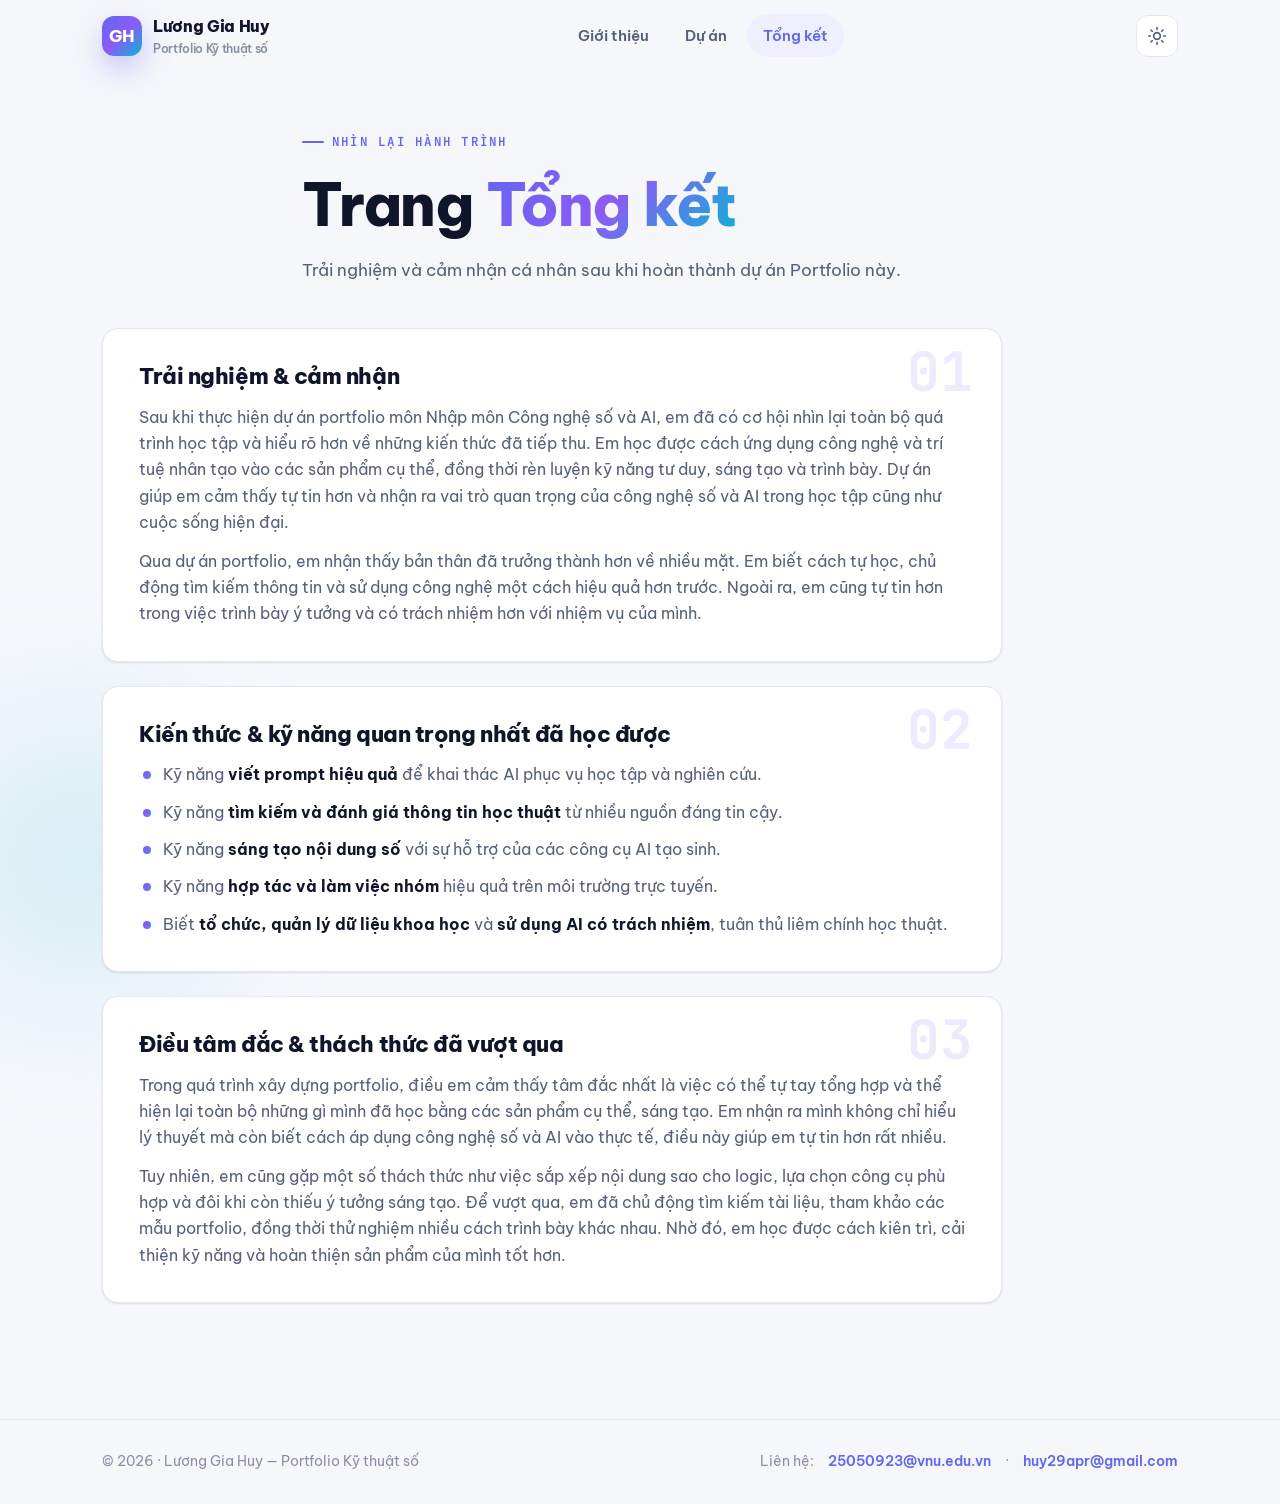
<file: summary.html>
<!DOCTYPE html>
<html lang="vi" data-theme="light">
<head>
  <meta charset="UTF-8" />
  <meta name="viewport" content="width=device-width, initial-scale=1.0" />
  <title>Tổng kết — Portfolio Kỹ thuật số</title>
  <meta name="description" content="Tổng kết trải nghiệm, kiến thức và kỹ năng thu được sau khi hoàn thành dự án Portfolio Kỹ thuật số." />
  <meta name="theme-color" content="#6366f1" />
  <link rel="icon" href="data:image/svg+xml,%3Csvg xmlns='http://www.w3.org/2000/svg' viewBox='0 0 100 100'%3E%3Ctext y='.9em' font-size='90'%3E%F0%9F%8E%93%3C/text%3E%3C/svg%3E" />
  <script>
    (function () {
      try {
        var t = localStorage.getItem("theme");
        if (!t) t = matchMedia("(prefers-color-scheme: dark)").matches ? "dark" : "light";
        document.documentElement.setAttribute("data-theme", t);
      } catch (e) {}
    })();
  </script>
  <link rel="preconnect" href="https://fonts.googleapis.com" />
  <link rel="preconnect" href="https://fonts.gstatic.com" crossorigin />
  <link href="https://fonts.googleapis.com/css2?family=Be+Vietnam+Pro:wght@300;400;500;600;700;800&family=JetBrains+Mono:wght@400;500;700&display=swap" rel="stylesheet" />
  <link rel="stylesheet" href="css/style.css" />
</head>
<body>

  <!-- ============ HEADER ============ -->
  <header class="header">
    <div class="container nav">
      <a href="index.html" class="brand">
        <span class="brand-mark" data-cfg="initials">P</span>
        <span>
          <span data-cfg="fullName">Portfolio Kỹ thuật số</span>
          <span class="brand-sub">Portfolio Kỹ thuật số</span>
        </span>
      </a>
      <nav class="nav-links" aria-label="Điều hướng chính">
        <a href="index.html">Giới thiệu</a>
        <a href="projects.html">Dự án</a>
        <a href="summary.html" class="active">Tổng kết</a>
      </nav>
      <div class="nav-actions">
        <button class="icon-btn theme-toggle" aria-label="Đổi giao diện Sáng/Tối">
          <svg class="sun" viewBox="0 0 24 24" fill="none" stroke="currentColor" stroke-width="2" stroke-linecap="round"><circle cx="12" cy="12" r="4"/><path d="M12 2v2M12 20v2M4.9 4.9l1.4 1.4M17.7 17.7l1.4 1.4M2 12h2M20 12h2M4.9 19.1l1.4-1.4M17.7 6.3l1.4-1.4"/></svg>
          <svg class="moon" viewBox="0 0 24 24" fill="none" stroke="currentColor" stroke-width="2" stroke-linecap="round" stroke-linejoin="round"><path d="M21 12.8A9 9 0 1 1 11.2 3a7 7 0 0 0 9.8 9.8z"/></svg>
        </button>
        <button class="icon-btn nav-toggle" aria-label="Mở menu" aria-expanded="false">
          <svg viewBox="0 0 24 24" fill="none" stroke="currentColor" stroke-width="2" stroke-linecap="round"><path d="M3 6h18M3 12h18M3 18h18"/></svg>
        </button>
      </div>
    </div>
  </header>

  <!-- ============ TIÊU ĐỀ ============ -->
  <section class="section-tight" style="padding-bottom:16px;">
    <span class="blob blob-2"></span>
    <div class="container page-head reveal">
      <span class="eyebrow">Nhìn lại hành trình</span>
      <h1>Trang <span class="gradient-text">Tổng kết</span></h1>
      <p>Trải nghiệm và cảm nhận cá nhân sau khi hoàn thành dự án Portfolio này.</p>
    </div>
  </section>

  <!-- ============ 3 THẺ TỔNG KẾT ============ -->
  <section style="padding-top:8px;">
    <div class="container">
      <div class="sum-list">

        <div class="card sum-card reveal">
          <span class="sum-num">01</span>
          <h3>Trải nghiệm &amp; cảm nhận</h3>
          <p>Sau khi thực hiện dự án portfolio môn Nhập môn Công nghệ số và AI, em đã có cơ hội nhìn lại toàn bộ quá trình học tập và hiểu rõ hơn về những kiến thức đã tiếp thu. Em học được cách ứng dụng công nghệ và trí tuệ nhân tạo vào các sản phẩm cụ thể, đồng thời rèn luyện kỹ năng tư duy, sáng tạo và trình bày. Dự án giúp em cảm thấy tự tin hơn và nhận ra vai trò quan trọng của công nghệ số và AI trong học tập cũng như cuộc sống hiện đại.</p>
          <p>Qua dự án portfolio, em nhận thấy bản thân đã trưởng thành hơn về nhiều mặt. Em biết cách tự học, chủ động tìm kiếm thông tin và sử dụng công nghệ một cách hiệu quả hơn trước. Ngoài ra, em cũng tự tin hơn trong việc trình bày ý tưởng và có trách nhiệm hơn với nhiệm vụ của mình.</p>
        </div>

        <div class="card sum-card reveal">
          <span class="sum-num">02</span>
          <h3>Kiến thức &amp; kỹ năng quan trọng nhất đã học được</h3>
          <ul class="bullets">
            <li>Kỹ năng <b>viết prompt hiệu quả</b> để khai thác AI phục vụ học tập và nghiên cứu.</li>
            <li>Kỹ năng <b>tìm kiếm và đánh giá thông tin học thuật</b> từ nhiều nguồn đáng tin cậy.</li>
            <li>Kỹ năng <b>sáng tạo nội dung số</b> với sự hỗ trợ của các công cụ AI tạo sinh.</li>
            <li>Kỹ năng <b>hợp tác và làm việc nhóm</b> hiệu quả trên môi trường trực tuyến.</li>
            <li>Biết <b>tổ chức, quản lý dữ liệu khoa học</b> và <b>sử dụng AI có trách nhiệm</b>, tuân thủ liêm chính học thuật.</li>
          </ul>
        </div>

        <div class="card sum-card reveal">
          <span class="sum-num">03</span>
          <h3>Điều tâm đắc &amp; thách thức đã vượt qua</h3>
          <p>Trong quá trình xây dựng portfolio, điều em cảm thấy tâm đắc nhất là việc có thể tự tay tổng hợp và thể hiện lại toàn bộ những gì mình đã học bằng các sản phẩm cụ thể, sáng tạo. Em nhận ra mình không chỉ hiểu lý thuyết mà còn biết cách áp dụng công nghệ số và AI vào thực tế, điều này giúp em tự tin hơn rất nhiều.</p>
          <p>Tuy nhiên, em cũng gặp một số thách thức như việc sắp xếp nội dung sao cho logic, lựa chọn công cụ phù hợp và đôi khi còn thiếu ý tưởng sáng tạo. Để vượt qua, em đã chủ động tìm kiếm tài liệu, tham khảo các mẫu portfolio, đồng thời thử nghiệm nhiều cách trình bày khác nhau. Nhờ đó, em học được cách kiên trì, cải thiện kỹ năng và hoàn thiện sản phẩm của mình tốt hơn.</p>
        </div>

      </div>
    </div>
  </section>

  <!-- ============ FOOTER ============ -->
  <footer class="footer">
    <div class="container footer-in">
      <p>© <span data-year>2026</span> · <span data-cfg="fullName">[Họ và tên]</span> — Portfolio Kỹ thuật số</p>
      <div class="contact">
        <span>Liên hệ:</span>
        <a href="#" data-cfg-mail="schoolEmail">[email trường]</a>
        <span>·</span>
        <a href="#" data-cfg-mail="email">[email cá nhân]</a>
      </div>
    </div>
  </footer>

  <button class="to-top" aria-label="Lên đầu trang">
    <svg viewBox="0 0 24 24" fill="none" stroke="currentColor" stroke-width="2" stroke-linecap="round"><path d="M12 19V5M6 11l6-6 6 6"/></svg>
  </button>

  <script src="js/config.js"></script>
  <script src="js/main.js"></script>
</body>
</html>
</file>
<file: css/style.css>
/* =============================================================
   PORTFOLIO — Design System
   Bảng màu gốc (indigo · violet · cyan) — hỗ trợ Sáng / Tối,
   responsive & in PDF. Khung bố cục tham khảo cấu trúc mẫu.
   ============================================================= */

/* ---------- 1. Biến màu & thiết kế ---------- */
:root {
  --brand:      #6366f1;
  --brand-2:    #8b5cf6;
  --brand-3:    #06b6d4;
  --brand-soft: #eef0ff;
  --gradient:   linear-gradient(135deg, #6366f1 0%, #8b5cf6 50%, #06b6d4 100%);
  --gradient-soft: linear-gradient(135deg, rgba(99,102,241,.12), rgba(6,182,212,.12));

  --bg:         #f6f7fb;
  --bg-soft:    #eceef6;
  --surface:    #ffffff;
  --surface-2:  #f8fafc;
  --border:     #e5e8f0;
  --border-strong: #d3d8e6;

  --text:       #10162a;
  --text-muted: #55607a;
  --text-soft:  #8790a6;

  --shadow-sm:  0 1px 2px rgba(16,22,42,.06), 0 1px 3px rgba(16,22,42,.05);
  --shadow-md:  0 4px 14px rgba(16,22,42,.08), 0 2px 6px rgba(16,22,42,.05);
  --shadow-lg:  0 18px 44px rgba(16,22,42,.14), 0 8px 18px rgba(16,22,42,.08);
  --shadow-brand: 0 12px 30px rgba(99,102,241,.35);

  --radius:     16px;
  --radius-sm:  10px;
  --radius-lg:  26px;
  --container:  1120px;
  --nav-h:      72px;

  --font: "Be Vietnam Pro", "Segoe UI", system-ui, -apple-system, sans-serif;
  --mono: "JetBrains Mono", ui-monospace, "SF Mono", Menlo, monospace;
}

[data-theme="dark"] {
  --brand:      #8b7dff;
  --brand-2:    #a78bfa;
  --brand-3:    #34e0f0;
  --brand-soft: #1b2140;
  --gradient:   linear-gradient(135deg, #7c6cff 0%, #a78bfa 50%, #34e0f0 100%);
  --gradient-soft: linear-gradient(135deg, rgba(124,108,255,.18), rgba(52,224,240,.14));

  --bg:         #0a0e1c;
  --bg-soft:    #0e132a;
  --surface:    #121a30;
  --surface-2:  #172140;
  --border:     #253052;
  --border-strong: #2e3b63;

  --text:       #eaf0ff;
  --text-muted: #a7b2cd;
  --text-soft:  #74809e;

  --shadow-sm:  0 1px 2px rgba(0,0,0,.4);
  --shadow-md:  0 6px 18px rgba(0,0,0,.4);
  --shadow-lg:  0 22px 50px rgba(0,0,0,.55);
  --shadow-brand: 0 12px 34px rgba(124,108,255,.4);
}

/* ---------- 2. Reset & Base ---------- */
*, *::before, *::after { box-sizing: border-box; margin: 0; padding: 0; }
html { scroll-behavior: smooth; -webkit-text-size-adjust: 100%; }
body {
  font-family: var(--font);
  background: var(--bg);
  color: var(--text);
  line-height: 1.65;
  font-size: 16px;
  -webkit-font-smoothing: antialiased;
  text-rendering: optimizeLegibility;
  overflow-x: hidden;
  transition: background .35s ease, color .35s ease;
}
img { max-width: 100%; display: block; }
a { color: inherit; text-decoration: none; }
ul { list-style: none; }
button { font-family: inherit; cursor: pointer; border: none; background: none; color: inherit; }
::selection { background: var(--brand); color: #fff; }

::-webkit-scrollbar { width: 11px; height: 11px; }
::-webkit-scrollbar-track { background: var(--bg-soft); }
::-webkit-scrollbar-thumb { background: var(--border-strong); border-radius: 20px; border: 3px solid var(--bg-soft); }
::-webkit-scrollbar-thumb:hover { background: var(--brand); }

/* ---------- 3. Layout ---------- */
.container { width: 100%; max-width: var(--container); margin-inline: auto; padding-inline: 22px; }
section { padding: 76px 0; }
.section-tight { padding: 52px 0; }

.eyebrow {
  display: inline-flex; align-items: center; gap: 8px;
  font-family: var(--mono);
  font-size: .78rem; font-weight: 600; letter-spacing: .18em; text-transform: uppercase;
  color: var(--brand); margin-bottom: 18px;
}
.eyebrow::before { content: ""; width: 22px; height: 2px; border-radius: 2px; background: var(--brand); }

h1, h2, h3, h4 { line-height: 1.18; font-weight: 800; letter-spacing: -.02em; color: var(--text); }
h1 { font-size: clamp(2.3rem, 5.2vw, 3.7rem); }
h2 { font-size: clamp(1.7rem, 3.4vw, 2.5rem); }
h3 { font-size: 1.25rem; }

.page-head { max-width: 720px; margin-bottom: 20px; }
.page-head h1 { margin-bottom: 16px; }
.page-head p, .section-head p { color: var(--text-muted); font-size: 1.06rem; }
.section-head { max-width: 720px; margin-bottom: 44px; }
.section-head.center { margin-inline: auto; text-align: center; }

.gradient-text {
  background: var(--gradient);
  -webkit-background-clip: text; background-clip: text;
  -webkit-text-fill-color: transparent; color: transparent;
}
.lead { font-size: 1.15rem; color: var(--text-muted); }
.muted { color: var(--text-muted); }

/* ---------- 4. Buttons ---------- */
.btn {
  display: inline-flex; align-items: center; justify-content: center; gap: 9px;
  padding: 12px 22px; border-radius: 100px; font-weight: 700; font-size: .95rem;
  transition: transform .2s ease, box-shadow .2s ease, background .2s ease, color .2s;
  white-space: nowrap; cursor: pointer;
}
.btn svg { width: 18px; height: 18px; }
.btn-primary { background: var(--gradient); color: #fff; box-shadow: var(--shadow-brand); }
.btn-primary:hover { transform: translateY(-3px); box-shadow: 0 16px 40px rgba(99,102,241,.45); }
.btn-ghost { background: var(--surface); color: var(--text); border: 1.5px solid var(--border-strong); box-shadow: var(--shadow-sm); }
.btn-ghost:hover { transform: translateY(-3px); border-color: var(--brand); color: var(--brand); box-shadow: var(--shadow-md); }

/* ---------- 5. Header / Navbar ---------- */
.header {
  position: sticky; top: 0; z-index: 100; height: var(--nav-h);
  background: color-mix(in srgb, var(--bg) 82%, transparent);
  backdrop-filter: saturate(180%) blur(14px);
  -webkit-backdrop-filter: saturate(180%) blur(14px);
  border-bottom: 1px solid transparent;
  transition: border-color .3s, box-shadow .3s;
}
.header.scrolled { border-color: var(--border); box-shadow: var(--shadow-sm); }
.nav { display: flex; align-items: center; justify-content: space-between; height: 100%; }

.brand { display: flex; align-items: center; gap: 11px; font-weight: 800; font-size: 1.02rem; letter-spacing: -.02em; }
.brand-mark {
  width: 40px; height: 40px; border-radius: 12px; background: var(--gradient);
  display: grid; place-items: center; color: #fff; font-weight: 800; font-size: 1.05rem;
  box-shadow: var(--shadow-brand); flex-shrink: 0;
}
.brand-sub { display: block; font-size: .72rem; font-weight: 600; color: var(--text-soft); }

.nav-links { display: flex; align-items: center; gap: 4px; }
.nav-links a { padding: 9px 16px; border-radius: 100px; font-weight: 600; font-size: .95rem; color: var(--text-muted); transition: color .2s, background .2s; }
.nav-links a:hover { color: var(--text); background: var(--bg-soft); }
.nav-links a.active { color: var(--brand); background: var(--brand-soft); }

.nav-actions { display: flex; align-items: center; gap: 10px; }
.icon-btn {
  width: 42px; height: 42px; border-radius: 12px; display: grid; place-items: center;
  background: var(--surface); border: 1px solid var(--border); color: var(--text-muted);
  transition: color .2s, border-color .2s, transform .2s;
}
.icon-btn:hover { color: var(--brand); border-color: var(--brand); transform: translateY(-2px); }
.icon-btn svg { width: 20px; height: 20px; }
.theme-toggle .moon { display: none; }
[data-theme="dark"] .theme-toggle .sun { display: none; }
[data-theme="dark"] .theme-toggle .moon { display: block; }
.nav-toggle { display: none; }

/* ---------- 6. Hero (Trang Giới thiệu) ---------- */
.hero { position: relative; padding: 72px 0 40px; overflow: hidden; }
.hero-grid { display: grid; grid-template-columns: 1.12fr .88fr; gap: 54px; align-items: center; }
.hero h1 { margin: 6px 0 22px; }
.hero .lead { max-width: 560px; margin-bottom: 26px; }

.hero-chips { display: flex; flex-wrap: wrap; gap: 10px; }
.chip-info {
  display: inline-flex; align-items: baseline; gap: 7px;
  padding: 8px 15px; border-radius: 100px;
  background: var(--surface); border: 1px solid var(--border); box-shadow: var(--shadow-sm);
  font-size: .9rem; color: var(--text);
}
.chip-info b { font-family: var(--mono); font-size: .78rem; font-weight: 700; color: var(--brand); letter-spacing: .02em; }

/* Ảnh đại diện */
.hero-photo { position: relative; display: grid; place-items: center; }
.photo-frame {
  position: relative; width: min(340px, 82vw); padding: 8px;
  background: var(--gradient); border-radius: 26px; box-shadow: var(--shadow-lg);
  rotate: 2.5deg; transition: rotate .4s ease;
}
.photo-frame:hover { rotate: 0deg; }
.photo-frame img { width: 100%; aspect-ratio: 4 / 5; object-fit: cover; border-radius: 20px; background: var(--surface-2); }
.badge-float {
  position: absolute; background: var(--surface); border: 1px solid var(--border);
  border-radius: 14px; padding: 10px 14px; box-shadow: var(--shadow-lg);
  display: flex; align-items: center; gap: 10px; font-size: .84rem; font-weight: 600;
}
.badge-float .dot { width: 32px; height: 32px; border-radius: 9px; display: grid; place-items: center; background: var(--brand-soft); color: var(--brand); }
.badge-float .dot svg { width: 17px; height: 17px; }
.badge-1 { top: 8%; left: -7%; animation: floaty 4s ease-in-out infinite; }
.badge-2 { bottom: 9%; right: -8%; animation: floaty 4s ease-in-out infinite 1.5s; }
@keyframes floaty { 0%,100%{ transform: translateY(0);} 50%{ transform: translateY(-12px);} }

.blob { position: absolute; border-radius: 50%; filter: blur(70px); opacity: .5; z-index: -1; pointer-events: none; }
.blob-1 { width: 440px; height: 440px; background: radial-gradient(circle, rgba(99,102,241,.5), transparent 70%); top: -120px; right: -80px; }
.blob-2 { width: 400px; height: 400px; background: radial-gradient(circle, rgba(6,182,212,.4), transparent 70%); bottom: -160px; left: -120px; }

/* ---------- 7. Cards & Goal cards ---------- */
.card {
  background: var(--surface); border: 1px solid var(--border);
  border-radius: var(--radius); padding: 30px;
  box-shadow: var(--shadow-sm); transition: transform .25s ease, box-shadow .25s ease, border-color .25s;
}
.card:hover { transform: translateY(-5px); box-shadow: var(--shadow-lg); border-color: color-mix(in srgb, var(--brand) 40%, var(--border)); }

.goals-2 { display: grid; grid-template-columns: 1fr 1fr; gap: 24px; }
.goal-card { position: relative; padding-left: 30px; }
.goal-card::before { content: ""; position: absolute; left: 0; top: 24px; bottom: 24px; width: 5px; border-radius: 5px; background: var(--gradient); }
.goal-card .card-icon {
  width: 48px; height: 48px; border-radius: 13px; display: grid; place-items: center;
  background: var(--gradient-soft); color: var(--brand); margin-bottom: 16px;
}
.goal-card .card-icon svg { width: 24px; height: 24px; }
.goal-card h3 { margin-bottom: 10px; font-size: 1.3rem; }
.goal-card p { color: var(--text-muted); }

/* ---------- 8. Projects — danh sách đánh số + mở rộng ---------- */
.proj-list { border-top: 1px solid var(--border); }
.proj-item { border-bottom: 1px solid var(--border); }

.proj-head {
  width: 100%; display: grid; grid-template-columns: auto 1fr auto; gap: 26px; align-items: center;
  padding: 26px 8px; text-align: left; border-radius: 12px; transition: background .2s;
}
.proj-head:hover { background: var(--surface-2); }
.proj-index { display: flex; flex-direction: column; align-items: flex-start; min-width: 74px; }
.proj-num { font-size: clamp(2.2rem, 4vw, 3rem); font-weight: 800; line-height: 1; letter-spacing: -.03em; }
.proj-bai { font-family: var(--mono); font-size: .7rem; letter-spacing: .16em; text-transform: uppercase; color: var(--text-soft); margin-top: 6px; }
.proj-titles .proj-title { font-size: clamp(1.2rem, 2.4vw, 1.55rem); font-weight: 700; color: var(--text); }
.proj-titles .proj-task { font-family: var(--mono); font-size: .84rem; color: var(--text-muted); margin-top: 7px; line-height: 1.5; }
.proj-titles .proj-task b { color: var(--brand); font-weight: 600; }
.proj-arrow { width: 40px; height: 40px; border-radius: 50%; border: 1.5px solid var(--border-strong); display: grid; place-items: center; color: var(--brand); transition: transform .3s ease, background .2s, border-color .2s; }
.proj-arrow svg { width: 20px; height: 20px; }
.proj-head:hover .proj-arrow { background: var(--brand-soft); border-color: var(--brand); }
.proj-item.open .proj-arrow { transform: rotate(90deg); background: var(--brand); border-color: var(--brand); color: #fff; }

.proj-detail { display: grid; grid-template-rows: 0fr; transition: grid-template-rows .38s ease; }
.proj-item.open .proj-detail { grid-template-rows: 1fr; }
.proj-detail-inner { overflow: hidden; }
.proj-detail-grid { display: grid; grid-template-columns: 1.1fr .9fr; gap: 34px; padding: 4px 8px 40px; align-items: start; }

.block-label { font-family: var(--mono); font-size: .74rem; font-weight: 700; text-transform: uppercase; letter-spacing: .08em; color: var(--text-soft); margin: 18px 0 6px; display: flex; align-items: center; gap: 7px; }
.block-label:first-child { margin-top: 0; }
.block-label svg { width: 15px; height: 15px; color: var(--brand); }
.proj-detail-body p { color: var(--text-muted); }

.tags { display: flex; flex-wrap: wrap; gap: 8px; margin-top: 18px; }
.tag { font-size: .8rem; font-weight: 600; padding: 5px 12px; border-radius: 8px; background: var(--surface-2); border: 1px solid var(--border); color: var(--text-muted); }

.project-links { display: flex; flex-wrap: wrap; gap: 12px; margin-top: 20px; }
.link-pill { display: inline-flex; align-items: center; gap: 8px; font-weight: 600; font-size: .9rem; color: var(--brand); padding: 8px 14px; border-radius: 10px; border: 1.5px dashed color-mix(in srgb, var(--brand) 45%, var(--border)); transition: all .2s; }
.link-pill:hover { background: var(--brand-soft); border-style: solid; }
.link-pill svg { width: 16px; height: 16px; }

.media { position: relative; border-radius: var(--radius); overflow: hidden; border: 1px solid var(--border); box-shadow: var(--shadow-md); background: var(--surface-2); aspect-ratio: 16 / 11; }
.media img { width: 100%; height: 100%; object-fit: cover; }
/* Ảnh dạng dọc (infographic, poster) — giữ nguyên tỉ lệ, không cắt */
.media.media-tall { aspect-ratio: auto; max-width: 640px; margin-inline: auto; }
.media.media-tall img { height: auto; object-fit: contain; }
.media-badge { position: absolute; top: 12px; left: 12px; z-index: 2; background: color-mix(in srgb, var(--surface) 88%, transparent); backdrop-filter: blur(6px); padding: 6px 12px; border-radius: 100px; font-size: .78rem; font-weight: 700; color: var(--brand); border: 1px solid var(--border); }
.media-caption { margin-top: 12px; font-size: .84rem; color: var(--text-soft); text-align: center; font-style: italic; }

/* Chi tiết bài dạng đầy đủ (quy trình có ảnh) */
.proj-detail-body { padding: 4px 8px 44px; }
.proj-detail-body > .block-label:first-child { margin-top: 0; }
.proj-detail-body code { font-family: var(--mono); font-size: .84em; background: var(--surface-2); border: 1px solid var(--border); padding: 1px 6px; border-radius: 6px; color: var(--brand); white-space: nowrap; }

/* Trang chi tiết từng bài */
.back-link { display: inline-flex; align-items: center; gap: 7px; font-weight: 600; font-size: .9rem; color: var(--text-muted); margin-bottom: 22px; transition: color .2s, gap .2s; }
.back-link:hover { color: var(--brand); gap: 10px; }
.back-link svg { width: 17px; height: 17px; }
.detail-hero { display: flex; gap: 24px; align-items: flex-start; }
.proj-num-lg { font-size: clamp(3rem, 8vw, 5rem); font-weight: 800; line-height: .85; letter-spacing: -.03em; flex-shrink: 0; }
.detail-hero .eyebrow { margin-bottom: 10px; }
.detail-hero h1 { font-size: clamp(1.7rem, 4vw, 2.7rem); margin-bottom: 12px; }
.proj-task-lg { font-family: var(--mono); font-size: .9rem; color: var(--text-muted); line-height: 1.5; }
.proj-task-lg b { color: var(--brand); font-weight: 600; }
.detail-wrap { max-width: 960px; }
.page-nav { display: flex; justify-content: space-between; gap: 16px; margin-top: 8px; }
.page-nav a { display: flex; flex-direction: column; gap: 3px; padding: 14px 20px; border: 1px solid var(--border); border-radius: 14px; background: var(--surface); box-shadow: var(--shadow-sm); transition: transform .2s, box-shadow .2s, border-color .2s; max-width: 49%; }
.page-nav a:hover { border-color: var(--brand); transform: translateY(-3px); box-shadow: var(--shadow-md); }
.page-nav a.next { text-align: right; margin-left: auto; align-items: flex-end; }
.page-nav .pn-label { font-size: .7rem; color: var(--text-soft); font-family: var(--mono); text-transform: uppercase; letter-spacing: .05em; }
.page-nav .pn-title { font-weight: 700; color: var(--text); font-size: .95rem; }
@media (max-width: 640px) { .detail-hero { gap: 14px; } .page-nav a { padding: 12px 15px; } .page-nav .pn-title { font-size: .85rem; } }

.steps { display: grid; gap: 24px; margin-top: 14px; max-width: 940px; }
.step { display: grid; grid-template-columns: 38px 1fr; gap: 16px; align-items: start; }
.step-num { width: 38px; height: 38px; border-radius: 11px; background: var(--gradient); color: #fff; display: grid; place-items: center; font-weight: 800; font-size: .95rem; box-shadow: var(--shadow-brand); }
.step-text { color: var(--text-muted); }
.step-text b { color: var(--text); font-weight: 700; }
.step-shots { display: grid; gap: 12px; margin-top: 12px; grid-template-columns: repeat(auto-fit, minmax(240px, 1fr)); }
.step-shots figure { margin: 0; }
.step-shots img { width: 100%; border-radius: 12px; border: 1px solid var(--border); box-shadow: var(--shadow-md); background: var(--surface-2); }
@media (max-width: 640px) { .step { grid-template-columns: 30px 1fr; gap: 12px; } .step-num { width: 30px; height: 30px; border-radius: 9px; font-size: .82rem; } }

/* Callout (chủ đề / ghi chú nổi bật) */
.callout { display: flex; gap: 13px; align-items: flex-start; background: var(--gradient-soft); border: 1px solid color-mix(in srgb, var(--brand) 25%, var(--border)); border-radius: 14px; padding: 15px 18px; margin-top: 12px; }
.callout .c-ico { color: var(--brand); flex-shrink: 0; margin-top: 2px; }
.callout .c-ico svg { width: 22px; height: 22px; }
.callout .c-eyebrow { font-family: var(--mono); font-size: .72rem; font-weight: 600; letter-spacing: .06em; text-transform: uppercase; color: var(--brand); }
.callout p { color: var(--text); font-weight: 600; margin: 2px 0 0; }

/* Danh mục tài liệu tham khảo */
.ref-list { display: grid; gap: 11px; margin-top: 14px; }
.ref-item { display: grid; grid-template-columns: 30px 1fr; gap: 14px; padding: 13px 16px; background: var(--surface-2); border: 1px solid var(--border); border-radius: 12px; }
.ref-item .ref-no { width: 28px; height: 28px; border-radius: 8px; background: var(--brand-soft); color: var(--brand); font-weight: 800; font-size: .85rem; display: grid; place-items: center; }
.ref-type { display: inline-block; font-family: var(--mono); font-size: .68rem; font-weight: 600; letter-spacing: .04em; text-transform: uppercase; color: var(--brand-2); margin-bottom: 3px; }
.ref-cite { color: var(--text-muted); font-size: .93rem; line-height: 1.55; }
.ref-cite b { color: var(--text); font-weight: 700; }

/* Bảng dữ liệu */
.table-wrap { overflow-x: auto; margin-top: 14px; border: 1px solid var(--border); border-radius: 12px; -webkit-overflow-scrolling: touch; }
.data-table { width: 100%; border-collapse: collapse; font-size: .9rem; min-width: 760px; }
.data-table th, .data-table td { padding: 11px 14px; text-align: left; border-bottom: 1px solid var(--border); vertical-align: top; }
.data-table thead th { background: var(--surface-2); font-weight: 700; color: var(--text); font-size: .74rem; text-transform: uppercase; letter-spacing: .03em; white-space: nowrap; }
.data-table tbody tr:last-child td { border-bottom: none; }
.data-table tbody tr:hover { background: color-mix(in srgb, var(--brand) 5%, transparent); }
.data-table td { color: var(--text-muted); }
.data-table td:first-child { color: var(--brand); font-weight: 700; }
.badge-rank { display: inline-block; padding: 3px 11px; border-radius: 100px; font-size: .76rem; font-weight: 700; white-space: nowrap; }
.badge-rank.high { background: color-mix(in srgb, #10b981 20%, transparent); color: #0d9f74; }
[data-theme="dark"] .badge-rank.high { color: #34d399; }
.badge-rank.mid { background: var(--brand-soft); color: var(--brand); }

/* Ghi chú phân tích */
.notes { display: grid; gap: 10px; margin-top: 14px; }
.note { padding: 13px 16px; border-left: 3px solid var(--brand); background: var(--surface-2); border-radius: 0 10px 10px 0; color: var(--text-muted); font-size: .95rem; }
.note b { color: var(--text); font-weight: 700; }

/* So sánh các phiên bản Prompt */
.prompt-task { margin-top: 22px; }
.prompt-task:first-of-type { margin-top: 14px; }
.ptask-title { font-size: 1.05rem; font-weight: 700; color: var(--text); margin-bottom: 12px; display: flex; align-items: center; gap: 11px; }
.ptask-title .n { width: 27px; height: 27px; flex-shrink: 0; border-radius: 8px; background: var(--gradient); color: #fff; display: grid; place-items: center; font-size: .82rem; font-weight: 800; box-shadow: var(--shadow-brand); }
.prompt-versions { display: grid; gap: 10px; }
.pv { padding: 13px 16px; border-radius: 12px; border: 1px solid var(--border); border-left: 4px solid var(--border-strong); background: var(--surface-2); }
.pv-label { display: inline-block; font-family: var(--mono); font-size: .66rem; font-weight: 700; letter-spacing: .05em; text-transform: uppercase; margin-bottom: 7px; padding: 2px 9px; border-radius: 6px; }
.pv-text { color: var(--text-muted); font-size: .93rem; line-height: 1.6; }
.pv-text b { color: var(--text); font-weight: 600; }
.pv-basic { border-left-color: var(--text-soft); }
.pv-basic .pv-label { background: var(--bg-soft); color: var(--text-soft); }
.pv-better { border-left-color: var(--brand-2); }
.pv-better .pv-label { background: var(--brand-soft); color: var(--brand-2); }
.pv-adv { border-left-color: #10b981; }
.pv-adv .pv-label { background: color-mix(in srgb, #10b981 16%, transparent); color: #0d9f74; }
[data-theme="dark"] .pv-adv .pv-label { color: #34d399; }

/* Nguyên tắc (grid 2 cột) */
.principles { display: grid; grid-template-columns: 1fr 1fr; gap: 12px; margin-top: 14px; }
.principle { padding: 15px 17px; border: 1px solid var(--border); border-radius: 12px; background: var(--surface-2); }
.principle .p-key { display: flex; align-items: center; gap: 8px; font-weight: 800; color: var(--brand); margin-bottom: 5px; }
.principle .p-key svg { width: 17px; height: 17px; }
.principle p { color: var(--text-muted); font-size: .92rem; margin: 0; }
@media (max-width: 640px) { .principles { grid-template-columns: 1fr; } }

/* Lưới công cụ */
.tool-grid { display: grid; grid-template-columns: 1fr 1fr; gap: 14px; margin-top: 14px; }
.tool { padding: 16px 18px; border: 1px solid var(--border); border-radius: 14px; background: var(--surface-2); }
.tool-head { display: flex; align-items: center; gap: 12px; margin-bottom: 10px; }
.tool-ico { width: 42px; height: 42px; border-radius: 11px; background: var(--gradient-soft); color: var(--brand); display: grid; place-items: center; flex-shrink: 0; }
.tool-ico svg { width: 22px; height: 22px; }
.tool-role { font-family: var(--mono); font-size: .66rem; text-transform: uppercase; letter-spacing: .05em; color: var(--brand-2); }
.tool-name { font-weight: 800; color: var(--text); font-size: 1.02rem; line-height: 1.2; }
.tool ul { display: grid; gap: 6px; }
.tool ul li { position: relative; padding-left: 16px; color: var(--text-muted); font-size: .89rem; line-height: 1.5; }
.tool ul li::before { content: ""; position: absolute; left: 2px; top: 8px; width: 5px; height: 5px; border-radius: 50%; background: var(--brand); }
.tool ul li b { color: var(--text); font-weight: 600; }
@media (max-width: 640px) { .tool-grid { grid-template-columns: 1fr; } }

/* Ô số liệu */
.stat-tiles { display: grid; grid-template-columns: repeat(auto-fit, minmax(160px, 1fr)); gap: 12px; margin-top: 14px; }
.stat-tile { padding: 18px; border: 1px solid var(--border); border-radius: 14px; background: var(--surface-2); text-align: center; }
.stat-tile b { display: block; font-size: 1.9rem; font-weight: 800; line-height: 1.1; }
.stat-tile span { font-size: .84rem; color: var(--text-muted); }

/* Thách thức & giải pháp */
.cs-list { display: grid; gap: 14px; margin-top: 14px; }
.cs-item { border: 1px solid var(--border); border-radius: 14px; overflow: hidden; }
.cs-row { padding: 13px 16px; }
.cs-challenge { background: color-mix(in srgb, #f43f5e 7%, var(--surface-2)); border-left: 4px solid #f43f5e; }
.cs-solution { border-left: 4px solid #10b981; border-top: 1px solid var(--border); }
.cs-tag { font-family: var(--mono); font-size: .66rem; font-weight: 700; text-transform: uppercase; letter-spacing: .05em; margin-bottom: 5px; display: block; }
.cs-challenge .cs-tag { color: #e11d48; }
[data-theme="dark"] .cs-challenge .cs-tag { color: #fb7185; }
.cs-solution .cs-tag { color: #0d9f74; }
[data-theme="dark"] .cs-solution .cs-tag { color: #34d399; }
.cs-row p { color: var(--text-muted); font-size: .92rem; margin: 0; }
.cs-row b { color: var(--text); font-weight: 700; }

/* Sản phẩm nội dung (bài viết số) */
.content-piece { margin-top: 14px; border: 1px solid var(--border); border-radius: 16px; background: var(--surface-2); padding: 22px 24px; }
.cp-meta { font-family: var(--mono); font-size: .7rem; text-transform: uppercase; letter-spacing: .05em; color: var(--brand); margin-bottom: 6px; }
.cp-title { font-size: 1.2rem; font-weight: 800; color: var(--text); letter-spacing: -.01em; padding-bottom: 14px; border-bottom: 1px solid var(--border); }
.cp-section { display: flex; align-items: center; gap: 10px; font-size: 1.02rem; font-weight: 800; color: var(--text); margin: 20px 0 8px; }
.cp-dot { width: 11px; height: 11px; border-radius: 50%; flex-shrink: 0; }
.content-piece p { color: var(--text-muted); margin-bottom: 8px; font-size: .95rem; }
.content-piece ul { margin: 4px 0 8px; display: grid; gap: 6px; }
.content-piece ul li { position: relative; padding-left: 18px; color: var(--text-muted); font-size: .93rem; }
.content-piece ul li::before { content: ""; position: absolute; left: 3px; top: 9px; width: 5px; height: 5px; border-radius: 50%; background: var(--brand); }
.content-piece b { color: var(--text); font-weight: 700; }

/* ---------- 9. Summary — thẻ đánh số ---------- */
.sum-list { display: grid; gap: 24px; max-width: 900px; }
.sum-card { position: relative; overflow: hidden; padding: 34px 36px; }
.sum-num { position: absolute; top: 16px; right: 28px; font-family: var(--mono); font-size: 3.4rem; font-weight: 700; line-height: 1; color: var(--brand); opacity: .12; }
.sum-card h3 { font-size: 1.4rem; margin-bottom: 14px; padding-right: 60px; }
.sum-card p { color: var(--text-muted); margin-bottom: 12px; }
.sum-card p:last-child { margin-bottom: 0; }
.bullets { display: grid; gap: 11px; }
.bullets li { position: relative; padding-left: 24px; color: var(--text-muted); }
.bullets li::before { content: ""; position: absolute; left: 4px; top: 10px; width: 8px; height: 8px; border-radius: 50%; background: var(--gradient); }
.bullets b, .sum-card strong { color: var(--text); font-weight: 700; }

/* ---------- 10. Footer ---------- */
.footer { border-top: 1px solid var(--border); padding: 30px 0; margin-top: 40px; }
.footer-in { display: flex; flex-wrap: wrap; gap: 16px; justify-content: space-between; align-items: center; }
.footer p { color: var(--text-soft); font-size: .9rem; }
.footer .contact { display: flex; flex-wrap: wrap; gap: 6px 14px; align-items: center; font-size: .9rem; color: var(--text-soft); }
.footer .contact a { color: var(--brand); font-weight: 600; }
.footer .contact a:hover { text-decoration: underline; }

/* ---------- 11. Back to top ---------- */
.to-top { position: fixed; right: 24px; bottom: 24px; z-index: 90; width: 48px; height: 48px; border-radius: 14px; background: var(--gradient); color: #fff; display: grid; place-items: center; box-shadow: var(--shadow-brand); opacity: 0; visibility: hidden; transform: translateY(16px); transition: all .3s; }
.to-top.show { opacity: 1; visibility: visible; transform: translateY(0); }
.to-top svg { width: 22px; height: 22px; }

/* ---------- 12. Reveal ---------- */
.reveal { opacity: 0; transform: translateY(26px); transition: opacity .7s ease, transform .7s ease; }
.reveal.in { opacity: 1; transform: none; }
@media (prefers-reduced-motion: reduce) {
  .reveal { opacity: 1; transform: none; transition: none; }
  html { scroll-behavior: auto; }
  .proj-detail { transition: none; }
}

/* ---------- 13. Responsive ---------- */
@media (max-width: 900px) {
  .hero-grid { grid-template-columns: 1fr; gap: 44px; }
  .hero-photo { order: -1; }
  .goals-2 { grid-template-columns: 1fr; }
  .proj-detail-grid { grid-template-columns: 1fr; gap: 22px; }
}
@media (max-width: 640px) {
  section { padding: 56px 0; }
  .nav-links {
    position: fixed; inset: var(--nav-h) 0 auto 0; flex-direction: column; gap: 6px;
    background: var(--surface); padding: 18px 22px 26px; border-bottom: 1px solid var(--border);
    box-shadow: var(--shadow-lg); transform: translateY(-140%); transition: transform .35s ease; align-items: stretch;
  }
  .nav-links.open { transform: translateY(0); }
  .nav-toggle { display: grid; place-items: center; }
  .proj-head { grid-template-columns: auto 1fr; gap: 16px; }
  .proj-arrow { display: none; }
  .proj-num { font-size: 2rem; }
  .footer-in { flex-direction: column; align-items: flex-start; }
}

/* ---------- 14. Print (xuất PDF) ---------- */
@media print {
  .header, .to-top, .nav-toggle, .blob, .badge-float { display: none !important; }
  body { background: #fff; color: #000; }
  section { padding: 18px 0; page-break-inside: avoid; }
  .card, .media { box-shadow: none; border: 1px solid #ccc; }
  .reveal { opacity: 1; transform: none; }
  .proj-detail { grid-template-rows: 1fr !important; }   /* mở hết khi in */
  a { color: #000; }
}
</file>
